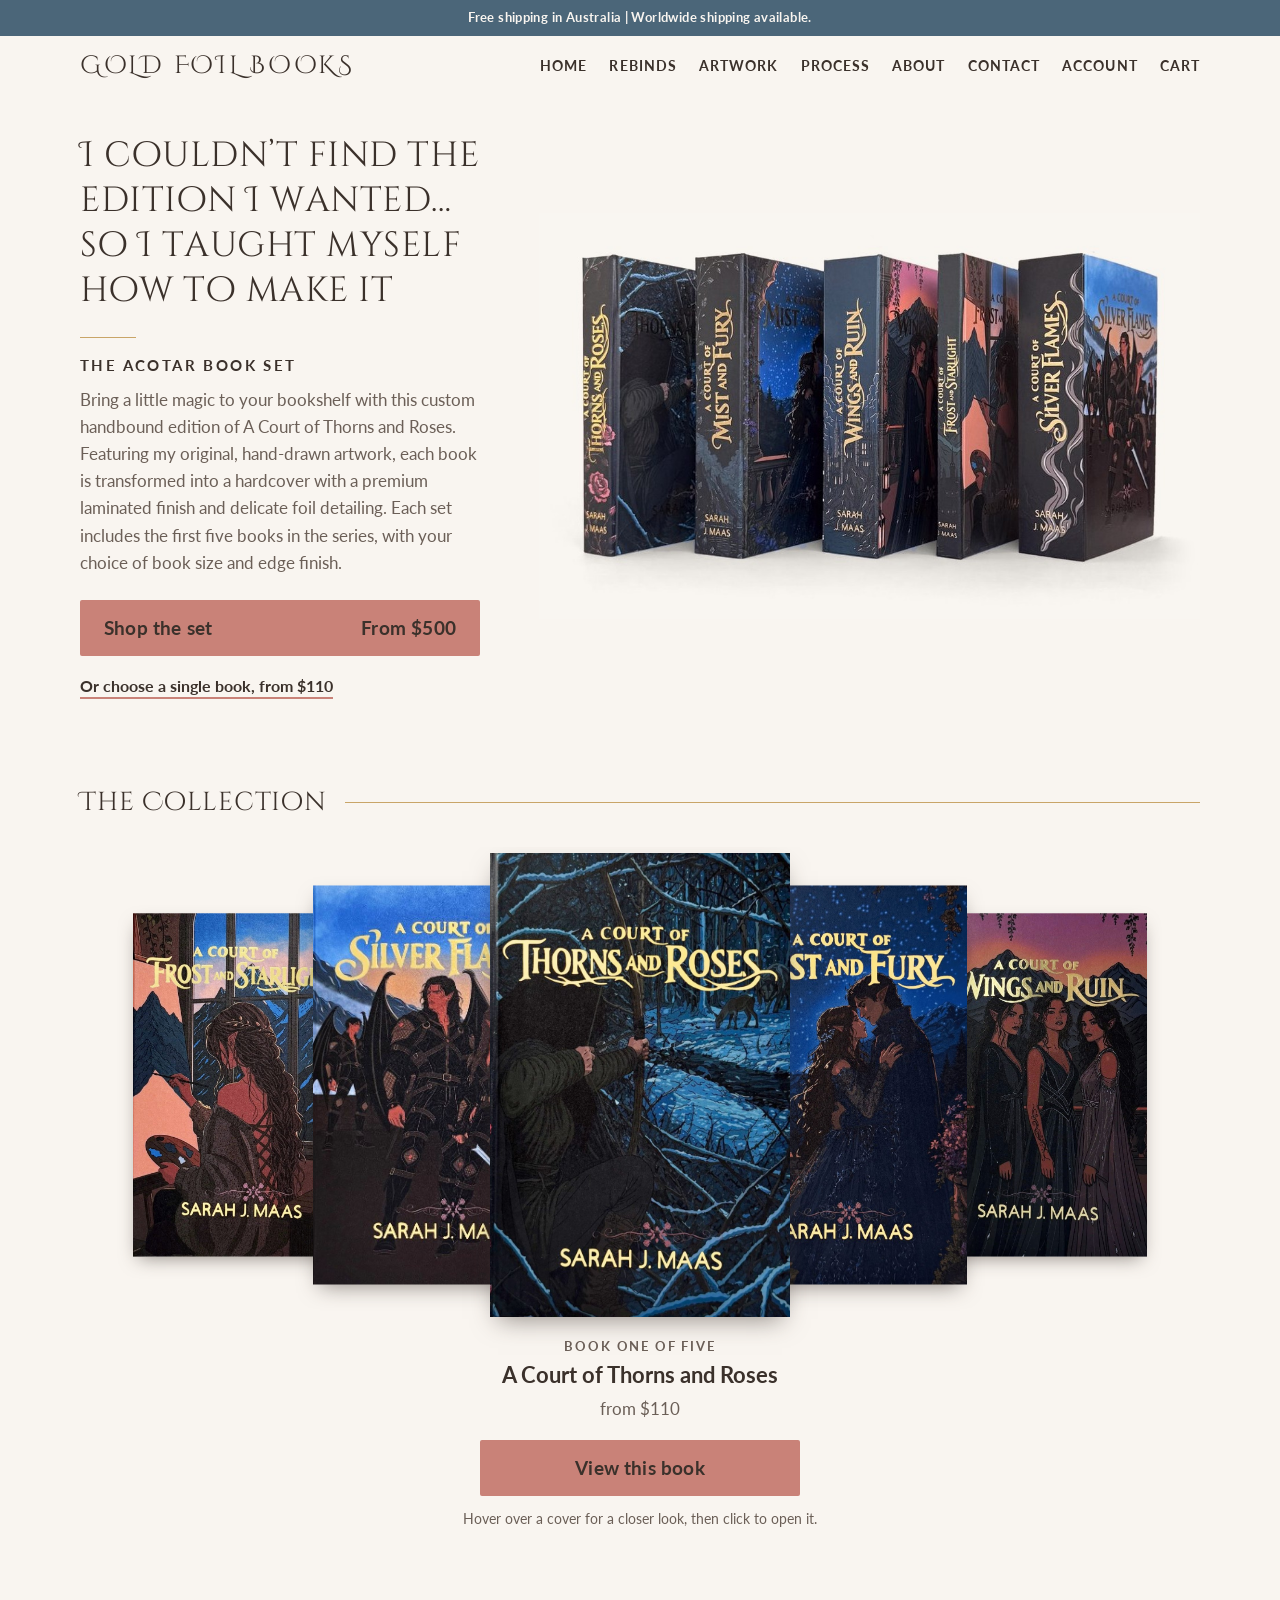
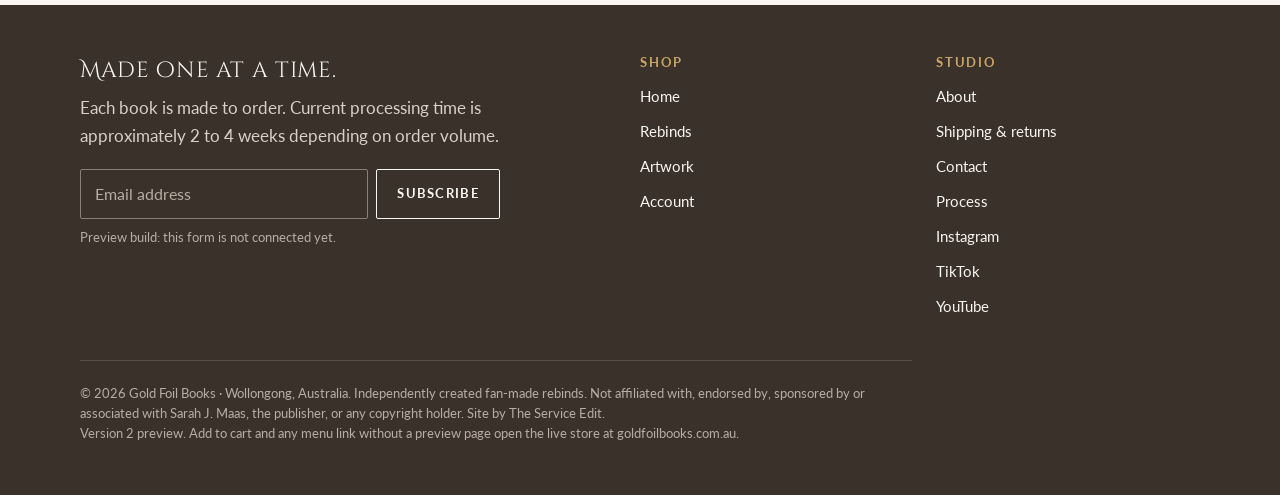
<file: index.html>
<!DOCTYPE html>
<html lang="en-AU">
<head>
<meta charset="utf-8">
<meta name="viewport" content="width=device-width, initial-scale=1">
<meta name="robots" content="noindex, nofollow">
<title>Gold Foil Books v2</title>
<meta name="description" content="Handbound editions of the A Court of Thorns and Roses series with original hand-drawn artwork. Version 2 preview.">
<link rel="preconnect" href="https://fonts.googleapis.com">
<link rel="preconnect" href="https://fonts.gstatic.com" crossorigin>
<link rel="stylesheet" href="https://fonts.googleapis.com/css2?family=Cinzel+Decorative:wght@400;700&family=Lato:wght@300;400;700;900&family=Gloock&display=swap">
<link rel="stylesheet" href="css/site.11.css">
</head>
<body>
<p class="bar-top">Free shipping in Australia | Worldwide shipping available.</p>
<header class="head">
  <a class="wordmark" href="index.html">Gold Foil Books</a>
  <nav class="nav" aria-label="Main"><a href="index.html">Home</a><a href="https://www.goldfoilbooks.com.au/rebinds">Rebinds</a><a href="https://www.goldfoilbooks.com.au/artwork">Artwork</a><a href="https://www.goldfoilbooks.com.au/process">Process</a><a href="https://www.goldfoilbooks.com.au/about">About</a><a href="https://www.goldfoilbooks.com.au/contact">Contact</a><a href="https://www.goldfoilbooks.com.au/account/login">Account</a><a href="https://www.goldfoilbooks.com.au/cart">Cart</a></nav>
  <div class="mob">
    <a href="https://www.goldfoilbooks.com.au/cart">Cart</a>
    <details class="menu"><summary>Menu</summary><nav aria-label="Main menu"><a href="index.html">Home</a><a href="https://www.goldfoilbooks.com.au/rebinds">Rebinds</a><a href="https://www.goldfoilbooks.com.au/artwork">Artwork</a><a href="https://www.goldfoilbooks.com.au/process">Process</a><a href="https://www.goldfoilbooks.com.au/about">About</a><a href="https://www.goldfoilbooks.com.au/contact">Contact</a><a href="https://www.goldfoilbooks.com.au/account/login">Account</a><a href="https://www.goldfoilbooks.com.au/cart">Cart</a></nav></details>
  </div>
</header>
<main>
<section class="hero">
  <figure><img src="assets/img/hero-set-cream.jpg" width="963" height="591" fetchpriority="high" alt="All five handbound books standing in a row, spines foiled in gold."></figure>
  <h1 class="h1">I couldn&rsquo;t find the edition I wanted&hellip; so I taught myself how to make it</h1>
  <div class="setblock">
    <div class="rule" aria-hidden="true"></div>
    <h2 class="settitle">The ACOTAR Book Set</h2>
    <p class="desc">Bring a little magic to your bookshelf with this custom handbound edition of A Court of Thorns and Roses. Featuring my original, hand-drawn artwork, each book is transformed into a hardcover with a premium laminated finish and delicate foil detailing. Each set includes the first five books in the series, with your choice of book size and edge finish.</p>
    <a class="btn btn--split" href="set.html"><span>Shop the set</span><span class="num">From $500</span></a>
    <p class="alt"><a class="link" href="#collection">Or choose a single book, from $110</a></p>
  </div>
</section>

<section id="collection">
  <div class="wrap"><div class="sec-head"><h2 class="h2">The Collection</h2></div></div>
  <div class="fan" data-fan>
    <ul class="fan-row">
      <li data-o="0"><a href="book-one.html" data-t="A Court of Thorns and Roses" data-n="Book one of five"><img src="assets/img/acotar-face.jpg" width="808" height="1248" loading="lazy" alt="A Court of Thorns and Roses: the finished handbound cover."></a></li>
      <li data-o="1"><a href="https://www.goldfoilbooks.com.au/rebinds/p/a-court-of-mist-and-fury-handbound" data-t="A Court of Mist and Fury" data-n="Book two of five"><img src="assets/img/acomaf-face.jpg" width="808" height="1248" loading="lazy" alt="A Court of Mist and Fury: the finished handbound cover."></a></li>
      <li data-o="2"><a href="https://www.goldfoilbooks.com.au/rebinds/p/a-court-of-wings-and-ruin-hand-bound" data-t="A Court of Wings and Ruin" data-n="Book three of five"><img src="assets/img/acowar-face-c.jpg" width="808" height="1248" loading="lazy" alt="A Court of Wings and Ruin: the finished handbound cover."></a></li>
      <li data-o="-2"><a href="https://www.goldfoilbooks.com.au/rebinds/p/a-court-of-frost-and-starlight-handbound" data-t="A Court of Frost and Starlight" data-n="Book four of five"><img src="assets/img/acofas-face-c.jpg" width="808" height="1248" loading="lazy" alt="A Court of Frost and Starlight: the finished handbound cover."></a></li>
      <li data-o="-1"><a href="https://www.goldfoilbooks.com.au/rebinds/p/a-court-of-silver-flames-handbound" data-t="A Court of Silver Flames" data-n="Book five of five"><img src="assets/img/acosf-face-b.jpg" width="808" height="1248" loading="lazy" alt="A Court of Silver Flames: the finished handbound cover."></a></li>
    </ul>
    <ol class="fan-dots" aria-hidden="true"><li class="on"></li><li></li><li></li><li></li><li></li></ol>
    <div class="fan-cap" aria-live="polite">
      <p class="kick" data-fan-n>Book one of five</p>
      <h3 data-fan-t>A Court of Thorns and Roses</h3>
      <p class="p num">from $110</p>
      <a class="btn" data-fan-link href="book-one.html">View this book</a>
      <p class="small fan-hint">Choose a cover to open that book.</p>
    </div>
  </div>
</section>
</main>

<div class="bar"><a class="btn btn--split" href="set.html"><span>Shop the set</span><span class="num">From $500</span></a></div>
<footer class="foot">
  <div class="in">
    <div>
      <h2>Made one at a time.</h2>
      <p>Each book is made to order. Current processing time is approximately 2 to 4 weeks depending on order volume.</p>
      <form data-signup>
        <label class="sr" for="email">Email address</label>
        <input id="email" type="email" name="email" placeholder="Email address" autocomplete="email" required>
        <button type="submit">Subscribe</button>
      </form>
      <p class="note" role="status">Preview build: this form is not connected yet.</p>
    </div>
    <div>
      <h3>Shop</h3>
      <ul>
        <li><a href="index.html">Home</a></li>
        <li><a href="https://www.goldfoilbooks.com.au/rebinds">Rebinds</a></li>
        <li><a href="https://www.goldfoilbooks.com.au/artwork">Artwork</a></li>
        <li><a href="https://www.goldfoilbooks.com.au/account/login">Account</a></li>
      </ul>
    </div>
    <div>
      <h3>Studio</h3>
      <ul>
        <li><a href="https://www.goldfoilbooks.com.au/about">About</a></li>
        <li><a href="https://www.goldfoilbooks.com.au/shipping">Shipping &amp; returns</a></li>
        <li><a href="https://www.goldfoilbooks.com.au/contact">Contact</a></li>
        <li><a href="https://www.goldfoilbooks.com.au/process">Process</a></li>
        <li><a href="https://instagram.com/goldfoilbooks">Instagram</a></li>
        <li><a href="https://www.tiktok.com/@goldfoilbooks">TikTok</a></li>
        <li><a href="https://www.youtube.com/@GoldFoilBooks">YouTube</a></li>
      </ul>
    </div>
    <p class="fine">&copy; 2026 Gold Foil Books &middot; Wollongong, Australia. Independently created fan-made rebinds. Not affiliated with, endorsed by, sponsored by or associated with Sarah J. Maas, the publisher, or any copyright holder. Site by <a href="https://theserviceedit.com">The Service Edit</a>.<br>Version 2 preview. Add to cart and any menu link without a preview page open the live store at goldfoilbooks.com.au.</p>
  </div>
</footer>
<script src="js/site.11.js"></script>
</body>
</html>
</file>
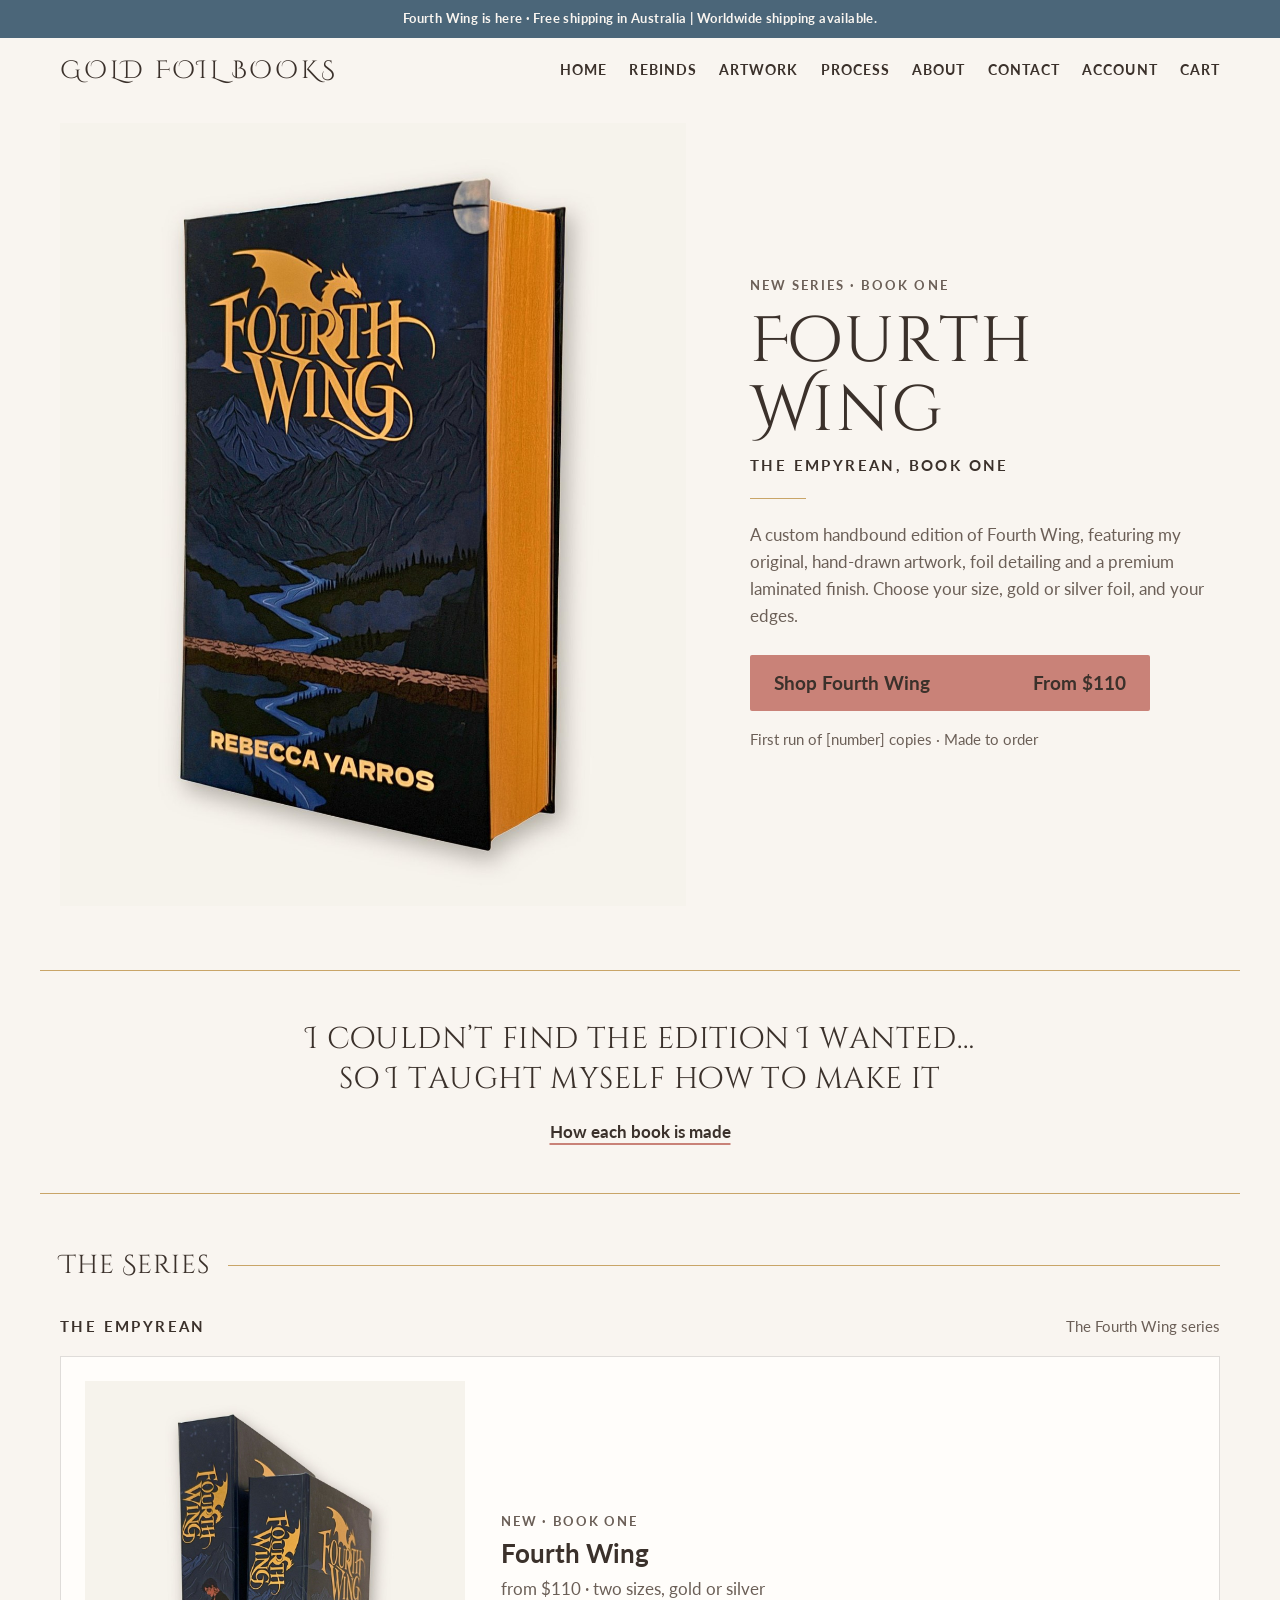
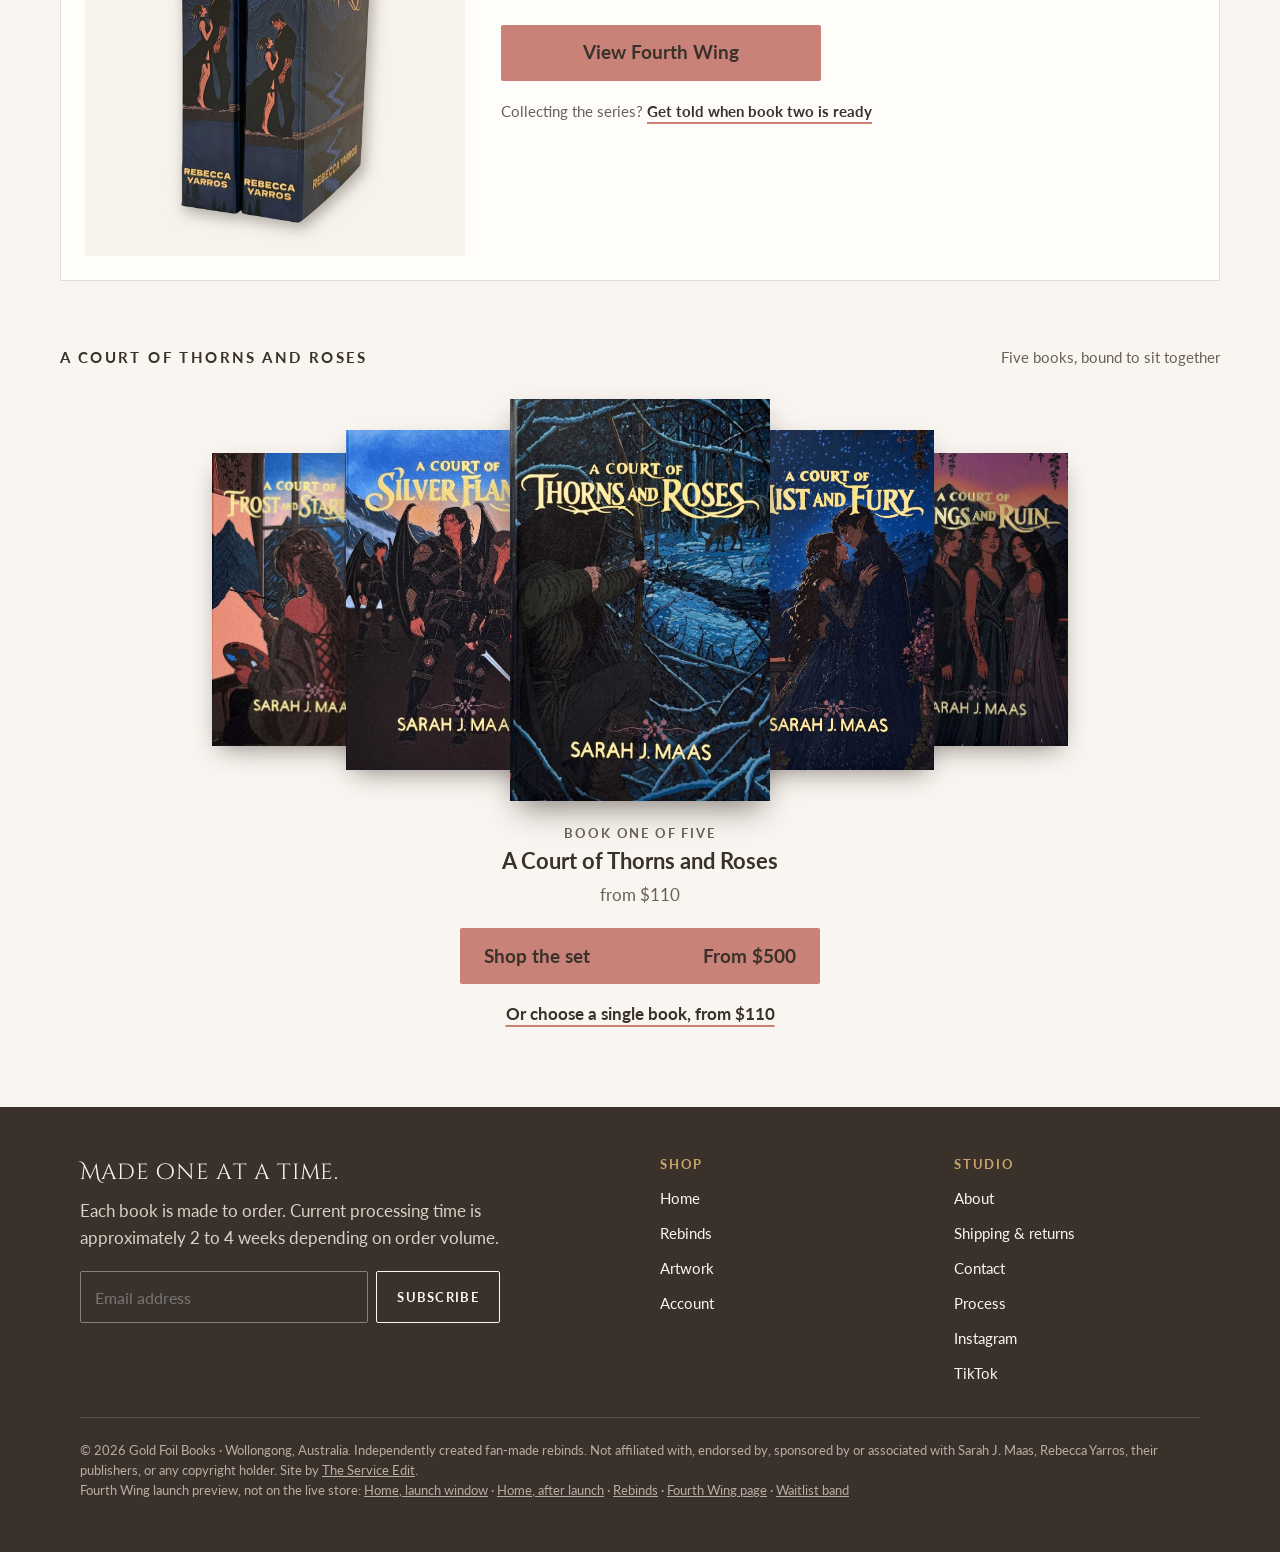
<file: fourth-wing/index.html>
<!DOCTYPE html>
<html lang="en-AU">
<head>
<meta charset="utf-8">
<meta name="viewport" content="width=device-width, initial-scale=1">
<meta name="robots" content="noindex, nofollow">
<title>Home, Fourth Wing launch window | Gold Foil Books v2 preview</title>
<link rel="preconnect" href="https://fonts.googleapis.com">
<link rel="preconnect" href="https://fonts.gstatic.com" crossorigin>
<link rel="stylesheet" href="https://fonts.googleapis.com/css2?family=Cinzel+Decorative:wght@400;700&amp;family=Lato:wght@300;400;700;900&amp;display=swap">
<style>
body{margin:0;background:#F9F5F0}
a:hover{color:#C98278}
:focus-visible{outline:3px solid #4B6679;outline-offset:3px}
details summary{list-style:none}
details summary::-webkit-details-marker{display:none}
details summary::after{content:"+";float:right;font-weight:400;font-size:20px;line-height:1}
details[open] summary::after{content:"\2212"}
</style>
</head>
<body>
<div style="container-type: inline-size; background: #F9F5F0; color: #3B312B; font: 400 17px/1.6 'Lato', Arial, sans-serif; min-height: 100%">

<p style="margin: 0; background: #4B6679; color: #F9F5F0; text-align: center; font: 700 13px/1.35 'Lato', Arial, sans-serif; letter-spacing: .03em; padding: 10px 12px">Fourth Wing is here &middot; Free shipping in Australia | Worldwide shipping available.</p>

<header style="max-width: 1200px; margin: 0 auto; padding: 16px 20px; display: flex; flex-wrap: wrap; align-items: center; justify-content: space-between; gap: 6px 24px; box-sizing: border-box">
<a href="index.html" style="font: 400 clamp(17px, 2.2cqi, 25px)/1 'Cinzel Decorative', Georgia, serif; letter-spacing: .11em; text-transform: uppercase; text-decoration: none; color: #3B312B; white-space: nowrap; font-kerning: none">Gold Foil Books</a>
<nav aria-label="Main" style="display: flex; gap: 22px; overflow-x: auto; white-space: nowrap; font: 700 13.5px/1 'Lato', Arial, sans-serif; letter-spacing: .08em; text-transform: uppercase; max-width: 100%">
<a href="index.html" style="color: #3B312B; text-decoration: none; padding: 10px 0">Home</a>
<a href="rebinds.html" style="color: #3B312B; text-decoration: none; padding: 10px 0">Rebinds</a>
<a href="https://www.goldfoilbooks.com.au/artwork" style="color: #3B312B; text-decoration: none; padding: 10px 0">Artwork</a>
<a href="https://www.goldfoilbooks.com.au/process" style="color: #3B312B; text-decoration: none; padding: 10px 0">Process</a>
<a href="https://www.goldfoilbooks.com.au/about" style="color: #3B312B; text-decoration: none; padding: 10px 0">About</a>
<a href="https://www.goldfoilbooks.com.au/contact" style="color: #3B312B; text-decoration: none; padding: 10px 0">Contact</a>
<a href="https://www.goldfoilbooks.com.au/account/login" style="color: #3B312B; text-decoration: none; padding: 10px 0">Account</a>
<a href="https://www.goldfoilbooks.com.au/cart" style="color: #3B312B; text-decoration: none; padding: 10px 0">Cart</a>
</nav>
</header>

<main>


<section aria-labelledby="fw-hero" style="max-width: 1200px; margin: 0 auto; padding: 20px 20px 64px; display: flex; flex-wrap: wrap; align-items: center; gap: 32px 64px; box-sizing: border-box">
<figure style="flex: 1 1 420px; margin: 0">
<img src="../assets/img/fw/fw-lead-edges.jpg" alt="Fourth Wing handbound edition standing upright: the illustrated night-mountain cover with gold foil title and sprayed gold page edges." style="display: block; width: 100%; aspect-ratio: 4 / 5; object-fit: cover">
</figure>
<div style="flex: 1 1 340px; max-width: 470px">
<p style="margin: 0; font: 700 13px/1.3 'Lato', Arial, sans-serif; letter-spacing: .16em; text-transform: uppercase; color: #6B5F57">New series &middot; Book one</p>
<h1 id="fw-hero" style="margin: 14px 0 0; font: 400 clamp(36px, 5.2cqi, 64px)/1.08 'Cinzel Decorative', Georgia, serif; letter-spacing: .02em; font-kerning: none">Fourth Wing</h1>
<p style="margin: 10px 0 0; font: 700 15px/1.3 'Lato', Arial, sans-serif; letter-spacing: .16em; text-transform: uppercase">The Empyrean, book one</p>
<div aria-hidden="true" style="width: 56px; height: 1px; background: #C9A568; margin: 22px 0"></div>
<p style="margin: 0; color: #6B5F57; max-width: 34em">A custom handbound edition of Fourth Wing, featuring my original, hand-drawn artwork, foil detailing and a premium laminated finish. Choose your size, gold or silver foil, and your edges.</p>
<a href="fourth-wing.html" style="margin-top: 26px; display: flex; align-items: center; justify-content: space-between; gap: 14px; min-height: 56px; padding: 0 24px; background: #C98278; color: #3B312B; border-radius: 2px; font: 700 19px/1.2 'Lato', Arial, sans-serif; text-decoration: none; max-width: 400px; box-sizing: border-box"><span>Shop Fourth Wing</span><span>From $110</span></a>
<p style="margin: 16px 0 0; font-size: 15px; color: #6B5F57">First run of [number] copies &middot; Made to order</p>
</div>
</section>

<section aria-label="Our story" style="border-block: 1px solid #C9A568; max-width: 1200px; margin: 0 auto; padding: 48px 20px; text-align: center; box-sizing: border-box">
<p style="margin: 0 auto; max-width: 30em; font: 400 clamp(21px, 2.4cqi, 30px)/1.35 'Cinzel Decorative', Georgia, serif; letter-spacing: .015em; font-kerning: none; text-wrap: balance">I couldn&rsquo;t find the edition I wanted&hellip; so I taught myself how to make it</p>
<p style="margin: 18px 0 0"><a href="https://www.goldfoilbooks.com.au/process" style="color: #3B312B; font-weight: 700; text-decoration: underline; text-decoration-color: #C98278; text-decoration-thickness: 2px; text-underline-offset: 5px">How each book is made</a></p>
</section>




<section aria-labelledby="series" style="max-width: 1200px; margin: 0 auto; padding: 56px 20px 24px; box-sizing: border-box">
<div style="display: flex; align-items: center; gap: 18px; margin-bottom: 32px">
<h2 id="series" style="margin: 0; font: 400 clamp(21px, 2cqi, 27px)/1.25 'Cinzel Decorative', Georgia, serif; letter-spacing: .03em; font-kerning: none">The Series</h2>
<div aria-hidden="true" style="flex: 1; height: 1px; background: #C9A568"></div>
</div>

<div style="display: flex; flex-wrap: wrap; align-items: baseline; justify-content: space-between; gap: 4px 20px; margin-bottom: 18px">
<h3 style="margin: 0; font: 700 15px/1.3 'Lato', Arial, sans-serif; letter-spacing: .16em; text-transform: uppercase">The Empyrean</h3>
<p style="margin: 0; font-size: 15px; color: #6B5F57">The Fourth Wing series</p>
</div>
<div style="display: flex; flex-wrap: wrap; gap: 20px">
<div style="flex: 2 1 520px; display: flex; flex-wrap: wrap; align-items: center; gap: 24px 36px; background: #FFFDFA; border: 1px solid rgba(59,49,43,.16); padding: 24px; box-sizing: border-box">
<img src="../assets/img/fw/fw-two-sizes.jpg" alt="Fourth Wing in both sizes, standing side by side, spines showing the illustrated couple and foiled title." style="flex: 1 1 220px; max-width: 380px; min-width: 0; display: block; aspect-ratio: 4 / 5; object-fit: cover">
<div style="flex: 1 1 240px">
<p style="margin: 0; font: 700 12.5px/1.3 'Lato', Arial, sans-serif; letter-spacing: .14em; text-transform: uppercase; color: #6B5F57">New &middot; Book one</p>
<h4 style="margin: 8px 0 0; font: 700 26px/1.2 'Lato', Arial, sans-serif">Fourth Wing</h4>
<p style="margin: 6px 0 0; color: #6B5F57">from $110 &middot; two sizes, gold or silver</p>
<a href="fourth-wing.html" style="margin-top: 22px; display: flex; align-items: center; justify-content: center; min-height: 56px; padding: 0 24px; background: #C98278; color: #3B312B; border-radius: 2px; font: 700 19px/1.2 'Lato', Arial, sans-serif; text-decoration: none; max-width: 320px; box-sizing: border-box">View Fourth Wing</a>
<p style="margin: 18px 0 0; font-size: 15px; color: #6B5F57">Collecting the series? <a href="fourth-wing.html#next" style="color: #3B312B; font-weight: 700; text-decoration: underline; text-decoration-color: #C98278; text-decoration-thickness: 2px; text-underline-offset: 5px">Get told when book two is ready</a></p>
</div>
</div>
</div>

<div style="display: flex; flex-wrap: wrap; align-items: baseline; justify-content: space-between; gap: 4px 20px; margin: 64px 0 22px">
<h3 style="margin: 0; font: 700 15px/1.3 'Lato', Arial, sans-serif; letter-spacing: .16em; text-transform: uppercase">A Court of Thorns and Roses</h3>
<p style="margin: 0; font-size: 15px; color: #6B5F57">Five books, bound to sit together</p>
</div>
<ul aria-label="The ACOTAR books" style="list-style: none; margin: 0; padding: 8px 0 0; display: flex; justify-content: center; align-items: center">
<li style="width: min(190px, 24cqi); margin-right: calc(min(56px, 7cqi) * -1); position: relative; z-index: 1"><a href="https://www.goldfoilbooks.com.au/rebinds/p/a-court-of-frost-and-starlight-handbound" style="display: block; box-shadow: 0 10px 24px -8px rgba(59,49,43,.55)"><img src="../assets/img/acofas-face-c.jpg" alt="A Court of Frost and Starlight: the finished handbound cover." style="display: block; width: 100%; aspect-ratio: .647; object-fit: cover"></a></li>
<li style="width: min(220px, 28cqi); margin-right: calc(min(56px, 7cqi) * -1); position: relative; z-index: 2"><a href="https://www.goldfoilbooks.com.au/rebinds/p/a-court-of-silver-flames-handbound" style="display: block; box-shadow: 0 10px 24px -8px rgba(59,49,43,.55)"><img src="../assets/img/acosf-face-b.jpg" alt="A Court of Silver Flames: the finished handbound cover." style="display: block; width: 100%; aspect-ratio: .647; object-fit: cover"></a></li>
<li style="width: min(260px, 33cqi); position: relative; z-index: 3"><a href="https://www.goldfoilbooks.com.au/rebinds/p/a-court-of-thorns-and-roses-handbound" style="display: block; box-shadow: 0 14px 30px -8px rgba(59,49,43,.6)"><img src="../assets/img/acotar-face.jpg" alt="A Court of Thorns and Roses: the finished handbound cover." style="display: block; width: 100%; aspect-ratio: .647; object-fit: cover"></a></li>
<li style="width: min(220px, 28cqi); margin-left: calc(min(56px, 7cqi) * -1); position: relative; z-index: 2"><a href="https://www.goldfoilbooks.com.au/rebinds/p/a-court-of-mist-and-fury-handbound" style="display: block; box-shadow: 0 10px 24px -8px rgba(59,49,43,.55)"><img src="../assets/img/acomaf-face.jpg" alt="A Court of Mist and Fury: the finished handbound cover." style="display: block; width: 100%; aspect-ratio: .647; object-fit: cover"></a></li>
<li style="width: min(190px, 24cqi); margin-left: calc(min(56px, 7cqi) * -1); position: relative; z-index: 1"><a href="https://www.goldfoilbooks.com.au/rebinds/p/a-court-of-wings-and-ruin-hand-bound" style="display: block; box-shadow: 0 10px 24px -8px rgba(59,49,43,.55)"><img src="../assets/img/acowar-face-c.jpg" alt="A Court of Wings and Ruin: the finished handbound cover." style="display: block; width: 100%; aspect-ratio: .647; object-fit: cover"></a></li>
</ul>
<div style="text-align: center; padding-top: 24px; display: grid; justify-items: center; gap: 6px">
<p style="margin: 0; font: 700 13px/1.3 'Lato', Arial, sans-serif; letter-spacing: .14em; text-transform: uppercase; color: #6B5F57">Book one of five</p>
<p style="margin: 0; font: 700 22px/1.25 'Lato', Arial, sans-serif">A Court of Thorns and Roses</p>
<p style="margin: 0; color: #6B5F57">from $110</p>
<a href="https://www.goldfoilbooks.com.au/rebinds" style="margin-top: 14px; width: 100%; max-width: 360px; display: flex; align-items: center; justify-content: space-between; gap: 14px; min-height: 56px; padding: 0 24px; background: #C98278; color: #3B312B; border-radius: 2px; font: 700 19px/1.2 'Lato', Arial, sans-serif; text-decoration: none; box-sizing: border-box"><span>Shop the set</span><span>From $500</span></a>
<a href="rebinds.html#acotar" style="margin-top: 10px; color: #3B312B; font-weight: 700; text-decoration: underline; text-decoration-color: #C98278; text-decoration-thickness: 2px; text-underline-offset: 5px">Or choose a single book, from $110</a>
</div>
</section>

</main>

<footer style="background: #3B312B; color: #F9F5F0; padding: 52px 20px; margin-top: 56px">
<div style="max-width: 1120px; margin: 0 auto; display: flex; flex-wrap: wrap; gap: 32px 48px">
<div style="flex: 2 1 320px">
<h2 style="margin: 0; font: 400 22px/1.25 'Cinzel Decorative', Georgia, serif; letter-spacing: .03em; font-kerning: none">Made one at a time.</h2>
<p style="margin: 10px 0 0; color: #D9D0C7; max-width: 27em">Each book is made to order. Current processing time is approximately 2 to 4 weeks depending on order volume.</p>
<form style="display: flex; gap: 8px; margin-top: 20px; max-width: 420px">
<label for="f-email" style="position: absolute; width: 1px; height: 1px; overflow: hidden; clip-path: inset(50%)">Email address</label>
<input id="f-email" type="email" placeholder="Email address" style="flex: 1; min-width: 0; min-height: 50px; padding: 0 14px; background: transparent; border: 1px solid #8A7F76; border-radius: 2px; color: #F9F5F0; font: 400 16px 'Lato', Arial, sans-serif">
<button type="button" style="min-height: 50px; padding: 0 20px; background: transparent; color: #F9F5F0; border: 1px solid #F9F5F0; border-radius: 2px; font: 700 13px/1 'Lato', Arial, sans-serif; letter-spacing: .1em; text-transform: uppercase">Subscribe</button>
</form>
</div>
<div style="flex: 1 1 140px">
<h3 style="margin: 0 0 14px; font: 700 12.5px/1 'Lato', Arial, sans-serif; letter-spacing: .14em; text-transform: uppercase; color: #C9A568">Shop</h3>
<ul style="list-style: none; margin: 0; padding: 0; display: grid; gap: 11px; font-size: 15px">
<li><a href="index.html" style="color: #F9F5F0; text-decoration: none">Home</a></li>
<li><a href="rebinds.html" style="color: #F9F5F0; text-decoration: none">Rebinds</a></li>
<li><a href="https://www.goldfoilbooks.com.au/artwork" style="color: #F9F5F0; text-decoration: none">Artwork</a></li>
<li><a href="https://www.goldfoilbooks.com.au/account/login" style="color: #F9F5F0; text-decoration: none">Account</a></li>
</ul>
</div>
<div style="flex: 1 1 140px">
<h3 style="margin: 0 0 14px; font: 700 12.5px/1 'Lato', Arial, sans-serif; letter-spacing: .14em; text-transform: uppercase; color: #C9A568">Studio</h3>
<ul style="list-style: none; margin: 0; padding: 0; display: grid; gap: 11px; font-size: 15px">
<li><a href="https://www.goldfoilbooks.com.au/about" style="color: #F9F5F0; text-decoration: none">About</a></li>
<li><a href="https://www.goldfoilbooks.com.au/shipping" style="color: #F9F5F0; text-decoration: none">Shipping &amp; returns</a></li>
<li><a href="https://www.goldfoilbooks.com.au/contact" style="color: #F9F5F0; text-decoration: none">Contact</a></li>
<li><a href="https://www.goldfoilbooks.com.au/process" style="color: #F9F5F0; text-decoration: none">Process</a></li>
<li><a href="https://instagram.com/goldfoilbooks" style="color: #F9F5F0; text-decoration: none">Instagram</a></li>
<li><a href="https://www.tiktok.com/@goldfoilbooks" style="color: #F9F5F0; text-decoration: none">TikTok</a></li>
</ul>
</div>
<p style="flex: 1 1 100%; margin: 0; font-size: 13px; line-height: 1.55; color: #B8ADA3; border-top: 1px solid #5A4E46; padding-top: 22px">&copy; 2026 Gold Foil Books &middot; Wollongong, Australia. Independently created fan-made rebinds. Not affiliated with, endorsed by, sponsored by or associated with Sarah J. Maas, Rebecca Yarros, their publishers, or any copyright holder. Site by <a href="https://theserviceedit.com" style="color:#B8ADA3">The Service Edit</a>.<br>Fourth Wing launch preview, not on the live store: <a href="index.html" style="color:#B8ADA3">Home, launch window</a> &middot; <a href="home-after-launch.html" style="color:#B8ADA3">Home, after launch</a> &middot; <a href="rebinds.html" style="color:#B8ADA3">Rebinds</a> &middot; <a href="fourth-wing.html" style="color:#B8ADA3">Fourth Wing page</a> &middot; <a href="waitlist.html" style="color:#B8ADA3">Waitlist band</a></p>
</div>
</footer>

</div>
</body>
</html>
</file>
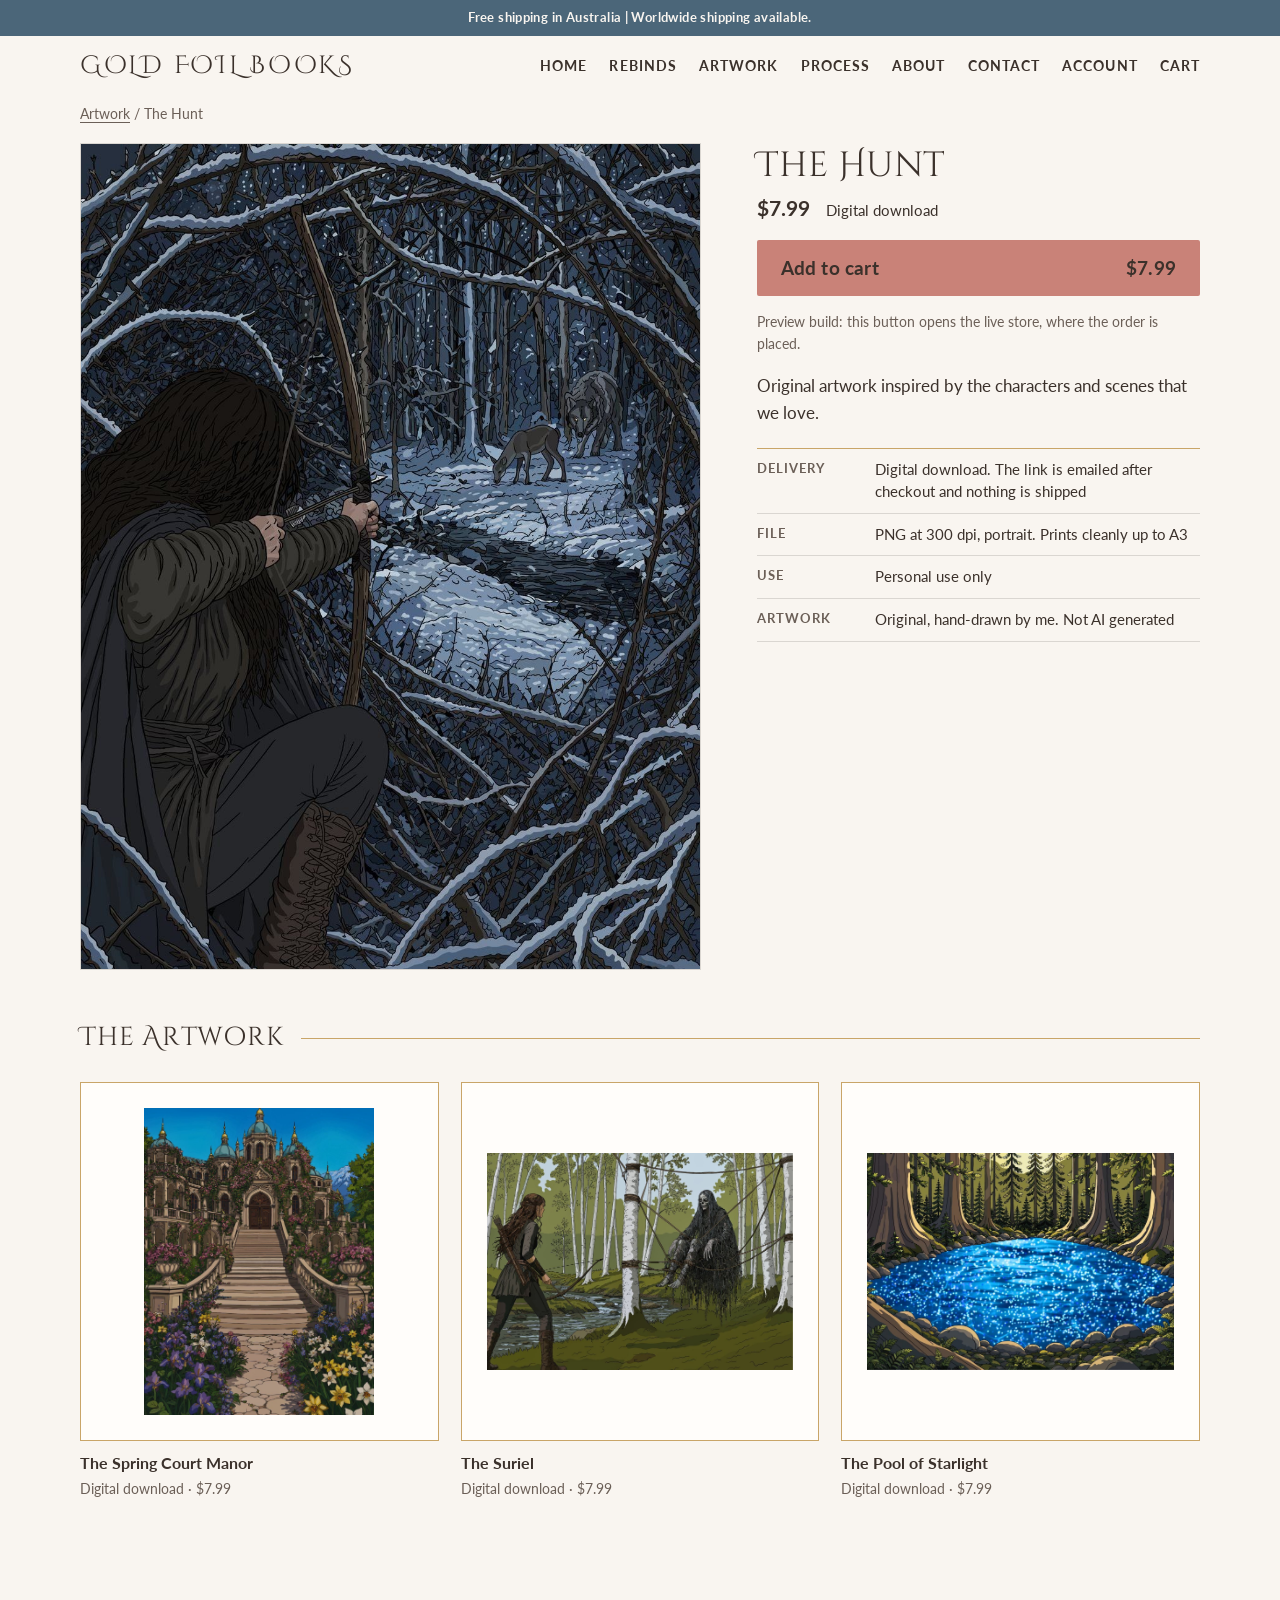
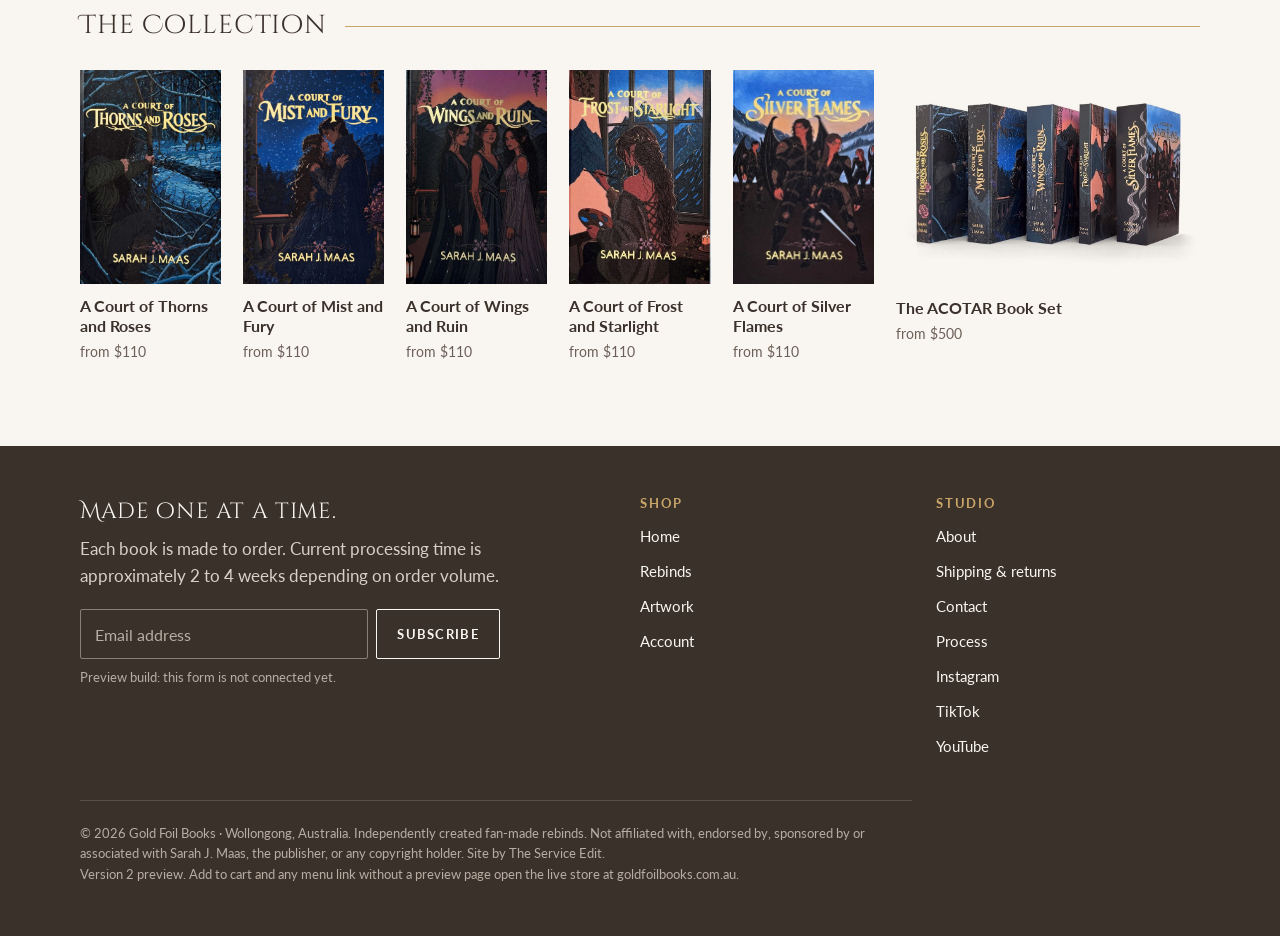
<file: art-the-hunt.html>
<!DOCTYPE html>
<html lang="en-AU">
<head>
<meta charset="utf-8">
<meta name="viewport" content="width=device-width, initial-scale=1">
<meta name="robots" content="noindex, nofollow">
<title>The Hunt | Gold Foil Books v2</title>
<meta name="description" content="The Hunt, original artwork as a digital download. Version 2 preview.">
<link rel="preconnect" href="https://fonts.googleapis.com">
<link rel="preconnect" href="https://fonts.gstatic.com" crossorigin>
<link rel="stylesheet" href="https://fonts.googleapis.com/css2?family=Cinzel+Decorative:wght@400;700&family=Lato:wght@300;400;700;900&family=Gloock&display=swap">
<link rel="stylesheet" href="css/site.11.css">
</head>
<body>
<p class="bar-top">Free shipping in Australia | Worldwide shipping available.</p>
<header class="head">
  <a class="wordmark" href="index.html">Gold Foil Books</a>
  <nav class="nav" aria-label="Main"><a href="index.html">Home</a><a href="https://www.goldfoilbooks.com.au/rebinds">Rebinds</a><a href="https://www.goldfoilbooks.com.au/artwork">Artwork</a><a href="https://www.goldfoilbooks.com.au/process">Process</a><a href="https://www.goldfoilbooks.com.au/about">About</a><a href="https://www.goldfoilbooks.com.au/contact">Contact</a><a href="https://www.goldfoilbooks.com.au/account/login">Account</a><a href="https://www.goldfoilbooks.com.au/cart">Cart</a></nav>
  <div class="mob">
    <a href="https://www.goldfoilbooks.com.au/cart">Cart</a>
    <details class="menu"><summary>Menu</summary><nav aria-label="Main menu"><a href="index.html">Home</a><a href="https://www.goldfoilbooks.com.au/rebinds">Rebinds</a><a href="https://www.goldfoilbooks.com.au/artwork">Artwork</a><a href="https://www.goldfoilbooks.com.au/process">Process</a><a href="https://www.goldfoilbooks.com.au/about">About</a><a href="https://www.goldfoilbooks.com.au/contact">Contact</a><a href="https://www.goldfoilbooks.com.au/account/login">Account</a><a href="https://www.goldfoilbooks.com.au/cart">Cart</a></nav></details>
  </div>
</header>
<main>
<p class="crumb"><a href="https://www.goldfoilbooks.com.au/artwork">Artwork</a> / The Hunt</p>
<div class="pdp">
  <div class="phead">
    <h1 class="h1">The Hunt</h1>
    <p class="meta"><span class="price num">$7.99</span><span>Digital download</span></p>
  </div>

  <div class="galwrap">
    <div class="gal gal--one">
      <figure><img src="assets/img/art-the-hunt.jpg" width="1000" height="1333" fetchpriority="high" alt="The Hunt: a cloaked archer kneels among snow-laden branches, bow drawn on a deer and a grey wolf across a frozen stream."></figure>
    </div>
  </div>

  <div class="buy">
    <a class="btn btn--split" href="https://www.goldfoilbooks.com.au/artwork/p/the-hunt-fantasy-digital-art"><span>Add to cart</span><span class="num">$7.99</span></a>
    <p class="prev">Preview build: this button opens the live store, where the order is placed.</p>
    <p class="desc-p">Original artwork inspired by the characters and scenes that we love.</p>
    <dl class="spec">
      <div><dt>Delivery</dt><dd>Digital download. The link is emailed after checkout and nothing is shipped</dd></div>
      <div><dt>File</dt><dd>PNG at 300 dpi, portrait. Prints cleanly up to A3</dd></div>
      <div><dt>Use</dt><dd>Personal use only</dd></div>
      <div><dt>Artwork</dt><dd>Original, hand-drawn by me. Not AI generated</dd></div>
    </dl>
  </div>
</div>

<section>
  <div class="wrap"><div class="sec-head"><h2 class="h2">The Artwork</h2></div></div>
  <ul class="cards" style="--n:3">
    <li class="card card--art"><a href="https://www.goldfoilbooks.com.au/artwork/p/spring-court-manor-fantasy-digital-art"><img src="assets/img/art-spring-court-manor.jpg" loading="lazy" alt="The Spring Court Manor: a domed manor above a flower-lined stone path."><span class="t">The Spring Court Manor</span><span class="p num">Digital download &middot; $7.99</span></a></li>
    <li class="card card--art"><a href="https://www.goldfoilbooks.com.au/artwork/p/the-suriel-fantasy-digital-art"><img src="assets/img/art-the-suriel.jpg" loading="lazy" alt="The Suriel: an archer at a stream in a birch wood, facing a hooded figure bound between the trees."><span class="t">The Suriel</span><span class="p num">Digital download &middot; $7.99</span></a></li>
    <li class="card card--art"><a href="https://www.goldfoilbooks.com.au/artwork/p/pool-of-starlight-fantasy-digital-art"><img src="assets/img/art-pool-of-starlight.jpg" loading="lazy" alt="The Pool of Starlight: a forest pool glowing with points of starlight between ancient trunks."><span class="t">The Pool of Starlight</span><span class="p num">Digital download &middot; $7.99</span></a></li>
  </ul>
</section>

<section>
  <div class="wrap"><div class="sec-head"><h2 class="h2">The Collection</h2></div></div>
  <ul class="cards" style="--n:7">
    <li class="card"><a href="book-one.html"><img src="assets/img/acotar-face.jpg" loading="lazy" alt="A Court of Thorns and Roses: the finished handbound cover."><span class="t">A Court of Thorns and Roses</span><span class="p num">from $110</span></a></li>
    <li class="card"><a href="https://www.goldfoilbooks.com.au/rebinds/p/a-court-of-mist-and-fury-handbound"><img src="assets/img/acomaf-face.jpg" loading="lazy" alt="A Court of Mist and Fury: the finished handbound cover."><span class="t">A Court of Mist and Fury</span><span class="p num">from $110</span></a></li>
    <li class="card"><a href="https://www.goldfoilbooks.com.au/rebinds/p/a-court-of-wings-and-ruin-hand-bound"><img src="assets/img/acowar-face-c.jpg" loading="lazy" alt="A Court of Wings and Ruin: the finished handbound cover."><span class="t">A Court of Wings and Ruin</span><span class="p num">from $110</span></a></li>
    <li class="card"><a href="https://www.goldfoilbooks.com.au/rebinds/p/a-court-of-frost-and-starlight-handbound"><img src="assets/img/acofas-face-c.jpg" loading="lazy" alt="A Court of Frost and Starlight: the finished handbound cover."><span class="t">A Court of Frost and Starlight</span><span class="p num">from $110</span></a></li>
    <li class="card"><a href="https://www.goldfoilbooks.com.au/rebinds/p/a-court-of-silver-flames-handbound"><img src="assets/img/acosf-face-b.jpg" loading="lazy" alt="A Court of Silver Flames: the finished handbound cover."><span class="t">A Court of Silver Flames</span><span class="p num">from $110</span></a></li>
    <li class="card card--set"><a href="set.html"><img src="assets/img/hero-set-cream.jpg" loading="lazy" alt="All five handbound books standing in a row."><span class="t">The ACOTAR Book Set</span><span class="p num">from $500</span></a></li>
  </ul>
</section>
</main>

<div class="bar"><a class="btn btn--split" href="https://www.goldfoilbooks.com.au/artwork/p/the-hunt-fantasy-digital-art"><span>Add to cart</span><span class="num">$7.99</span></a></div>
<footer class="foot">
  <div class="in">
    <div>
      <h2>Made one at a time.</h2>
      <p>Each book is made to order. Current processing time is approximately 2 to 4 weeks depending on order volume.</p>
      <form data-signup>
        <label class="sr" for="email">Email address</label>
        <input id="email" type="email" name="email" placeholder="Email address" autocomplete="email" required>
        <button type="submit">Subscribe</button>
      </form>
      <p class="note" role="status">Preview build: this form is not connected yet.</p>
    </div>
    <div>
      <h3>Shop</h3>
      <ul>
        <li><a href="index.html">Home</a></li>
        <li><a href="https://www.goldfoilbooks.com.au/rebinds">Rebinds</a></li>
        <li><a href="https://www.goldfoilbooks.com.au/artwork">Artwork</a></li>
        <li><a href="https://www.goldfoilbooks.com.au/account/login">Account</a></li>
      </ul>
    </div>
    <div>
      <h3>Studio</h3>
      <ul>
        <li><a href="https://www.goldfoilbooks.com.au/about">About</a></li>
        <li><a href="https://www.goldfoilbooks.com.au/shipping">Shipping &amp; returns</a></li>
        <li><a href="https://www.goldfoilbooks.com.au/contact">Contact</a></li>
        <li><a href="https://www.goldfoilbooks.com.au/process">Process</a></li>
        <li><a href="https://instagram.com/goldfoilbooks">Instagram</a></li>
        <li><a href="https://www.tiktok.com/@goldfoilbooks">TikTok</a></li>
        <li><a href="https://www.youtube.com/@GoldFoilBooks">YouTube</a></li>
      </ul>
    </div>
    <p class="fine">&copy; 2026 Gold Foil Books &middot; Wollongong, Australia. Independently created fan-made rebinds. Not affiliated with, endorsed by, sponsored by or associated with Sarah J. Maas, the publisher, or any copyright holder. Site by <a href="https://theserviceedit.com">The Service Edit</a>.<br>Version 2 preview. Add to cart and any menu link without a preview page open the live store at goldfoilbooks.com.au.</p>
  </div>
</footer>
<script src="js/site.11.js"></script>
</body>
</html>
</file>
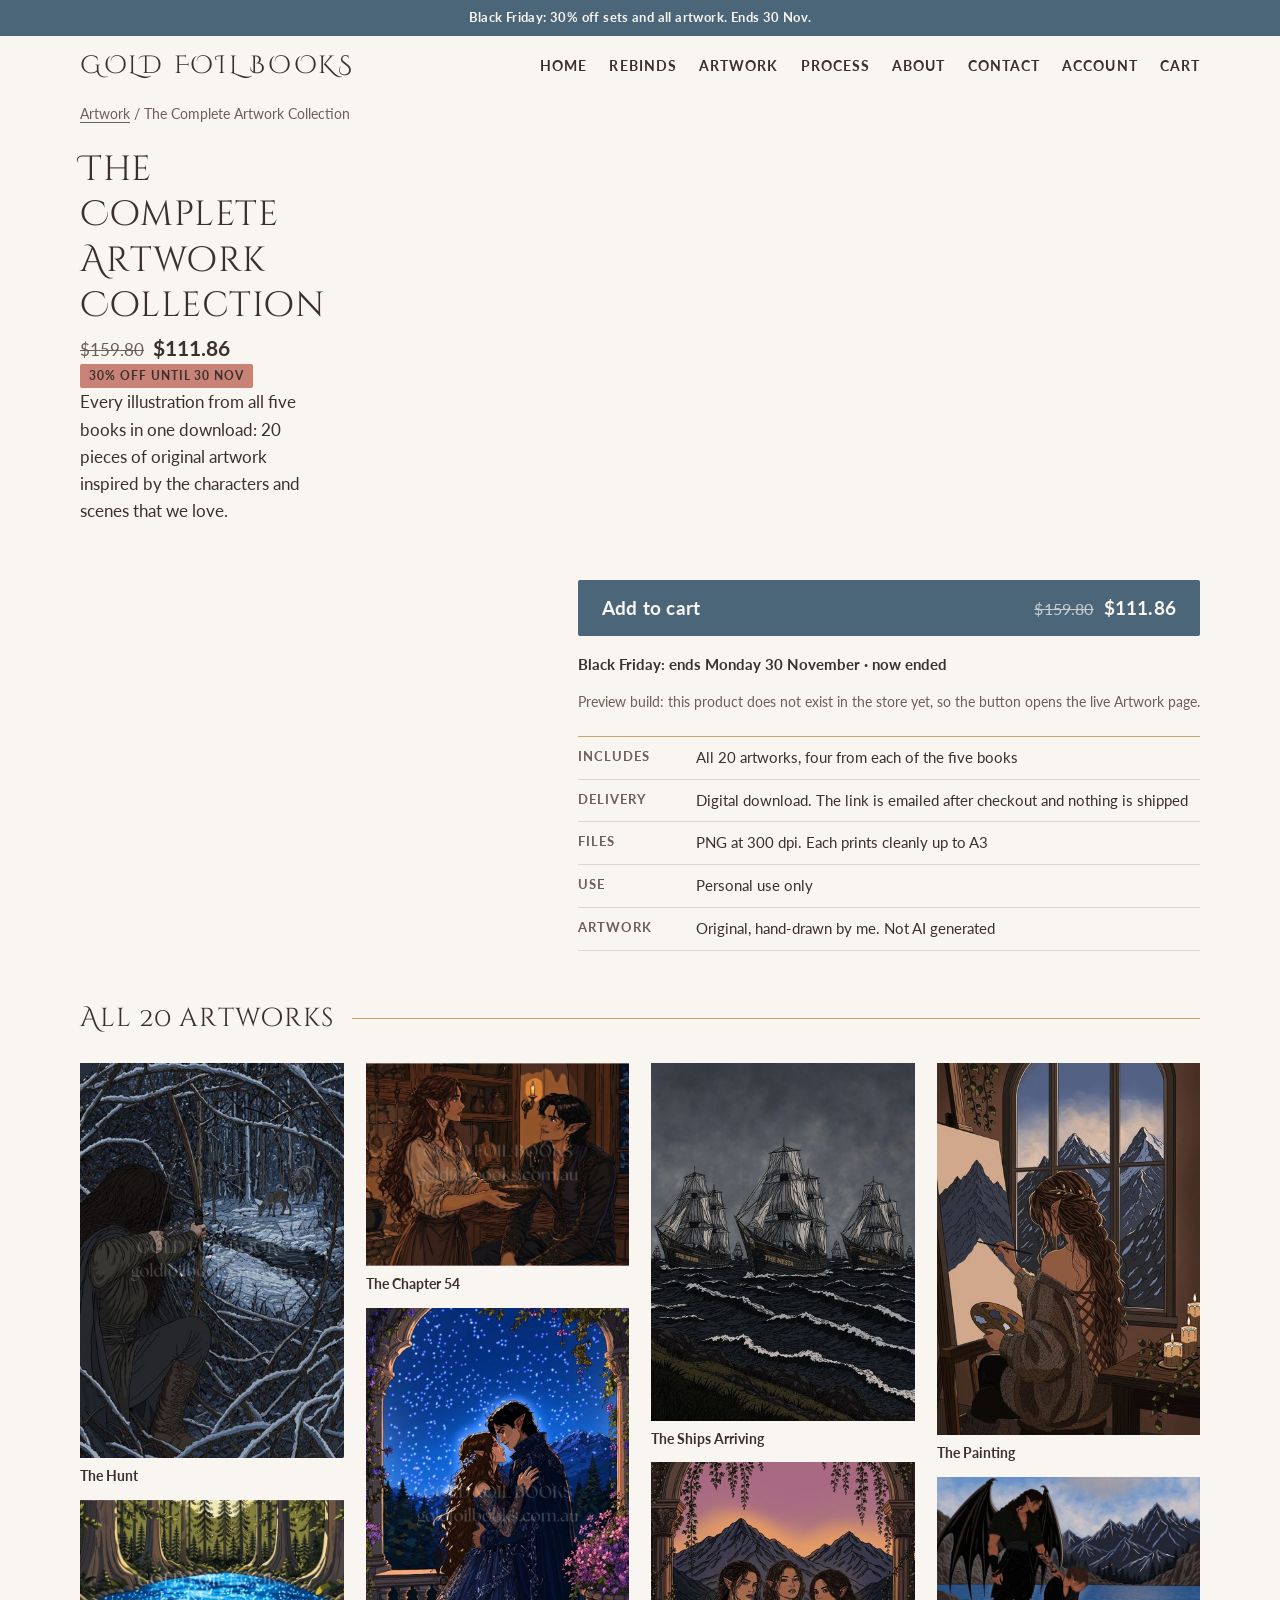
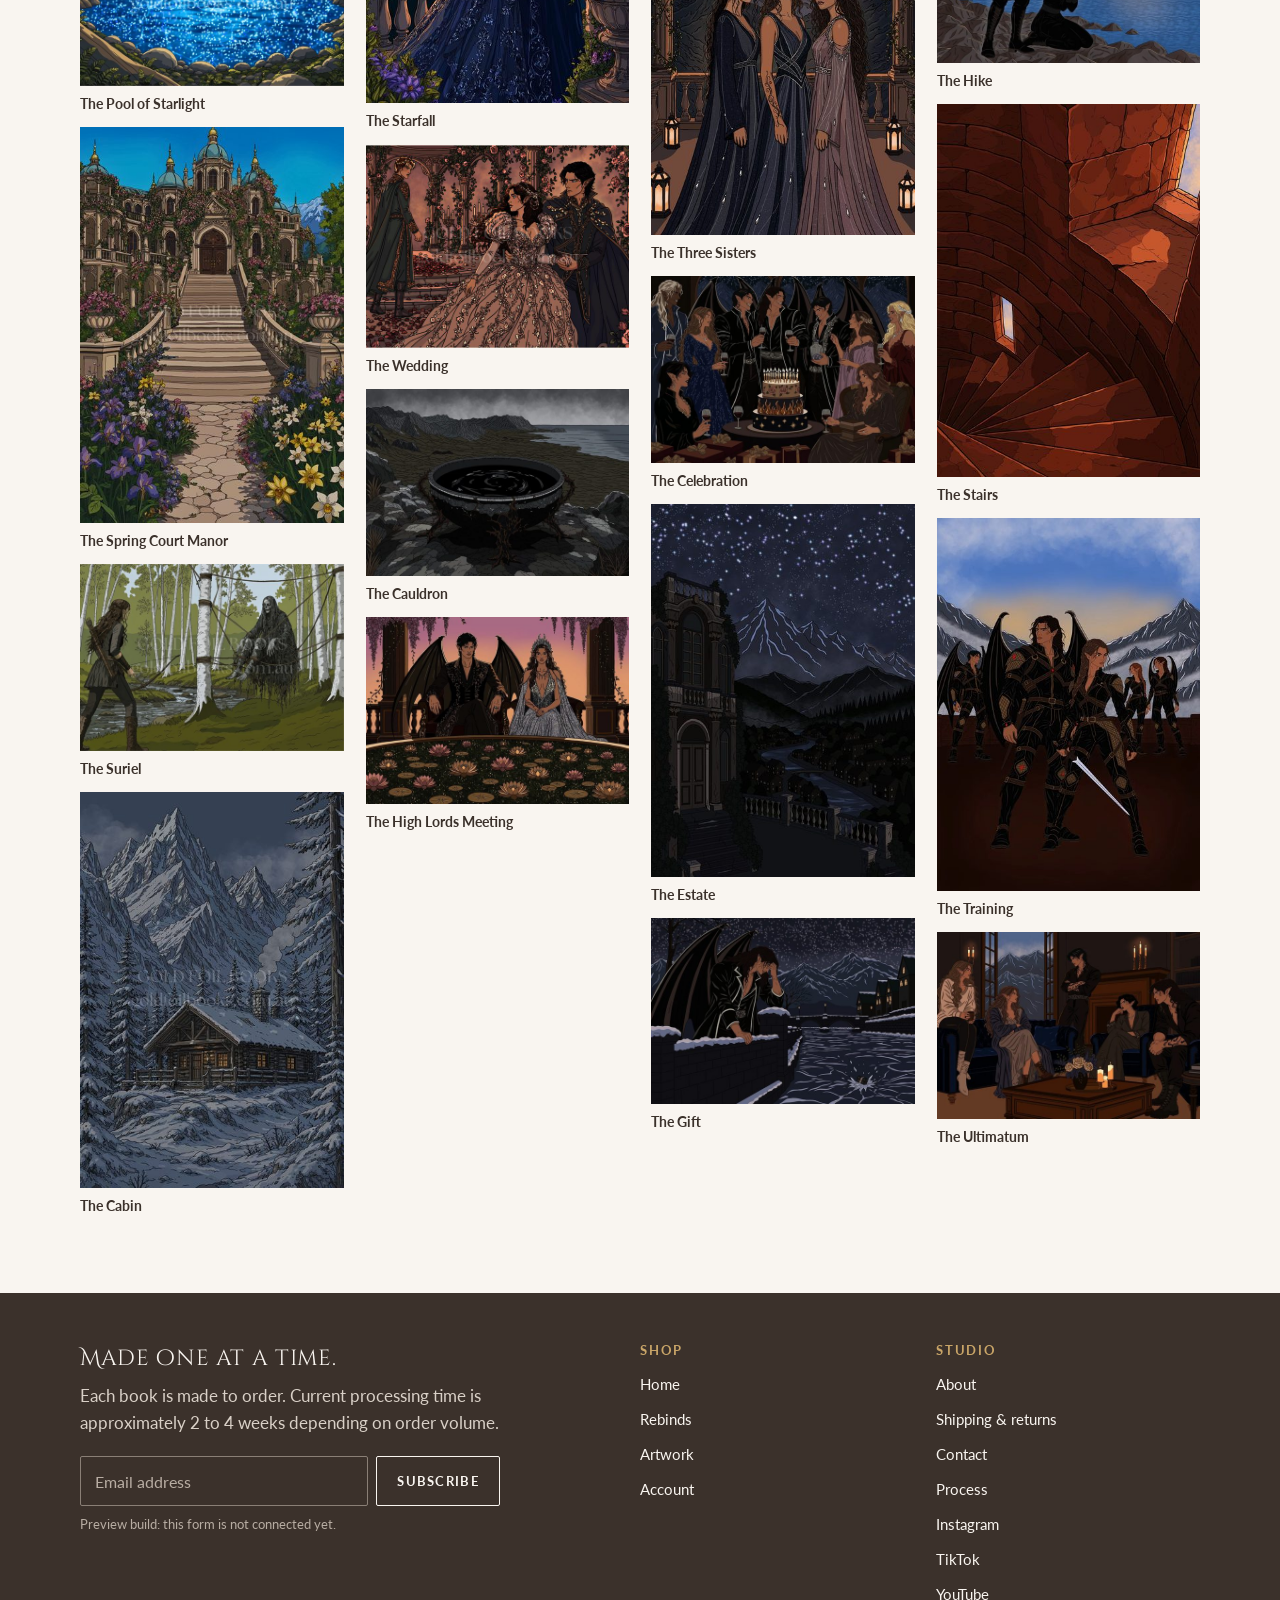
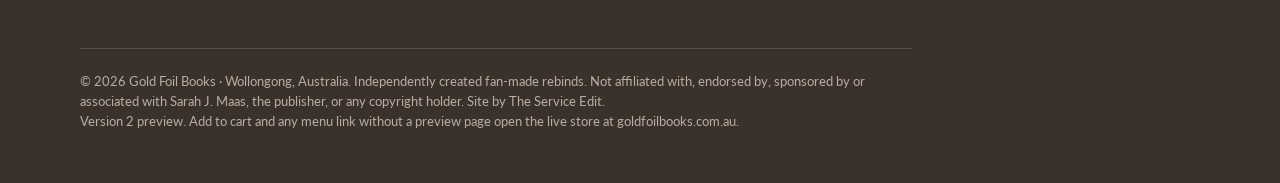
<file: artwork-collection.html>
<!DOCTYPE html>
<html lang="en-AU">
<head>
<meta charset="utf-8">
<meta name="viewport" content="width=device-width, initial-scale=1">
<meta name="robots" content="noindex, nofollow">
<title>The Complete Artwork Collection | Gold Foil Books v2</title>
<meta name="description" content="All 20 pieces of original artwork as digital downloads, 30% off for Black Friday. Preview.">
<link rel="preconnect" href="https://fonts.googleapis.com">
<link rel="preconnect" href="https://fonts.gstatic.com" crossorigin>
<link rel="stylesheet" href="https://fonts.googleapis.com/css2?family=Cinzel+Decorative:wght@400;700&family=Lato:wght@300;400;700;900&family=Gloock&display=swap">
<link rel="stylesheet" href="css/site.11.css">
</head>
<body>
<p class="bar-top bar-top--bf">Black Friday: 30% off sets and all artwork. Ends 30 Nov.</p>
<header class="head">
  <a class="wordmark" href="index.html">Gold Foil Books</a>
  <nav class="nav" aria-label="Main"><a href="index.html">Home</a><a href="https://www.goldfoilbooks.com.au/rebinds">Rebinds</a><a href="https://www.goldfoilbooks.com.au/artwork">Artwork</a><a href="https://www.goldfoilbooks.com.au/process">Process</a><a href="https://www.goldfoilbooks.com.au/about">About</a><a href="https://www.goldfoilbooks.com.au/contact">Contact</a><a href="https://www.goldfoilbooks.com.au/account/login">Account</a><a href="https://www.goldfoilbooks.com.au/cart">Cart</a></nav>
  <div class="mob">
    <a href="https://www.goldfoilbooks.com.au/cart">Cart</a>
    <details class="menu"><summary>Menu</summary><nav aria-label="Main menu"><a href="index.html">Home</a><a href="https://www.goldfoilbooks.com.au/rebinds">Rebinds</a><a href="https://www.goldfoilbooks.com.au/artwork">Artwork</a><a href="https://www.goldfoilbooks.com.au/process">Process</a><a href="https://www.goldfoilbooks.com.au/about">About</a><a href="https://www.goldfoilbooks.com.au/contact">Contact</a><a href="https://www.goldfoilbooks.com.au/account/login">Account</a><a href="https://www.goldfoilbooks.com.au/cart">Cart</a></nav></details>
  </div>
</header>
<main>
<p class="crumb"><a href="https://www.goldfoilbooks.com.au/artwork">Artwork</a> / The Complete Artwork Collection</p>
<div class="packhead wrap">
  <div>
    <h1 class="h1">The Complete Artwork Collection</h1>
    <p class="meta"><span class="price num"><s>$159.80</s> $111.86</span><span class="tag-sale">30% off until 30 Nov</span></p>
    <p class="desc-p">Every illustration from all five books in one download: 20 pieces of original artwork inspired by the characters and scenes that we love.</p>
  </div>
  <div class="buy">
    <a class="btn btn--split btn--slate" href="https://www.goldfoilbooks.com.au/artwork"><span>Add to cart</span><span class="num"><s>$159.80</s> $111.86</span></a>
    <p class="saving">Black Friday: ends Monday 30 November<span data-countdown="2026-11-30T12:59:00Z"></span></p>
    <p class="prev">Preview build: this product does not exist in the store yet, so the button opens the live Artwork page.</p>
    <dl class="spec">
      <div><dt>Includes</dt><dd>All 20 artworks, four from each of the five books</dd></div>
      <div><dt>Delivery</dt><dd>Digital download. The link is emailed after checkout and nothing is shipped</dd></div>
      <div><dt>Files</dt><dd>PNG at 300 dpi. Each prints cleanly up to A3</dd></div>
      <div><dt>Use</dt><dd>Personal use only</dd></div>
      <div><dt>Artwork</dt><dd>Original, hand-drawn by me. Not AI generated</dd></div>
    </dl>
  </div>
</div>
<section>
  <div class="wrap">
    <div class="sec-head"><h2 class="h2">All 20 artworks</h2></div>
    <ul class="mosaic mosaic--named">
      <li class="p"><img src="assets/art/the-hunt.jpg" width="373" height="560" loading="lazy" alt="The Hunt"><span>The Hunt</span></li>
      <li class="l"><img src="assets/art/pool-of-starlight.jpg" width="560" height="396" loading="lazy" alt="The Pool of Starlight"><span>The Pool of Starlight</span></li>
      <li class="p"><img src="assets/art/spring-court-manor.jpg" width="373" height="560" loading="lazy" alt="The Spring Court Manor"><span>The Spring Court Manor</span></li>
      <li class="l"><img src="assets/art/the-suriel.jpg" width="560" height="396" loading="lazy" alt="The Suriel"><span>The Suriel</span></li>
      <li class="p"><img src="assets/art/the-cabin.jpg" width="373" height="560" loading="lazy" alt="The Cabin"><span>The Cabin</span></li>
      <li class="l"><img src="assets/art/chapter-54.jpg" width="560" height="433" loading="lazy" alt="The Chapter 54"><span>The Chapter 54</span></li>
      <li class="p"><img src="assets/art/starfall-in-velaris.jpg" width="373" height="560" loading="lazy" alt="The Starfall"><span>The Starfall</span></li>
      <li class="l"><img src="assets/art/the-wedding.jpg" width="560" height="432" loading="lazy" alt="The Wedding"><span>The Wedding</span></li>
      <li class="l"><img src="assets/art/the-cauldron.jpg" width="560" height="396" loading="lazy" alt="The Cauldron"><span>The Cauldron</span></li>
      <li class="l"><img src="assets/art/the-high-lords-meeting.jpg" width="560" height="396" loading="lazy" alt="The High Lords Meeting"><span>The High Lords Meeting</span></li>
      <li class="p"><img src="assets/art/the-ships-arriving.jpg" width="412" height="560" loading="lazy" alt="The Ships Arriving"><span>The Ships Arriving</span></li>
      <li class="p"><img src="assets/art/the-three-sisters.jpg" width="396" height="560" loading="lazy" alt="The Three Sisters"><span>The Three Sisters</span></li>
      <li class="l"><img src="assets/art/the-celebration.jpg" width="560" height="396" loading="lazy" alt="The Celebration"><span>The Celebration</span></li>
      <li class="p"><img src="assets/art/the-estate.jpg" width="396" height="560" loading="lazy" alt="The Estate"><span>The Estate</span></li>
      <li class="l"><img src="assets/art/the-gift.jpg" width="560" height="396" loading="lazy" alt="The Gift"><span>The Gift</span></li>
      <li class="p"><img src="assets/art/the-painting.jpg" width="396" height="560" loading="lazy" alt="The Painting"><span>The Painting</span></li>
      <li class="l"><img src="assets/art/the-hike.jpg" width="560" height="396" loading="lazy" alt="The Hike"><span>The Hike</span></li>
      <li class="p"><img src="assets/art/the-stairs.jpg" width="396" height="560" loading="lazy" alt="The Stairs"><span>The Stairs</span></li>
      <li class="p"><img src="assets/art/the-training.jpg" width="396" height="560" loading="lazy" alt="The Training"><span>The Training</span></li>
      <li class="l"><img src="assets/art/the-ultimatum.jpg" width="560" height="396" loading="lazy" alt="The Ultimatum"><span>The Ultimatum</span></li>
    </ul>
  </div>
</section>
</main>

<div class="bar"><a class="btn btn--split btn--slate" href="https://www.goldfoilbooks.com.au/artwork"><span>Add to cart</span><span class="num"><s>$159.80</s> $111.86</span></a></div>
<footer class="foot">
  <div class="in">
    <div>
      <h2>Made one at a time.</h2>
      <p>Each book is made to order. Current processing time is approximately 2 to 4 weeks depending on order volume.</p>
      <form data-signup>
        <label class="sr" for="email">Email address</label>
        <input id="email" type="email" name="email" placeholder="Email address" autocomplete="email" required>
        <button type="submit">Subscribe</button>
      </form>
      <p class="note" role="status">Preview build: this form is not connected yet.</p>
    </div>
    <div>
      <h3>Shop</h3>
      <ul>
        <li><a href="index.html">Home</a></li>
        <li><a href="https://www.goldfoilbooks.com.au/rebinds">Rebinds</a></li>
        <li><a href="https://www.goldfoilbooks.com.au/artwork">Artwork</a></li>
        <li><a href="https://www.goldfoilbooks.com.au/account/login">Account</a></li>
      </ul>
    </div>
    <div>
      <h3>Studio</h3>
      <ul>
        <li><a href="https://www.goldfoilbooks.com.au/about">About</a></li>
        <li><a href="https://www.goldfoilbooks.com.au/shipping">Shipping &amp; returns</a></li>
        <li><a href="https://www.goldfoilbooks.com.au/contact">Contact</a></li>
        <li><a href="https://www.goldfoilbooks.com.au/process">Process</a></li>
        <li><a href="https://instagram.com/goldfoilbooks">Instagram</a></li>
        <li><a href="https://www.tiktok.com/@goldfoilbooks">TikTok</a></li>
        <li><a href="https://www.youtube.com/@GoldFoilBooks">YouTube</a></li>
      </ul>
    </div>
    <p class="fine">&copy; 2026 Gold Foil Books &middot; Wollongong, Australia. Independently created fan-made rebinds. Not affiliated with, endorsed by, sponsored by or associated with Sarah J. Maas, the publisher, or any copyright holder. Site by <a href="https://theserviceedit.com">The Service Edit</a>.<br>Version 2 preview. Add to cart and any menu link without a preview page open the live store at goldfoilbooks.com.au.</p>
  </div>
</footer>
<script src="js/site.11.js"></script>
</body>
</html>
</file>
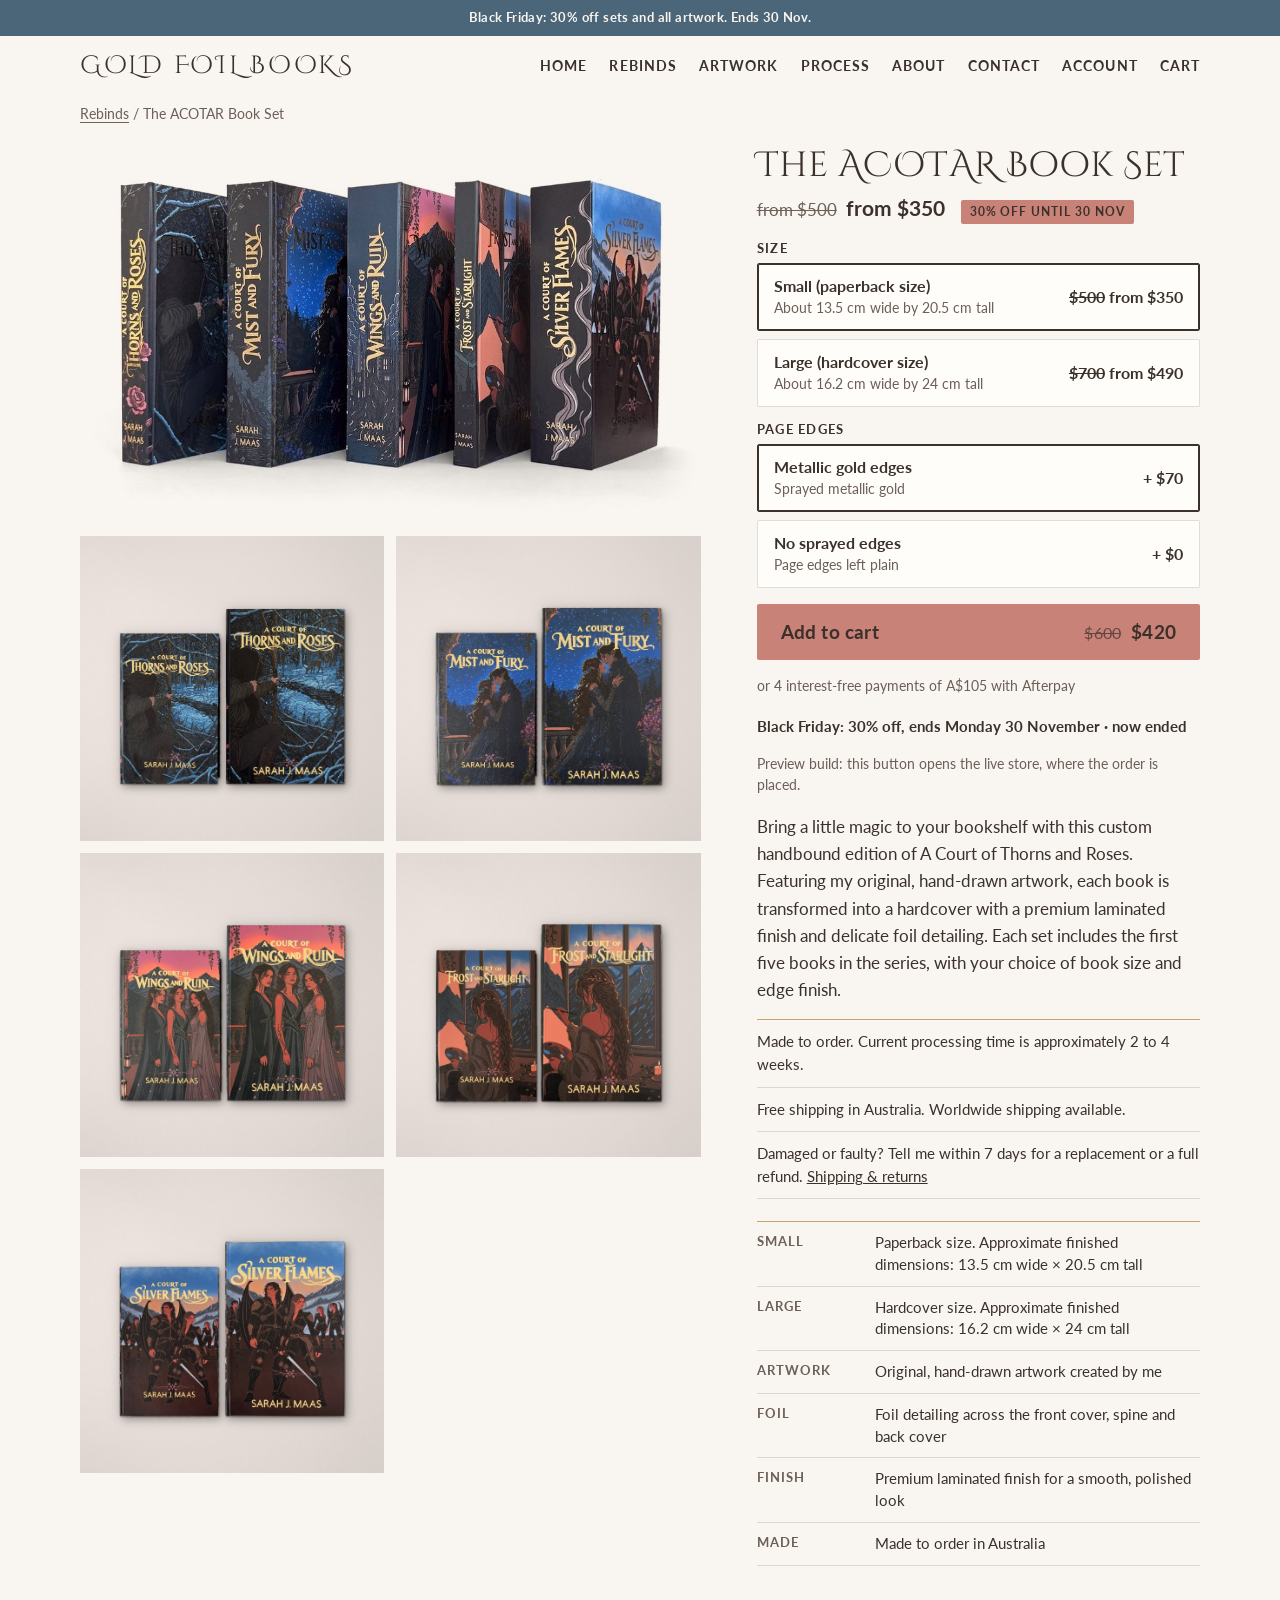
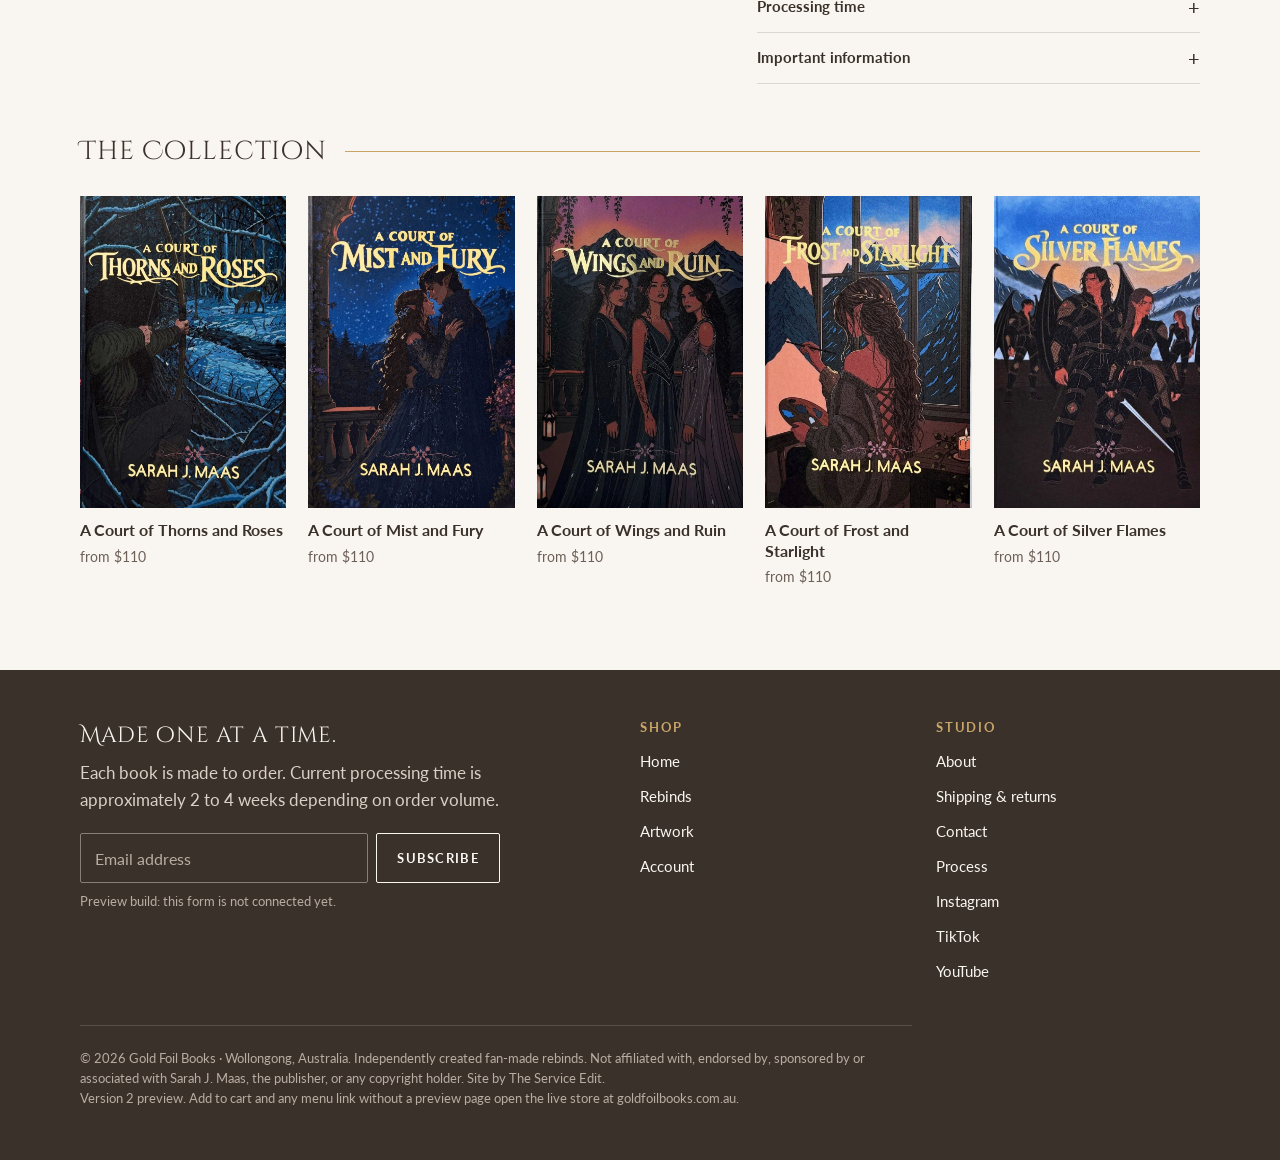
<file: black-friday-set.html>
<!DOCTYPE html>
<html lang="en-AU">
<head>
<meta charset="utf-8">
<meta name="viewport" content="width=device-width, initial-scale=1">
<meta name="robots" content="noindex, nofollow">
<title>The ACOTAR Book Set, Black Friday | Gold Foil Books v2</title>
<meta name="description" content="All five handbound editions as one set, in two sizes. Version 2 preview.">
<link rel="preconnect" href="https://fonts.googleapis.com">
<link rel="preconnect" href="https://fonts.gstatic.com" crossorigin>
<link rel="stylesheet" href="https://fonts.googleapis.com/css2?family=Cinzel+Decorative:wght@400;700&family=Lato:wght@300;400;700;900&family=Gloock&display=swap">
<link rel="stylesheet" href="css/site.11.css">
</head>
<body>
<p class="bar-top bar-top--bf">Black Friday: 30% off sets and all artwork. Ends 30 Nov.</p>
<header class="head">
  <a class="wordmark" href="index.html">Gold Foil Books</a>
  <nav class="nav" aria-label="Main"><a href="index.html">Home</a><a href="https://www.goldfoilbooks.com.au/rebinds">Rebinds</a><a href="https://www.goldfoilbooks.com.au/artwork">Artwork</a><a href="https://www.goldfoilbooks.com.au/process">Process</a><a href="https://www.goldfoilbooks.com.au/about">About</a><a href="https://www.goldfoilbooks.com.au/contact">Contact</a><a href="https://www.goldfoilbooks.com.au/account/login">Account</a><a href="https://www.goldfoilbooks.com.au/cart">Cart</a></nav>
  <div class="mob">
    <a href="https://www.goldfoilbooks.com.au/cart">Cart</a>
    <details class="menu"><summary>Menu</summary><nav aria-label="Main menu"><a href="index.html">Home</a><a href="https://www.goldfoilbooks.com.au/rebinds">Rebinds</a><a href="https://www.goldfoilbooks.com.au/artwork">Artwork</a><a href="https://www.goldfoilbooks.com.au/process">Process</a><a href="https://www.goldfoilbooks.com.au/about">About</a><a href="https://www.goldfoilbooks.com.au/contact">Contact</a><a href="https://www.goldfoilbooks.com.au/account/login">Account</a><a href="https://www.goldfoilbooks.com.au/cart">Cart</a></nav></details>
  </div>
</header>
<main>
<p class="crumb"><a href="https://www.goldfoilbooks.com.au/rebinds">Rebinds</a> / The ACOTAR Book Set</p>
<div class="pdp">
  <div class="phead">
    <h1 class="h1">The ACOTAR Book Set</h1>
    <p class="meta"><span class="price num"><s>from $500</s> from $350</span><span class="tag-sale">30% off until 30 Nov</span></p>
  </div>

  <div class="galwrap">
    <div class="gal gal--sq" data-gal>
    <figure><img src="assets/img/hero-set-cream.jpg" width="963" height="591" fetchpriority="high" alt="All five handbound books standing in a row, spines foiled in gold."></figure>
    <figure><img src="assets/img/set-two-sizes-acotar.jpg" width="1400" height="1750" loading="lazy" alt="A Court of Thorns and Roses in both sizes: the small edition beside the large edition."></figure>
    <figure><img src="assets/img/set-two-sizes-acomaf.jpg" width="1400" height="1750" loading="lazy" alt="A Court of Mist and Fury in both sizes: the small edition beside the large edition."></figure>
    <figure><img src="assets/img/set-two-sizes-acowar.jpg" width="1400" height="1750" loading="lazy" alt="A Court of Wings and Ruin in both sizes: the small edition beside the large edition."></figure>
    <figure><img src="assets/img/set-two-sizes-acofas.jpg" width="1400" height="1750" loading="lazy" alt="A Court of Frost and Starlight in both sizes: the small edition beside the large edition."></figure>
    <figure><img src="assets/img/set-two-sizes-acosf.jpg" width="1400" height="1750" loading="lazy" alt="A Court of Silver Flames in both sizes: the small edition beside the large edition."></figure>
    </div>
    <p class="galnote"><span>Swipe for both sizes of each book</span><span data-gal-count>1 of 6</span></p>
  </div>

  <div class="buy" data-buy data-prices='{"small|gold":420,"small|none":350,"large|gold":560,"large|none":490}' data-was='{"small|gold":600,"small|none":500,"large|gold":800,"large|none":700}'>
    <fieldset>
      <legend>Size</legend>
      <label class="opt"><input type="radio" name="size" value="small" checked>
        <span class="body"><span>Small (paperback size)<small>About 13.5 cm wide by 20.5 cm tall</small></span><span class="num"><s>$500</s> from $350</span></span></label>
      <label class="opt"><input type="radio" name="size" value="large">
        <span class="body"><span>Large (hardcover size)<small>About 16.2 cm wide by 24 cm tall</small></span><span class="num"><s>$700</s> from $490</span></span></label>
    </fieldset>
    <fieldset>
      <legend>Page edges</legend>
      <label class="opt"><input type="radio" name="edges" value="gold" checked>
        <span class="body"><span>Metallic gold edges<small>Sprayed metallic gold</small></span><span class="num">+ $70</span></span></label>
      <label class="opt"><input type="radio" name="edges" value="none">
        <span class="body"><span>No sprayed edges<small>Page edges left plain</small></span><span class="num">+ $0</span></span></label>
    </fieldset>
    <a class="btn btn--split" href="https://www.goldfoilbooks.com.au/rebinds/p/acotar-book-set"><span>Add to cart</span><span class="num"><s data-was>$600</s> <span data-price>$420</span></span></a>
    <p class="after">or 4 interest-free payments of <span data-afterpay>A$105</span> with Afterpay</p>
    <p class="saving">Black Friday: 30% off, ends Monday 30 November<span data-countdown="2026-11-30T12:59:00Z"></span></p>
    <p class="saving" data-when="large" hidden>Large is made only as a set.</p>
    <p class="prev">Preview build: this button opens the live store, where the order is placed.</p>
    <p class="desc-p">Bring a little magic to your bookshelf with this custom handbound edition of A Court of Thorns and Roses. Featuring my original, hand-drawn artwork, each book is transformed into a hardcover with a premium laminated finish and delicate foil detailing. Each set includes the first five books in the series, with your choice of book size and edge finish.</p>
    <ul class="assure">
      <li>Made to order. Current processing time is approximately 2 to 4 weeks.</li>
      <li>Free shipping in Australia. Worldwide shipping available.</li>
      <li>Damaged or faulty? Tell me within 7 days for a replacement or a full refund. <a href="https://www.goldfoilbooks.com.au/shipping">Shipping &amp; returns</a></li>
    </ul>
    <dl class="spec">
      <div><dt>Small</dt><dd>Paperback size. Approximate finished dimensions: 13.5 cm wide &times; 20.5 cm tall</dd></div>
      <div><dt>Large</dt><dd>Hardcover size. Approximate finished dimensions: 16.2 cm wide &times; 24 cm tall</dd></div>
      <div><dt>Artwork</dt><dd>Original, hand-drawn artwork created by me</dd></div>
      <div><dt>Foil</dt><dd>Foil detailing across the front cover, spine and back cover</dd></div>
      <div><dt>Finish</dt><dd>Premium laminated finish for a smooth, polished look</dd></div>
      <div><dt>Made</dt><dd>Made to order in Australia</dd></div>
    </dl>
    <div>
      <details class="acc"><summary>Processing time</summary><p>Each book is made to order. Current processing time is approximately 2 to 4 weeks depending on current order volume. If your order is required by a specific date, please contact me before purchasing.</p></details>
      <details class="acc"><summary>Important information</summary><p>Every illustration is drawn by hand by me, not AI-generated. Each design is created with care, making these editions a special addition to any ACOTAR collection. Please note that these are custom rebinds of existing books, not publisher-issued editions. Finished dimensions are approximate and may vary slightly.</p></details>
    </div>
  </div>
</div>

<section>
  <div class="wrap"><div class="sec-head"><h2 class="h2">The Collection</h2></div></div>
  <ul class="cards" style="--n:5">
    <li class="card"><a href="book-one.html"><img src="assets/img/acotar-face.jpg" loading="lazy" alt="A Court of Thorns and Roses: the finished handbound cover."><span class="t">A Court of Thorns and Roses</span><span class="p num">from $110</span></a></li>
    <li class="card"><a href="https://www.goldfoilbooks.com.au/rebinds/p/a-court-of-mist-and-fury-handbound"><img src="assets/img/acomaf-face.jpg" loading="lazy" alt="A Court of Mist and Fury: the finished handbound cover."><span class="t">A Court of Mist and Fury</span><span class="p num">from $110</span></a></li>
    <li class="card"><a href="https://www.goldfoilbooks.com.au/rebinds/p/a-court-of-wings-and-ruin-hand-bound"><img src="assets/img/acowar-face-c.jpg" loading="lazy" alt="A Court of Wings and Ruin: the finished handbound cover."><span class="t">A Court of Wings and Ruin</span><span class="p num">from $110</span></a></li>
    <li class="card"><a href="https://www.goldfoilbooks.com.au/rebinds/p/a-court-of-frost-and-starlight-handbound"><img src="assets/img/acofas-face-c.jpg" loading="lazy" alt="A Court of Frost and Starlight: the finished handbound cover."><span class="t">A Court of Frost and Starlight</span><span class="p num">from $110</span></a></li>
    <li class="card"><a href="https://www.goldfoilbooks.com.au/rebinds/p/a-court-of-silver-flames-handbound"><img src="assets/img/acosf-face-b.jpg" loading="lazy" alt="A Court of Silver Flames: the finished handbound cover."><span class="t">A Court of Silver Flames</span><span class="p num">from $110</span></a></li>
  </ul>
</section>
</main>

<div class="bar"><a class="btn btn--split" href="https://www.goldfoilbooks.com.au/rebinds/p/acotar-book-set"><span>Add to cart</span><span class="num"><s data-was>$600</s> <span data-price>$420</span></span></a></div>
<footer class="foot">
  <div class="in">
    <div>
      <h2>Made one at a time.</h2>
      <p>Each book is made to order. Current processing time is approximately 2 to 4 weeks depending on order volume.</p>
      <form data-signup>
        <label class="sr" for="email">Email address</label>
        <input id="email" type="email" name="email" placeholder="Email address" autocomplete="email" required>
        <button type="submit">Subscribe</button>
      </form>
      <p class="note" role="status">Preview build: this form is not connected yet.</p>
    </div>
    <div>
      <h3>Shop</h3>
      <ul>
        <li><a href="index.html">Home</a></li>
        <li><a href="https://www.goldfoilbooks.com.au/rebinds">Rebinds</a></li>
        <li><a href="https://www.goldfoilbooks.com.au/artwork">Artwork</a></li>
        <li><a href="https://www.goldfoilbooks.com.au/account/login">Account</a></li>
      </ul>
    </div>
    <div>
      <h3>Studio</h3>
      <ul>
        <li><a href="https://www.goldfoilbooks.com.au/about">About</a></li>
        <li><a href="https://www.goldfoilbooks.com.au/shipping">Shipping &amp; returns</a></li>
        <li><a href="https://www.goldfoilbooks.com.au/contact">Contact</a></li>
        <li><a href="https://www.goldfoilbooks.com.au/process">Process</a></li>
        <li><a href="https://instagram.com/goldfoilbooks">Instagram</a></li>
        <li><a href="https://www.tiktok.com/@goldfoilbooks">TikTok</a></li>
        <li><a href="https://www.youtube.com/@GoldFoilBooks">YouTube</a></li>
      </ul>
    </div>
    <p class="fine">&copy; 2026 Gold Foil Books &middot; Wollongong, Australia. Independently created fan-made rebinds. Not affiliated with, endorsed by, sponsored by or associated with Sarah J. Maas, the publisher, or any copyright holder. Site by <a href="https://theserviceedit.com">The Service Edit</a>.<br>Version 2 preview. Add to cart and any menu link without a preview page open the live store at goldfoilbooks.com.au.</p>
  </div>
</footer>
<script src="js/site.11.js"></script>
</body>
</html>
</file>
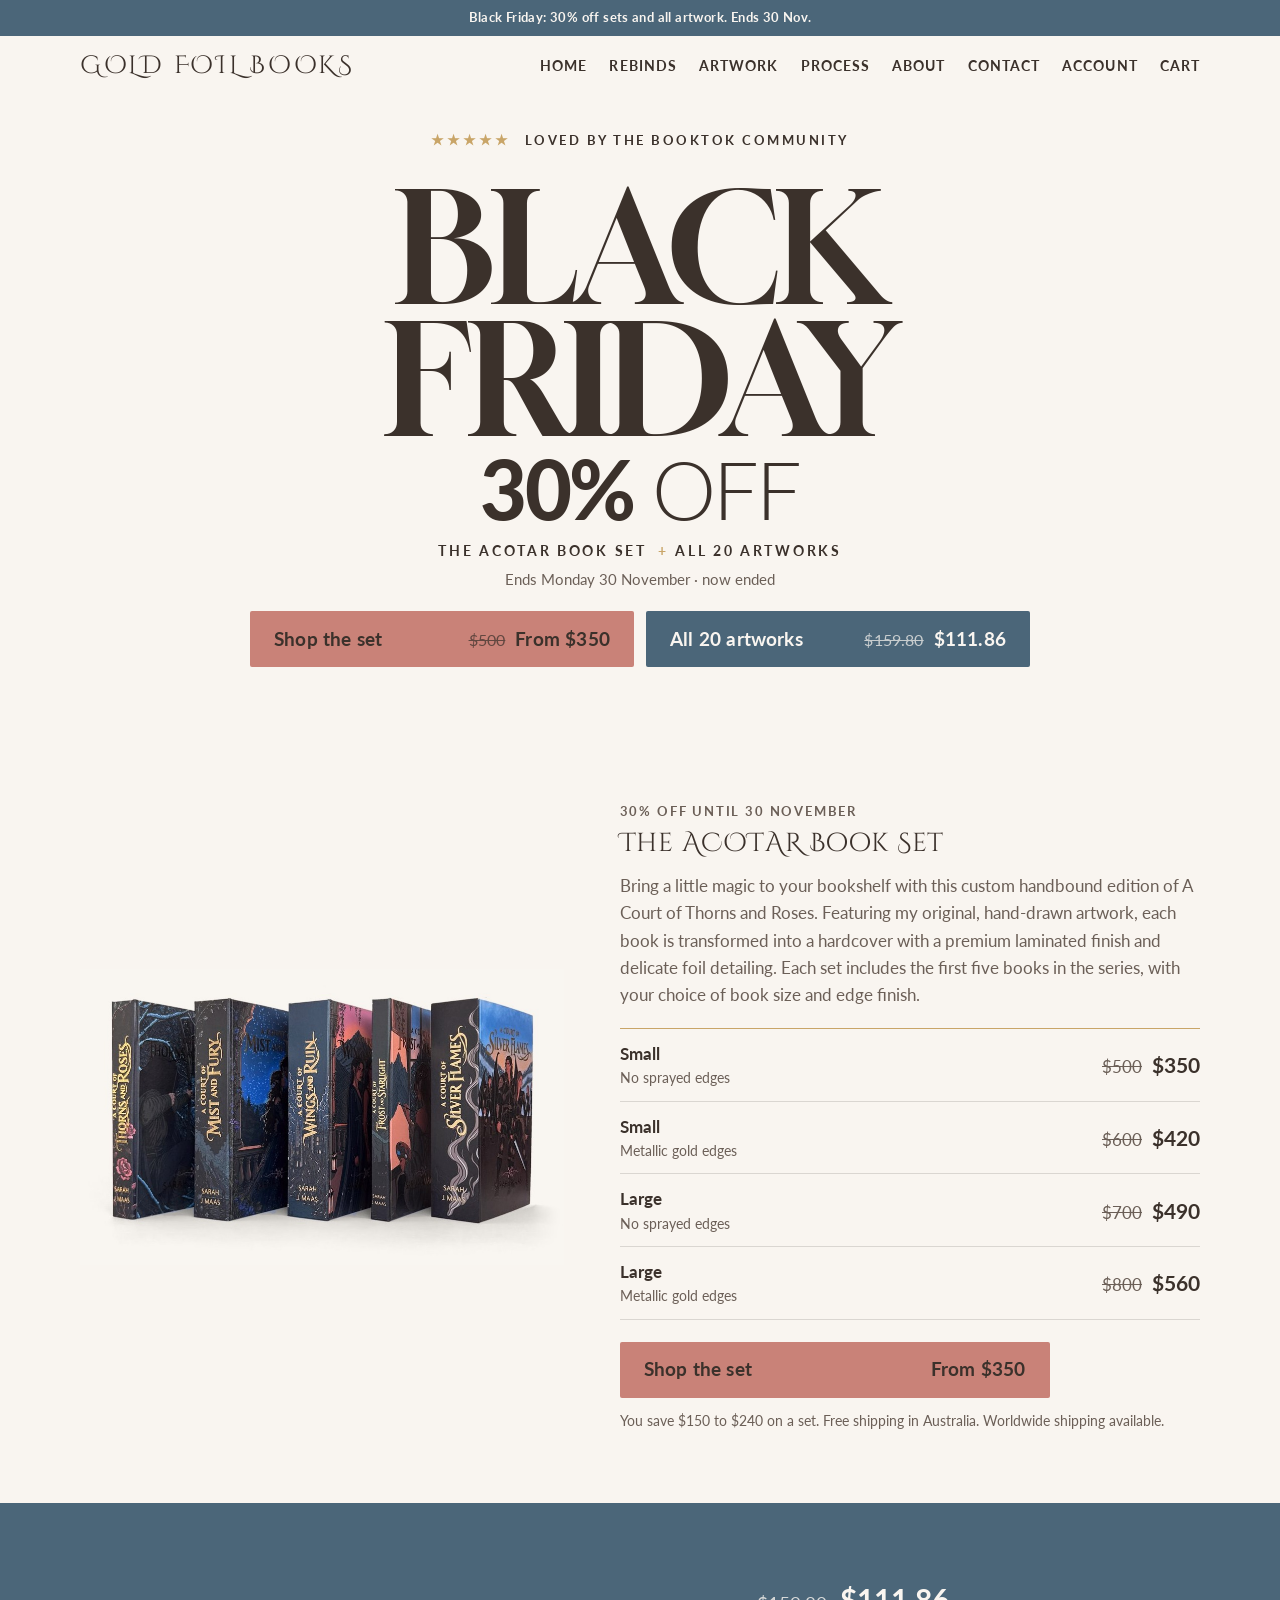
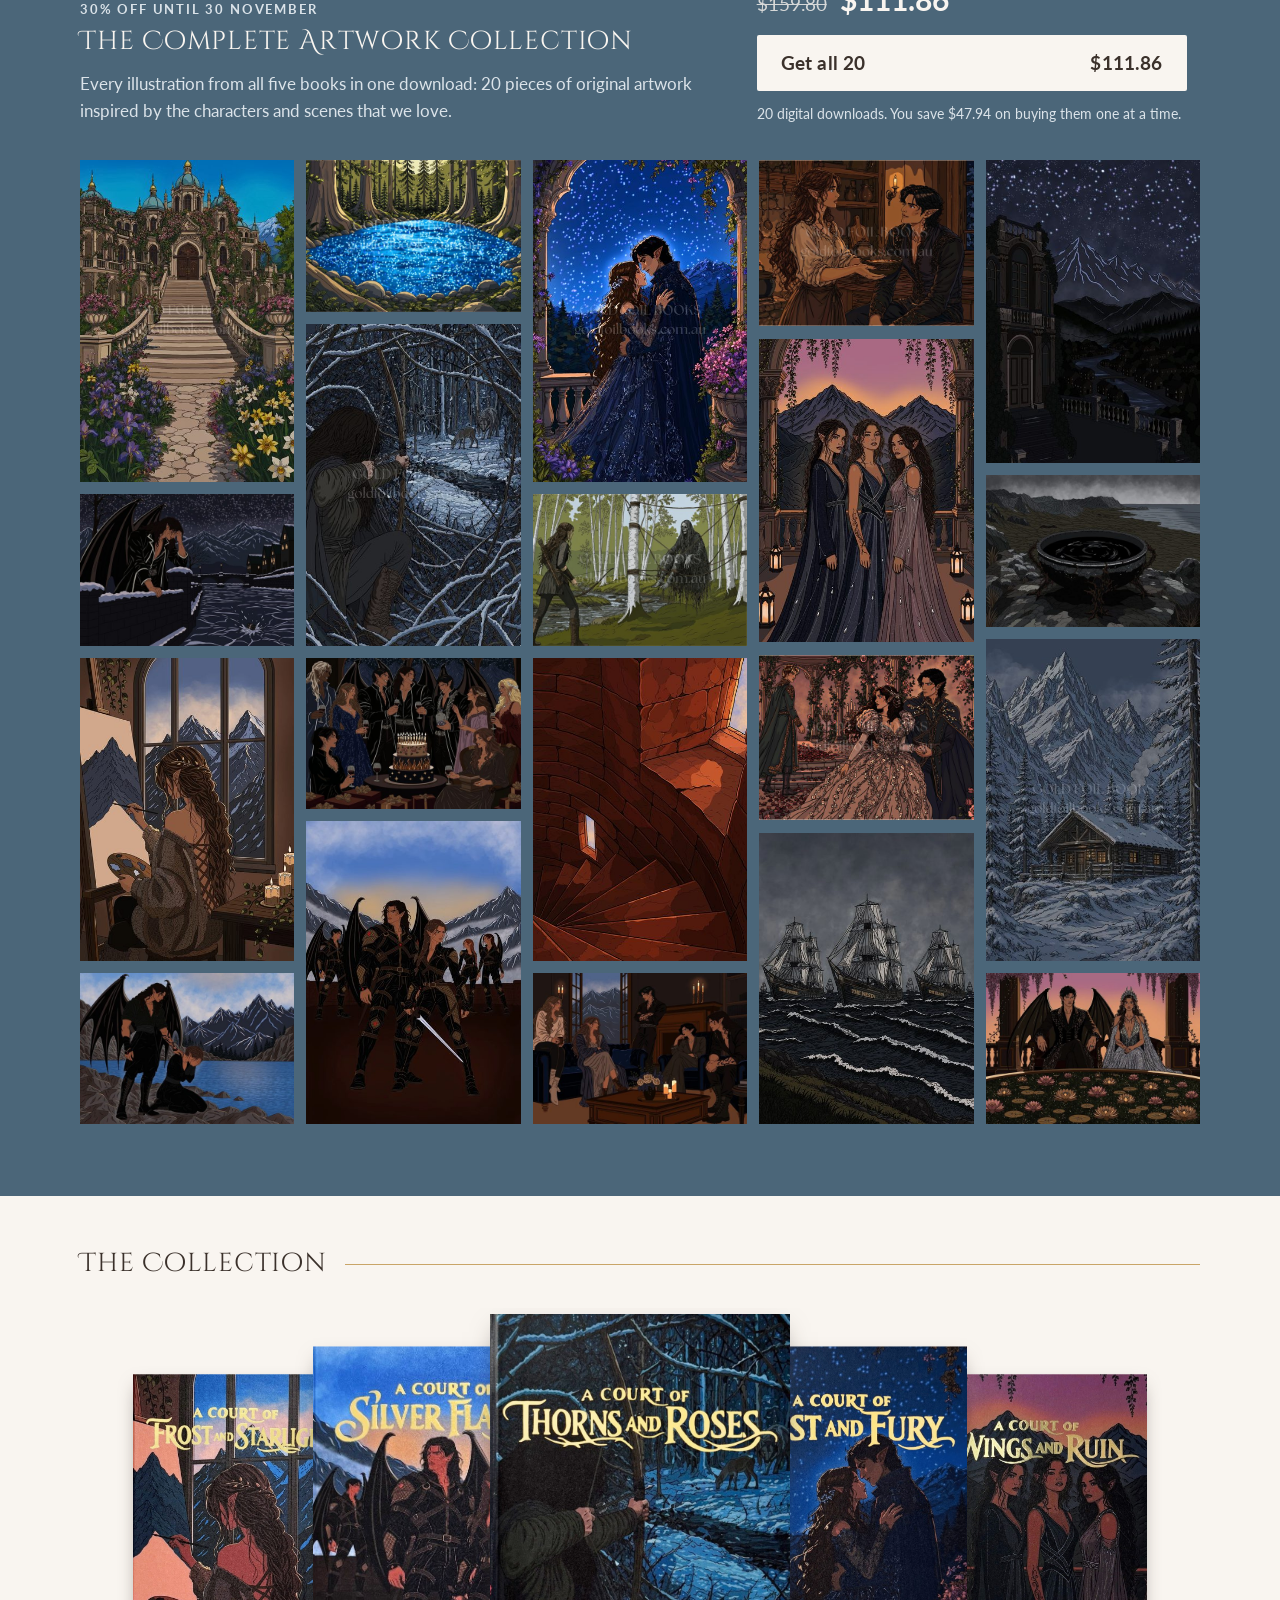
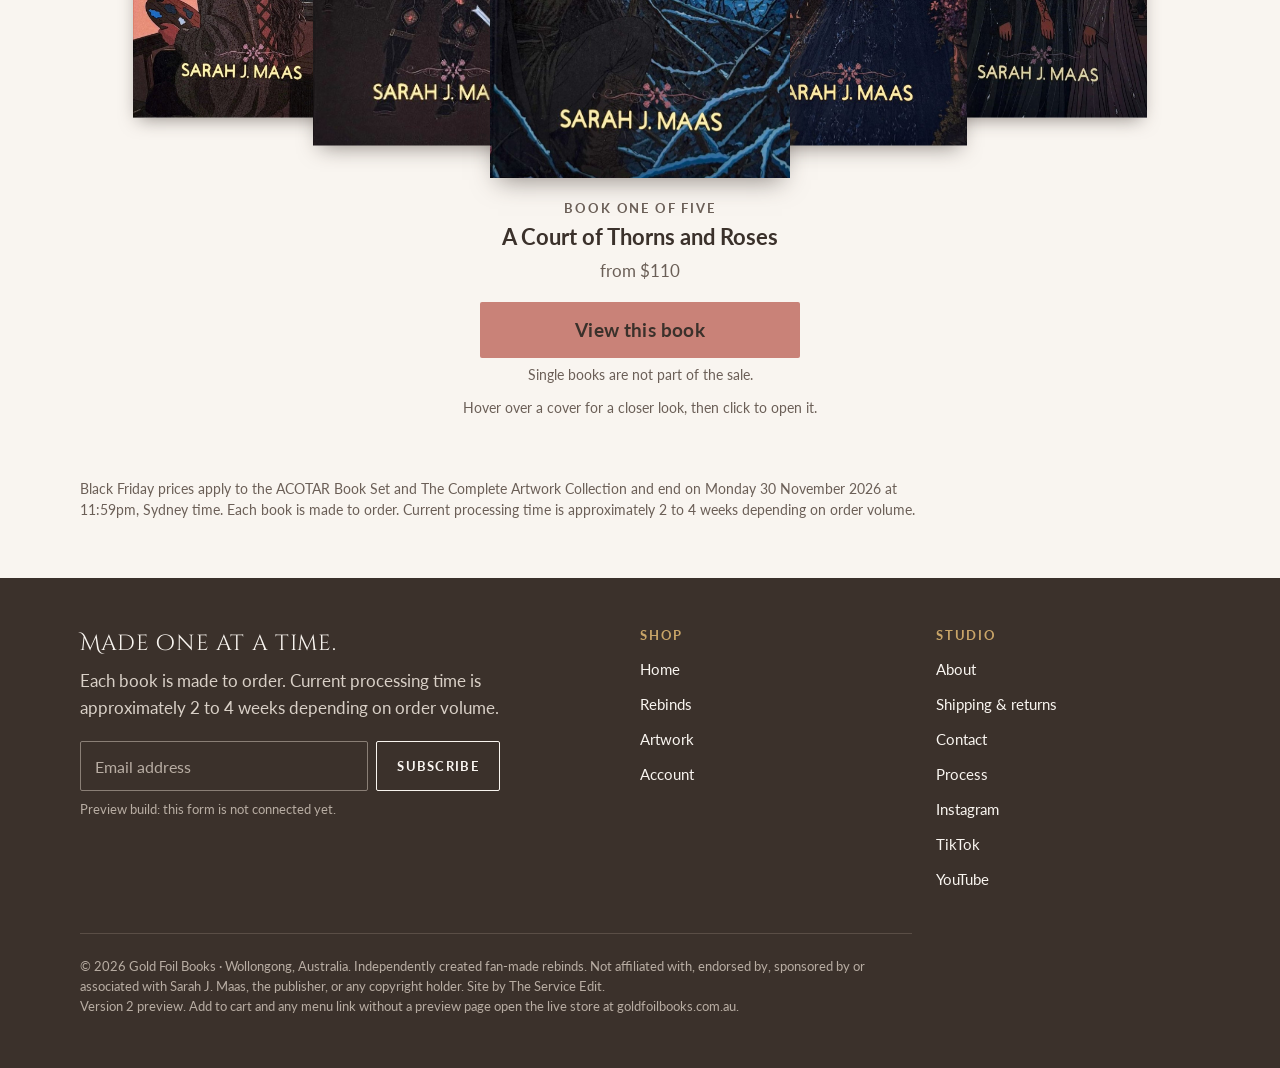
<file: black-friday.html>
<!DOCTYPE html>
<html lang="en-AU">
<head>
<meta charset="utf-8">
<meta name="viewport" content="width=device-width, initial-scale=1">
<meta name="robots" content="noindex, nofollow">
<title>Black Friday | Gold Foil Books v2</title>
<meta name="description" content="Black Friday at Gold Foil Books: 30% off the ACOTAR Book Set and the full artwork collection until Monday 30 November. Preview.">
<link rel="preconnect" href="https://fonts.googleapis.com">
<link rel="preconnect" href="https://fonts.gstatic.com" crossorigin>
<link rel="stylesheet" href="https://fonts.googleapis.com/css2?family=Cinzel+Decorative:wght@400;700&family=Lato:wght@300;400;700;900&family=Gloock&display=swap">
<link rel="stylesheet" href="css/site.11.css">
</head>
<body>
<p class="bar-top bar-top--bf">Black Friday: 30% off sets and all artwork. Ends 30 Nov.</p>
<header class="head">
  <a class="wordmark" href="index.html">Gold Foil Books</a>
  <nav class="nav" aria-label="Main"><a href="index.html">Home</a><a href="https://www.goldfoilbooks.com.au/rebinds">Rebinds</a><a href="https://www.goldfoilbooks.com.au/artwork">Artwork</a><a href="https://www.goldfoilbooks.com.au/process">Process</a><a href="https://www.goldfoilbooks.com.au/about">About</a><a href="https://www.goldfoilbooks.com.au/contact">Contact</a><a href="https://www.goldfoilbooks.com.au/account/login">Account</a><a href="https://www.goldfoilbooks.com.au/cart">Cart</a></nav>
  <div class="mob">
    <a href="https://www.goldfoilbooks.com.au/cart">Cart</a>
    <details class="menu"><summary>Menu</summary><nav aria-label="Main menu"><a href="index.html">Home</a><a href="https://www.goldfoilbooks.com.au/rebinds">Rebinds</a><a href="https://www.goldfoilbooks.com.au/artwork">Artwork</a><a href="https://www.goldfoilbooks.com.au/process">Process</a><a href="https://www.goldfoilbooks.com.au/about">About</a><a href="https://www.goldfoilbooks.com.au/contact">Contact</a><a href="https://www.goldfoilbooks.com.au/account/login">Account</a><a href="https://www.goldfoilbooks.com.au/cart">Cart</a></nav></details>
  </div>
</header>
<main>
<section class="bf" data-trail='["assets/flip/cover-acotar.jpg", "assets/flip/cover-acomaf.jpg", "assets/flip/cover-acowar.jpg", "assets/flip/cover-acofas.jpg", "assets/flip/cover-acosf.jpg"]'>
  <p class="bf-love"><span class="stars" aria-hidden="true">&#9733;&#9733;&#9733;&#9733;&#9733;</span> Loved by the BookTok community</p>
  <div class="bf-stage">
    <h1 class="bf-word" aria-label="Black Friday"><span>Black</span><span>Friday</span></h1>
    <ul class="bf-still" aria-label="The five handbound covers">
      <li><img src="assets/flip/cover-acotar.jpg" width="500" height="773" alt=""></li><li><img src="assets/flip/cover-acomaf.jpg" width="500" height="773" alt=""></li><li><img src="assets/flip/cover-acowar.jpg" width="500" height="773" alt=""></li><li><img src="assets/flip/cover-acofas.jpg" width="500" height="773" alt=""></li><li><img src="assets/flip/cover-acosf.jpg" width="500" height="773" alt=""></li>
    </ul>
  </div>
  <p class="bf-off"><b>30%</b> off</p>
  <p class="bf-what"><span>The ACOTAR Book Set</span> <span><i aria-hidden="true">+</i>all 20 artworks</span></p>
  <p class="bf-ends">Ends Monday 30 November<span data-countdown="2026-11-30T12:59:00Z"></span></p>
  <div class="bf-cta">
    <a class="btn btn--split" href="black-friday-set.html"><span>Shop the set</span><span class="num"><s>$500</s> From $350</span></a>
    <a class="btn btn--split btn--slate" href="artwork-collection.html"><span>All 20 artworks</span><span class="num"><s>$159.80</s> $111.86</span></a>
  </div>
</section>

<section class="offer" id="set">
  <div class="wrap offer-in">
    <figure class="setfig"><img src="assets/img/hero-set-cream.jpg" width="963" height="591" loading="lazy" alt="All five handbound books standing in a row, spines foiled in gold."></figure>
    <div>
      <p class="kick">30% off until 30 November</p>
      <h2 class="h2">The ACOTAR Book Set</h2>
      <p class="desc">Bring a little magic to your bookshelf with this custom handbound edition of A Court of Thorns and Roses. Featuring my original, hand-drawn artwork, each book is transformed into a hardcover with a premium laminated finish and delicate foil detailing. Each set includes the first five books in the series, with your choice of book size and edge finish.</p>
      <dl class="prices">
        <div><dt>Small<small>No sprayed edges</small></dt><dd><s>$500</s><b>$350</b></dd></div>
        <div><dt>Small<small>Metallic gold edges</small></dt><dd><s>$600</s><b>$420</b></dd></div>
        <div><dt>Large<small>No sprayed edges</small></dt><dd><s>$700</s><b>$490</b></dd></div>
        <div><dt>Large<small>Metallic gold edges</small></dt><dd><s>$800</s><b>$560</b></dd></div>
      </dl>
      <a class="btn btn--split" href="black-friday-set.html"><span>Shop the set</span><span class="num">From $350</span></a>
      <p class="small">You save $150 to $240 on a set. Free shipping in Australia. Worldwide shipping available.</p>
    </div>
  </div>
</section>

<section class="offer offer--art" id="artwork">
  <div class="wrap">
    <div class="offer-top">
      <div>
        <p class="kick">30% off until 30 November</p>
        <h2 class="h2">The Complete Artwork Collection</h2>
        <p class="desc">Every illustration from all five books in one download: 20 pieces of original artwork inspired by the characters and scenes that we love.</p>
      </div>
      <div class="offer-buy">
        <p class="bigprice num"><s>$159.80</s> <b>$111.86</b></p>
        <a class="btn btn--split btn--slate" href="artwork-collection.html"><span>Get all 20</span><span class="num">$111.86</span></a>
        <p class="small">20 digital downloads. You save $47.94 on buying them one at a time.</p>
      </div>
    </div>
    <div class="mos mos--5">
      <ul>
        <li><img src="assets/art/spring-court-manor.jpg" width="373" height="560" loading="lazy" alt="The Spring Court Manor"></li>
        <li><img src="assets/art/the-gift.jpg" width="560" height="396" loading="lazy" alt="The Gift"></li>
        <li><img src="assets/art/the-painting.jpg" width="396" height="560" loading="lazy" alt="The Painting"></li>
        <li><img src="assets/art/the-hike.jpg" width="560" height="396" loading="lazy" alt="The Hike"></li>
      </ul>
      <ul>
        <li><img src="assets/art/pool-of-starlight.jpg" width="560" height="396" loading="lazy" alt="The Pool of Starlight"></li>
        <li><img src="assets/art/the-hunt.jpg" width="373" height="560" loading="lazy" alt="The Hunt"></li>
        <li><img src="assets/art/the-celebration.jpg" width="560" height="396" loading="lazy" alt="The Celebration"></li>
        <li><img src="assets/art/the-training.jpg" width="396" height="560" loading="lazy" alt="The Training"></li>
      </ul>
      <ul>
        <li><img src="assets/art/starfall-in-velaris.jpg" width="373" height="560" loading="lazy" alt="The Starfall"></li>
        <li><img src="assets/art/the-suriel.jpg" width="560" height="396" loading="lazy" alt="The Suriel"></li>
        <li><img src="assets/art/the-stairs.jpg" width="396" height="560" loading="lazy" alt="The Stairs"></li>
        <li><img src="assets/art/the-ultimatum.jpg" width="560" height="396" loading="lazy" alt="The Ultimatum"></li>
      </ul>
      <ul>
        <li><img src="assets/art/chapter-54.jpg" width="560" height="433" loading="lazy" alt="The Chapter 54"></li>
        <li><img src="assets/art/the-three-sisters.jpg" width="396" height="560" loading="lazy" alt="The Three Sisters"></li>
        <li><img src="assets/art/the-wedding.jpg" width="560" height="432" loading="lazy" alt="The Wedding"></li>
        <li><img src="assets/art/the-ships-arriving.jpg" width="412" height="560" loading="lazy" alt="The Ships Arriving"></li>
      </ul>
      <ul>
        <li><img src="assets/art/the-estate.jpg" width="396" height="560" loading="lazy" alt="The Estate"></li>
        <li><img src="assets/art/the-cauldron.jpg" width="560" height="396" loading="lazy" alt="The Cauldron"></li>
        <li><img src="assets/art/the-cabin.jpg" width="373" height="560" loading="lazy" alt="The Cabin"></li>
        <li><img src="assets/art/the-high-lords-meeting.jpg" width="560" height="396" loading="lazy" alt="The High Lords Meeting"></li>
      </ul>
    </div>
    <div class="mos mos--3">
      <ul>
        <li><img src="assets/art/the-cabin.jpg" width="373" height="560" loading="lazy" alt="The Cabin"></li>
        <li><img src="assets/art/the-ultimatum.jpg" width="560" height="396" loading="lazy" alt="The Ultimatum"></li>
        <li><img src="assets/art/the-painting.jpg" width="396" height="560" loading="lazy" alt="The Painting"></li>
        <li><img src="assets/art/starfall-in-velaris.jpg" width="373" height="560" loading="lazy" alt="The Starfall"></li>
        <li><img src="assets/art/the-high-lords-meeting.jpg" width="560" height="396" loading="lazy" alt="The High Lords Meeting"></li>
        <li><img src="assets/art/the-estate.jpg" width="396" height="560" loading="lazy" alt="The Estate"></li>
      </ul>
      <ul>
        <li><img src="assets/art/the-cauldron.jpg" width="560" height="396" loading="lazy" alt="The Cauldron"></li>
        <li><img src="assets/art/the-hunt.jpg" width="373" height="560" loading="lazy" alt="The Hunt"></li>
        <li><img src="assets/art/the-celebration.jpg" width="560" height="396" loading="lazy" alt="The Celebration"></li>
        <li><img src="assets/art/spring-court-manor.jpg" width="373" height="560" loading="lazy" alt="The Spring Court Manor"></li>
        <li><img src="assets/art/pool-of-starlight.jpg" width="560" height="396" loading="lazy" alt="The Pool of Starlight"></li>
        <li><img src="assets/art/the-ships-arriving.jpg" width="412" height="560" loading="lazy" alt="The Ships Arriving"></li>
        <li><img src="assets/art/the-hike.jpg" width="560" height="396" loading="lazy" alt="The Hike"></li>
      </ul>
      <ul>
        <li><img src="assets/art/the-stairs.jpg" width="396" height="560" loading="lazy" alt="The Stairs"></li>
        <li><img src="assets/art/chapter-54.jpg" width="560" height="433" loading="lazy" alt="The Chapter 54"></li>
        <li><img src="assets/art/the-three-sisters.jpg" width="396" height="560" loading="lazy" alt="The Three Sisters"></li>
        <li><img src="assets/art/the-gift.jpg" width="560" height="396" loading="lazy" alt="The Gift"></li>
        <li><img src="assets/art/the-wedding.jpg" width="560" height="432" loading="lazy" alt="The Wedding"></li>
        <li><img src="assets/art/the-training.jpg" width="396" height="560" loading="lazy" alt="The Training"></li>
        <li><img src="assets/art/the-suriel.jpg" width="560" height="396" loading="lazy" alt="The Suriel"></li>
      </ul>
    </div>
  </div>
</section>

<section id="collection">
  <div class="wrap"><div class="sec-head"><h2 class="h2">The Collection</h2></div></div>
  <div class="fan" data-fan>
    <ul class="fan-row">
      <li data-o="0"><a href="book-one.html" data-t="A Court of Thorns and Roses" data-n="Book one of five"><img src="assets/img/acotar-face.jpg" width="808" height="1248" loading="lazy" alt="A Court of Thorns and Roses: the finished handbound cover."></a></li>
      <li data-o="1"><a href="https://www.goldfoilbooks.com.au/rebinds/p/a-court-of-mist-and-fury-handbound" data-t="A Court of Mist and Fury" data-n="Book two of five"><img src="assets/img/acomaf-face.jpg" width="808" height="1248" loading="lazy" alt="A Court of Mist and Fury: the finished handbound cover."></a></li>
      <li data-o="2"><a href="https://www.goldfoilbooks.com.au/rebinds/p/a-court-of-wings-and-ruin-hand-bound" data-t="A Court of Wings and Ruin" data-n="Book three of five"><img src="assets/img/acowar-face-c.jpg" width="808" height="1248" loading="lazy" alt="A Court of Wings and Ruin: the finished handbound cover."></a></li>
      <li data-o="-2"><a href="https://www.goldfoilbooks.com.au/rebinds/p/a-court-of-frost-and-starlight-handbound" data-t="A Court of Frost and Starlight" data-n="Book four of five"><img src="assets/img/acofas-face-c.jpg" width="808" height="1248" loading="lazy" alt="A Court of Frost and Starlight: the finished handbound cover."></a></li>
      <li data-o="-1"><a href="https://www.goldfoilbooks.com.au/rebinds/p/a-court-of-silver-flames-handbound" data-t="A Court of Silver Flames" data-n="Book five of five"><img src="assets/img/acosf-face-b.jpg" width="808" height="1248" loading="lazy" alt="A Court of Silver Flames: the finished handbound cover."></a></li>
    </ul>
    <ol class="fan-dots" aria-hidden="true"><li class="on"></li><li></li><li></li><li></li><li></li></ol>
    <div class="fan-cap" aria-live="polite">
      <p class="kick" data-fan-n>Book one of five</p>
      <h3 data-fan-t>A Court of Thorns and Roses</h3>
      <p class="p num">from $110</p>
      <a class="btn" data-fan-link href="book-one.html">View this book</a>
      <p class="small">Single books are not part of the sale.</p>
      <p class="small fan-hint">Choose a cover to open that book.</p>
    </div>
  </div>
</section>

<section class="terms">
  <div class="wrap">
    <p class="small">Black Friday prices apply to the ACOTAR Book Set and The Complete Artwork Collection and end on Monday 30 November 2026 at 11:59pm, Sydney time. Each book is made to order. Current processing time is approximately 2 to 4 weeks depending on order volume.</p>
  </div>
</section>
</main>

<div class="bar"><a class="btn btn--split" href="black-friday-set.html"><span>Shop the set</span><span class="num">From $350</span></a></div>
<footer class="foot">
  <div class="in">
    <div>
      <h2>Made one at a time.</h2>
      <p>Each book is made to order. Current processing time is approximately 2 to 4 weeks depending on order volume.</p>
      <form data-signup>
        <label class="sr" for="email">Email address</label>
        <input id="email" type="email" name="email" placeholder="Email address" autocomplete="email" required>
        <button type="submit">Subscribe</button>
      </form>
      <p class="note" role="status">Preview build: this form is not connected yet.</p>
    </div>
    <div>
      <h3>Shop</h3>
      <ul>
        <li><a href="index.html">Home</a></li>
        <li><a href="https://www.goldfoilbooks.com.au/rebinds">Rebinds</a></li>
        <li><a href="https://www.goldfoilbooks.com.au/artwork">Artwork</a></li>
        <li><a href="https://www.goldfoilbooks.com.au/account/login">Account</a></li>
      </ul>
    </div>
    <div>
      <h3>Studio</h3>
      <ul>
        <li><a href="https://www.goldfoilbooks.com.au/about">About</a></li>
        <li><a href="https://www.goldfoilbooks.com.au/shipping">Shipping &amp; returns</a></li>
        <li><a href="https://www.goldfoilbooks.com.au/contact">Contact</a></li>
        <li><a href="https://www.goldfoilbooks.com.au/process">Process</a></li>
        <li><a href="https://instagram.com/goldfoilbooks">Instagram</a></li>
        <li><a href="https://www.tiktok.com/@goldfoilbooks">TikTok</a></li>
        <li><a href="https://www.youtube.com/@GoldFoilBooks">YouTube</a></li>
      </ul>
    </div>
    <p class="fine">&copy; 2026 Gold Foil Books &middot; Wollongong, Australia. Independently created fan-made rebinds. Not affiliated with, endorsed by, sponsored by or associated with Sarah J. Maas, the publisher, or any copyright holder. Site by <a href="https://theserviceedit.com">The Service Edit</a>.<br>Version 2 preview. Add to cart and any menu link without a preview page open the live store at goldfoilbooks.com.au.</p>
  </div>
</footer>
<script src="js/site.11.js"></script>
</body>
</html>
</file>
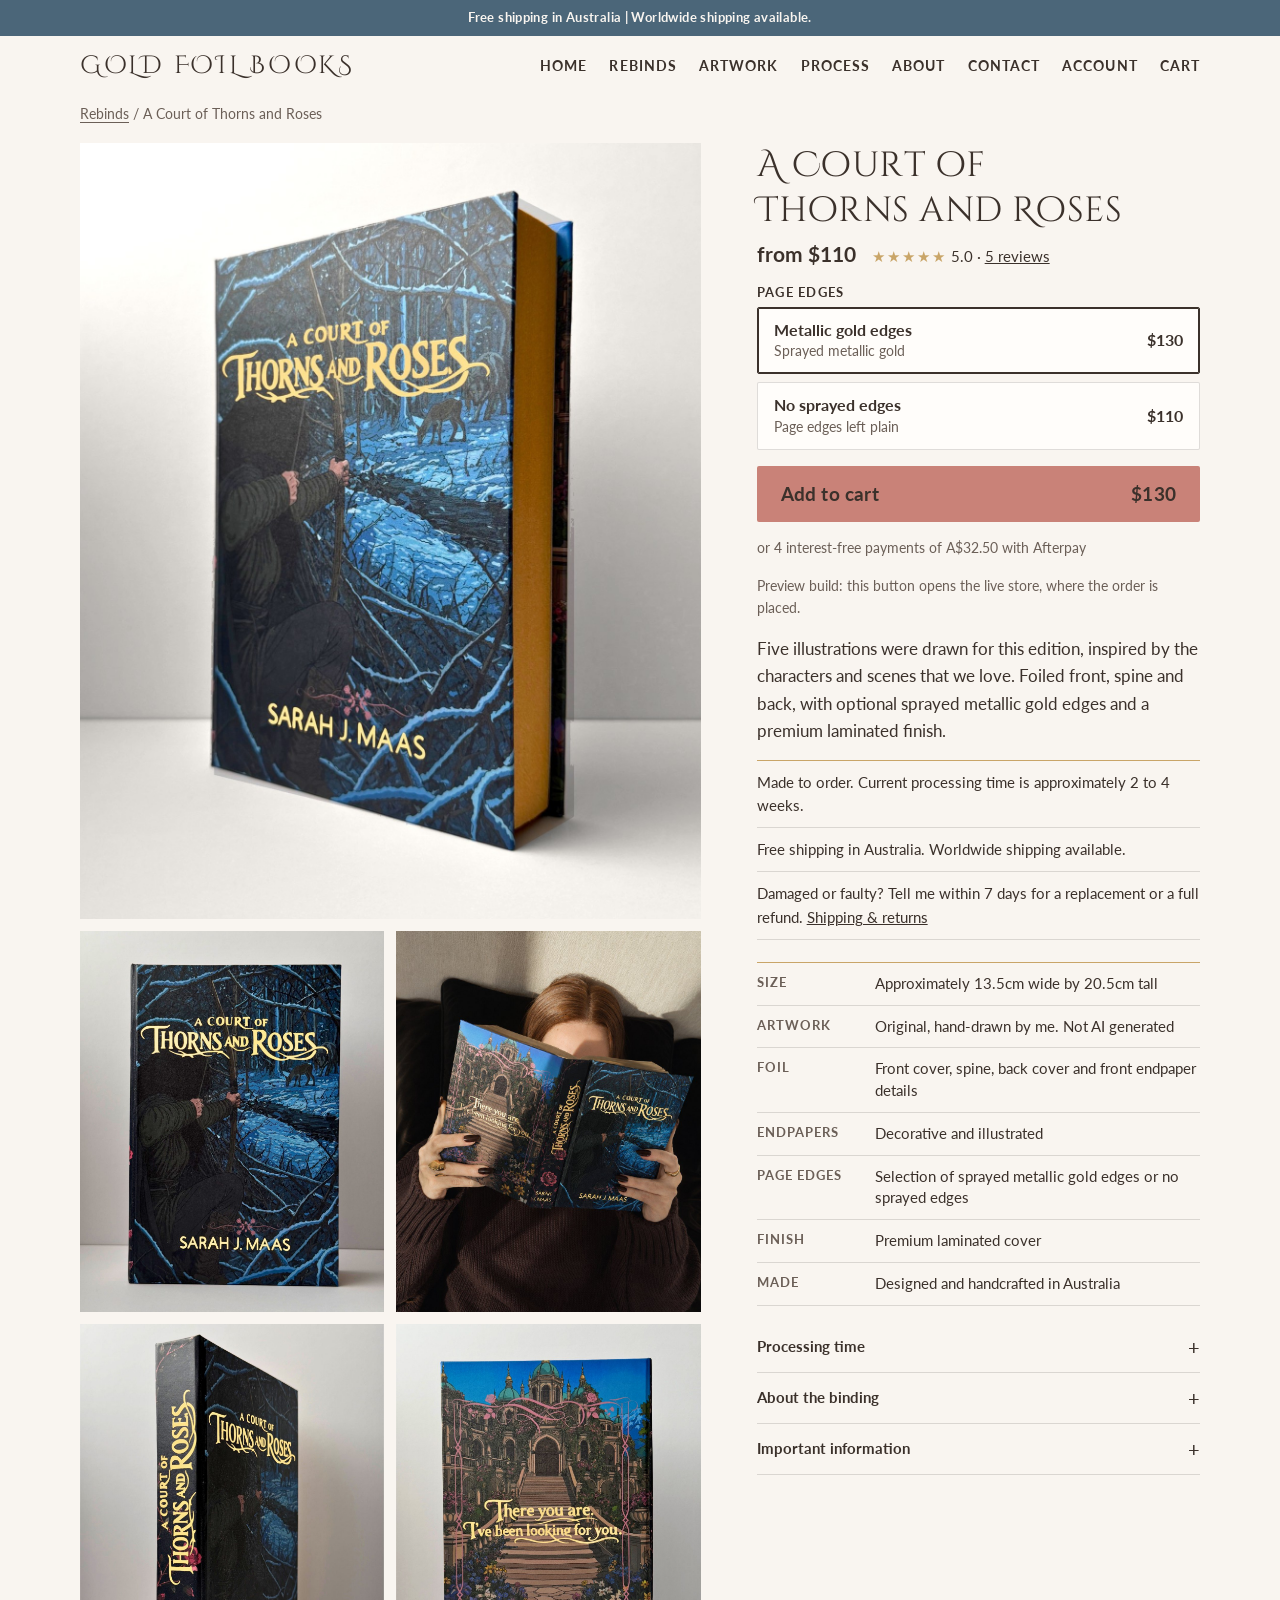
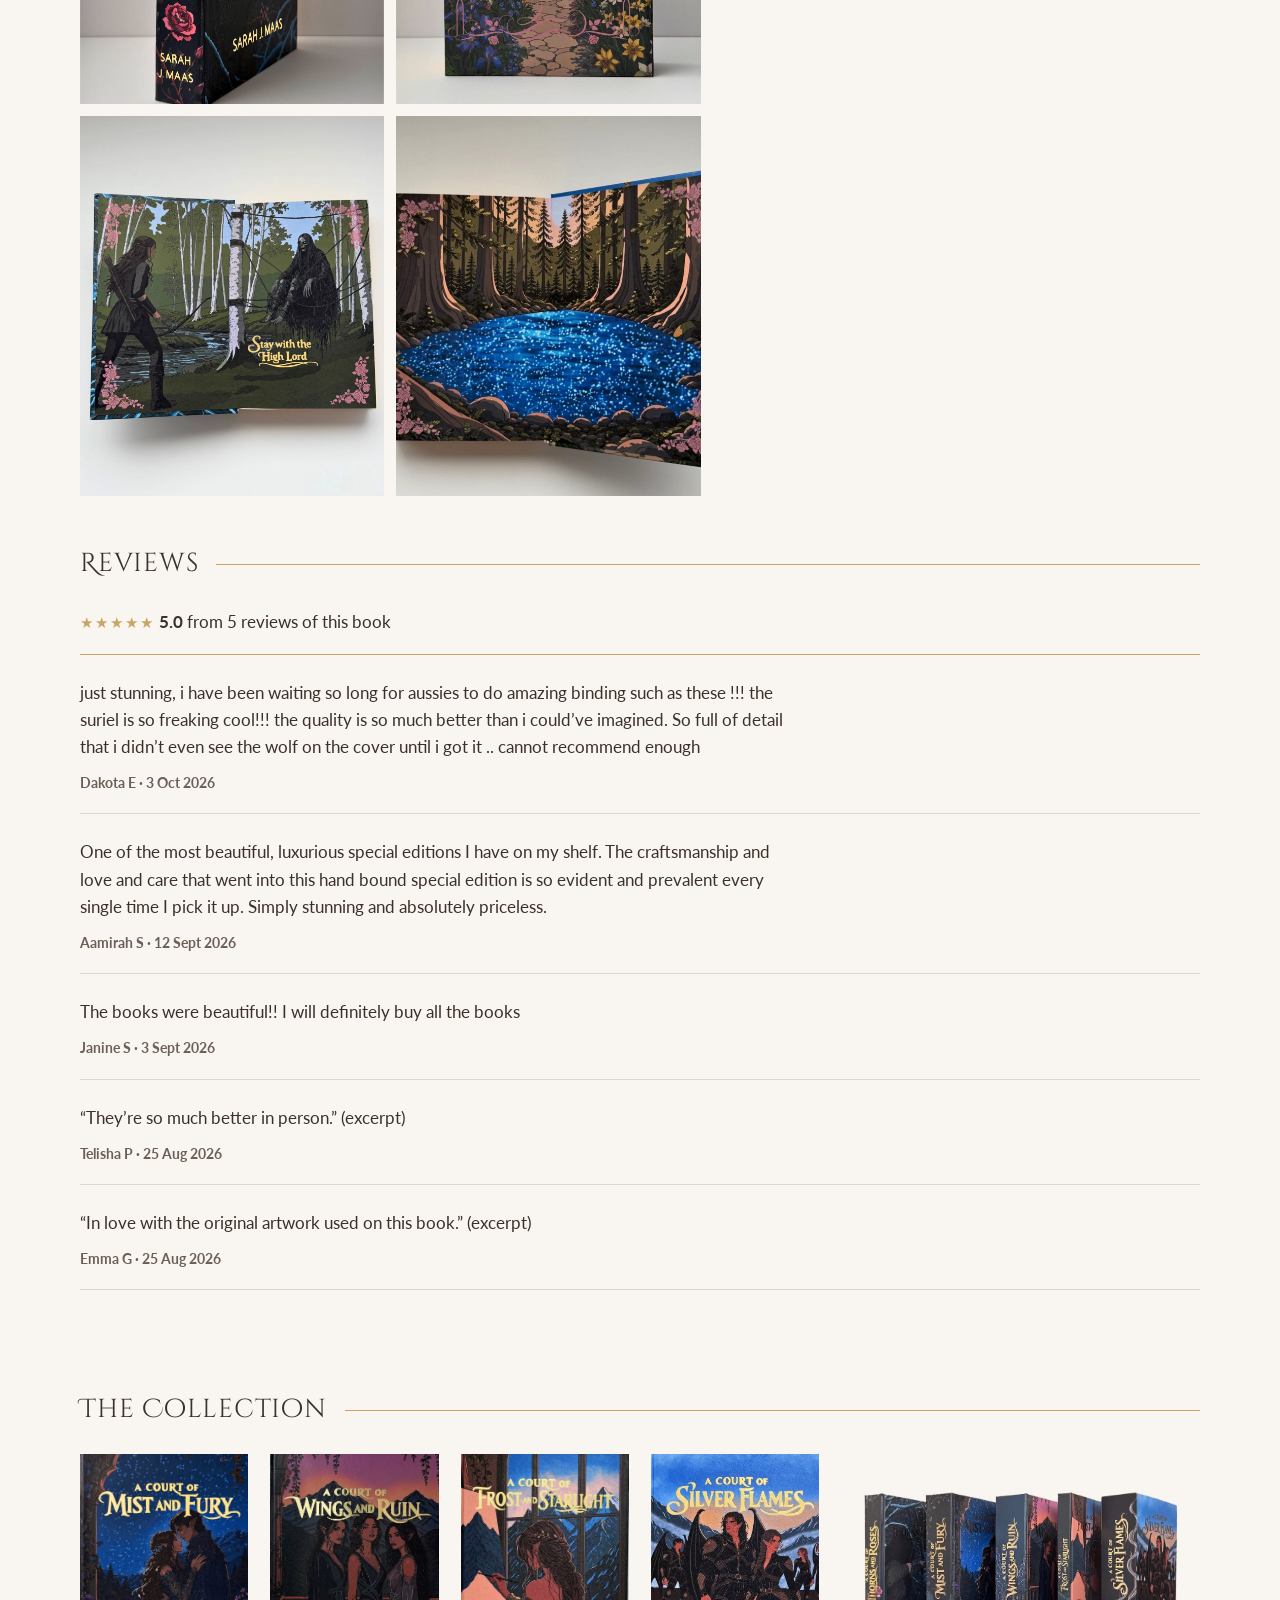
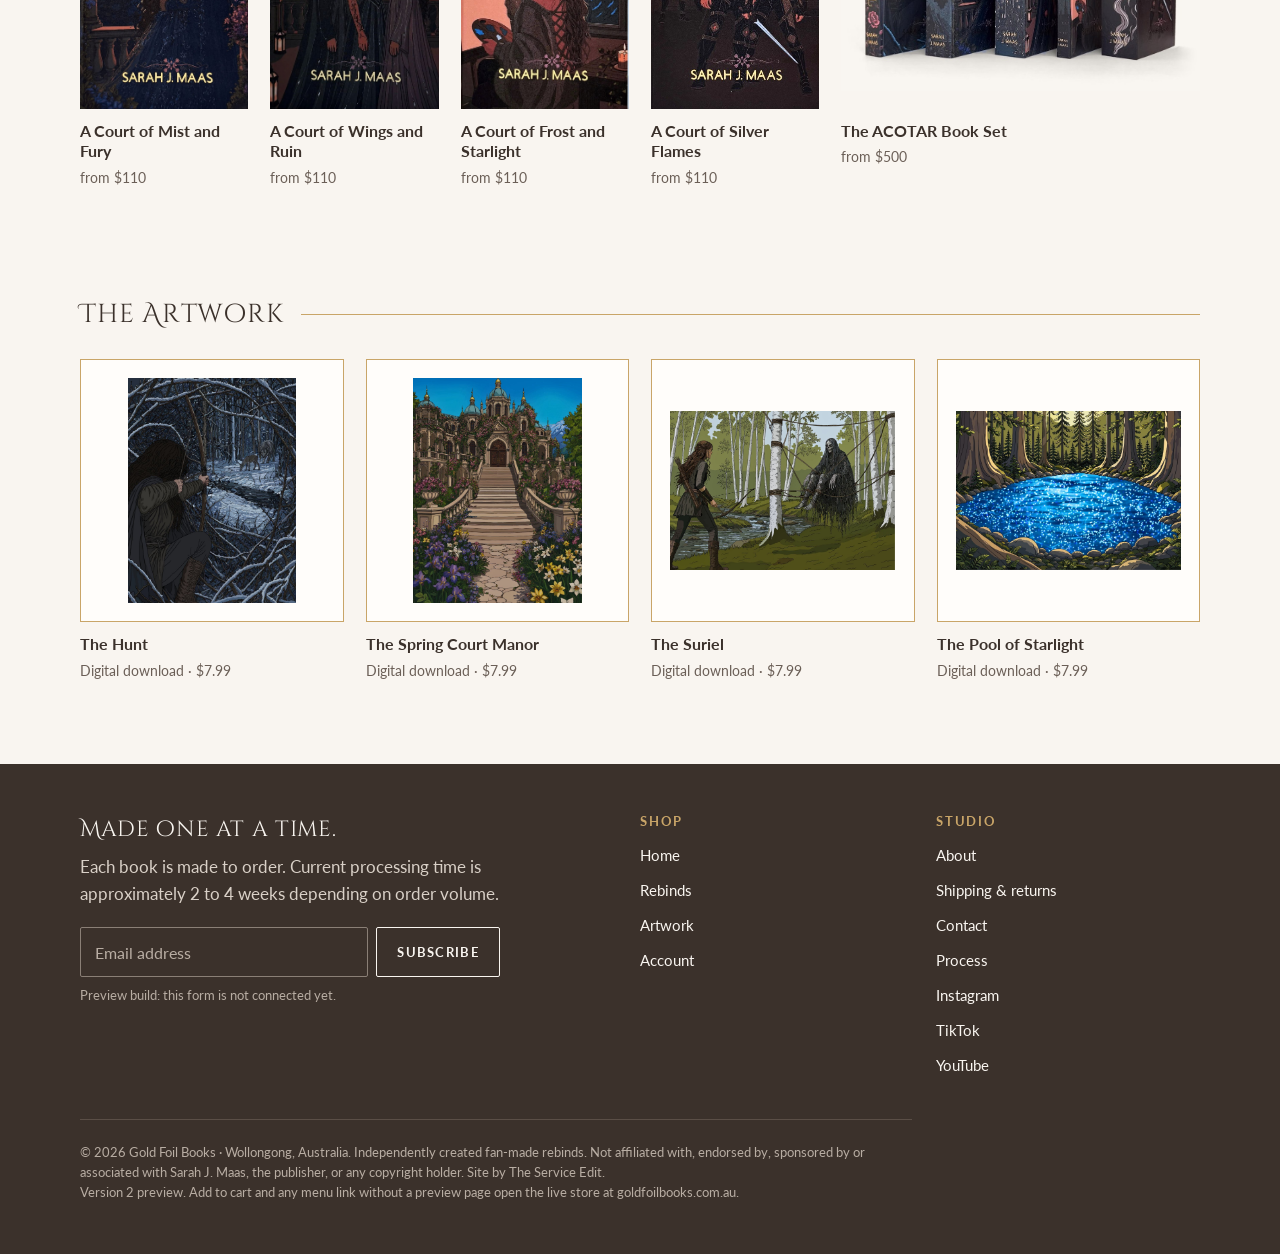
<file: book-one.html>
<!DOCTYPE html>
<html lang="en-AU">
<head>
<meta charset="utf-8">
<meta name="viewport" content="width=device-width, initial-scale=1">
<meta name="robots" content="noindex, nofollow">
<title>A Court of Thorns and Roses | Gold Foil Books v2</title>
<meta name="description" content="Book one, handbound with five original illustrations. Version 2 preview.">
<link rel="preconnect" href="https://fonts.googleapis.com">
<link rel="preconnect" href="https://fonts.gstatic.com" crossorigin>
<link rel="stylesheet" href="https://fonts.googleapis.com/css2?family=Cinzel+Decorative:wght@400;700&family=Lato:wght@300;400;700;900&family=Gloock&display=swap">
<link rel="stylesheet" href="css/site.11.css">
</head>
<body>
<p class="bar-top">Free shipping in Australia | Worldwide shipping available.</p>
<header class="head">
  <a class="wordmark" href="index.html">Gold Foil Books</a>
  <nav class="nav" aria-label="Main"><a href="index.html">Home</a><a href="https://www.goldfoilbooks.com.au/rebinds">Rebinds</a><a href="https://www.goldfoilbooks.com.au/artwork">Artwork</a><a href="https://www.goldfoilbooks.com.au/process">Process</a><a href="https://www.goldfoilbooks.com.au/about">About</a><a href="https://www.goldfoilbooks.com.au/contact">Contact</a><a href="https://www.goldfoilbooks.com.au/account/login">Account</a><a href="https://www.goldfoilbooks.com.au/cart">Cart</a></nav>
  <div class="mob">
    <a href="https://www.goldfoilbooks.com.au/cart">Cart</a>
    <details class="menu"><summary>Menu</summary><nav aria-label="Main menu"><a href="index.html">Home</a><a href="https://www.goldfoilbooks.com.au/rebinds">Rebinds</a><a href="https://www.goldfoilbooks.com.au/artwork">Artwork</a><a href="https://www.goldfoilbooks.com.au/process">Process</a><a href="https://www.goldfoilbooks.com.au/about">About</a><a href="https://www.goldfoilbooks.com.au/contact">Contact</a><a href="https://www.goldfoilbooks.com.au/account/login">Account</a><a href="https://www.goldfoilbooks.com.au/cart">Cart</a></nav></details>
  </div>
</header>
<main>
<p class="crumb"><a href="https://www.goldfoilbooks.com.au/rebinds">Rebinds</a> / A Court of Thorns and Roses</p>
<div class="pdp">
  <div class="phead">
    <h1 class="h1">A Court of Thorns and Roses</h1>
    <p class="meta"><span class="price num">from $110</span><span><span class="stars" aria-hidden="true">&#9733;&#9733;&#9733;&#9733;&#9733;</span> 5.0 &middot; <a href="#reviews">5 reviews</a></span></p>
  </div>

  <div class="galwrap">
    <div class="gal" data-gal>
    <figure><img src="assets/img/acotar-lead-cream.jpg" width="1300" height="1625" fetchpriority="high" alt="A Court of Thorns and Roses handbound edition standing upright, showing the illustrated cover and metallic gold page edges."></figure>
    <figure><img src="assets/img/acotar-cover.jpg" width="1200" height="2134" loading="lazy" alt="The front cover: the archer illustration with foiled title lettering."></figure>
    <figure><img src="assets/img/in-hand.jpg" width="1021" height="1540" loading="lazy" alt="The edition held open in both hands, showing the back cover, spine and front cover together."></figure>
    <figure><img src="assets/img/acotar-spine-cover.jpg" width="1200" height="2134" loading="lazy" alt="Spine and cover together, showing the foiled title running down the spine."></figure>
    <figure><img src="assets/img/acotar-back.jpg" width="1200" height="2134" loading="lazy" alt="The back cover, carrying its own illustrated panel."></figure>
    <figure><img src="assets/img/acotar-front-endpaper.jpg" width="1200" height="2134" loading="lazy" alt="The book open at the illustrated front endpaper."></figure>
    <figure><img src="assets/img/acotar-back-endpaper.jpg" width="1200" height="2134" loading="lazy" alt="The book open at the illustrated back endpaper."></figure>
    </div>
    <p class="galnote"><span>Swipe for more photographs</span><span data-gal-count>1 of 7</span></p>
  </div>

  <div class="buy" data-buy data-prices='{"gold":130,"none":110}'>
    <fieldset>
      <legend>Page edges</legend>
      <label class="opt"><input type="radio" name="edges" value="gold" checked>
        <span class="body"><span>Metallic gold edges<small>Sprayed metallic gold</small></span><span class="num">$130</span></span></label>
      <label class="opt"><input type="radio" name="edges" value="none">
        <span class="body"><span>No sprayed edges<small>Page edges left plain</small></span><span class="num">$110</span></span></label>
    </fieldset>
    <a class="btn btn--split" href="https://www.goldfoilbooks.com.au/rebinds/p/a-court-of-thorns-and-roses-handbound"><span>Add to cart</span><span class="num" data-price>$130</span></a>
    <p class="after">or 4 interest-free payments of <span data-afterpay>A$32.50</span> with Afterpay</p>
    <p class="prev">Preview build: this button opens the live store, where the order is placed.</p>
    <p class="desc-p">Five illustrations were drawn for this edition, inspired by the characters and scenes that we love. Foiled front, spine and back, with optional sprayed metallic gold edges and a premium laminated finish.</p>
    <ul class="assure">
      <li>Made to order. Current processing time is approximately 2 to 4 weeks.</li>
      <li>Free shipping in Australia. Worldwide shipping available.</li>
      <li>Damaged or faulty? Tell me within 7 days for a replacement or a full refund. <a href="https://www.goldfoilbooks.com.au/shipping">Shipping &amp; returns</a></li>
    </ul>
    <dl class="spec">
      <div><dt>Size</dt><dd>Approximately 13.5cm wide by 20.5cm tall</dd></div>
      <div><dt>Artwork</dt><dd>Original, hand-drawn by me. Not AI generated</dd></div>
      <div><dt>Foil</dt><dd>Front cover, spine, back cover and front endpaper details</dd></div>
      <div><dt>Endpapers</dt><dd>Decorative and illustrated</dd></div>
      <div><dt>Page edges</dt><dd>Selection of sprayed metallic gold edges or no sprayed edges</dd></div>
      <div><dt>Finish</dt><dd>Premium laminated cover</dd></div>
      <div><dt>Made</dt><dd>Designed and handcrafted in Australia</dd></div>
    </dl>
    <div>
      <details class="acc"><summary>Processing time</summary><p>Each book is made to order. Current processing time is approximately 2 to 4 weeks depending on current order volume. If your order is required by a specific date, please contact me before purchasing.</p></details>
      <details class="acc"><summary>About the binding</summary><p>These editions begin as standard paperbacks and are slightly enlarged during the rebinding process. The original text block and pages remain unaltered, resulting in a finished book that is smaller than a standard hardcover. This is a handmade item. Minor variations may occur between copies, making each book unique.</p></details>
      <details class="acc"><summary>Important information</summary><p>This is an independently created fan-made rebind. The physical book included is a legally purchased copy of the original novel. The artwork, cover design and rebinding work are original creations by me and are not AI generated. This item is not affiliated with, endorsed by, sponsored by or associated with Sarah J. Maas, the publisher, or any copyright holder. No rights to the original story, characters or text are claimed.</p></details>
    </div>
  </div>
</div>

<section id="reviews">
  <div class="wrap">
    <div class="sec-head"><h2 class="h2">Reviews</h2></div>
    <p><span class="stars" aria-hidden="true">&#9733;&#9733;&#9733;&#9733;&#9733;</span> <strong>5.0</strong> from 5 reviews of this book</p>
    <ul class="revs" style="margin-top:18px">
      <li><p>just stunning, i have been waiting so long for aussies to do amazing binding such as these !!! the suriel is so freaking cool!!! the quality is so much better than i could&rsquo;ve imagined. So full of detail that i didn&rsquo;t even see the wolf on the cover until i got it .. cannot recommend enough</p><span class="who">Dakota E &middot; 3 Oct 2026</span></li>
      <li><p>One of the most beautiful, luxurious special editions I have on my shelf. The craftsmanship and love and care that went into this hand bound special edition is so evident and prevalent every single time I pick it up. Simply stunning and absolutely priceless.</p><span class="who">Aamirah S &middot; 12 Sept 2026</span></li>
      <li><p>The books were beautiful!! I will definitely buy all the books</p><span class="who">Janine S &middot; 3 Sept 2026</span></li>
      <li><p>&ldquo;They&rsquo;re so much better in person.&rdquo; (excerpt)</p><span class="who">Telisha P &middot; 25 Aug 2026</span></li>
      <li><p>&ldquo;In love with the original artwork used on this book.&rdquo; (excerpt)</p><span class="who">Emma G &middot; 25 Aug 2026</span></li>
    </ul>
  </div>
</section>

<section>
  <div class="wrap"><div class="sec-head"><h2 class="h2">The Collection</h2></div></div>
  <ul class="cards" style="--n:6">
    <li class="card"><a href="https://www.goldfoilbooks.com.au/rebinds/p/a-court-of-mist-and-fury-handbound"><img src="assets/img/acomaf-face.jpg" loading="lazy" alt="A Court of Mist and Fury: the finished handbound cover."><span class="t">A Court of Mist and Fury</span><span class="p num">from $110</span></a></li>
    <li class="card"><a href="https://www.goldfoilbooks.com.au/rebinds/p/a-court-of-wings-and-ruin-hand-bound"><img src="assets/img/acowar-face-c.jpg" loading="lazy" alt="A Court of Wings and Ruin: the finished handbound cover."><span class="t">A Court of Wings and Ruin</span><span class="p num">from $110</span></a></li>
    <li class="card"><a href="https://www.goldfoilbooks.com.au/rebinds/p/a-court-of-frost-and-starlight-handbound"><img src="assets/img/acofas-face-c.jpg" loading="lazy" alt="A Court of Frost and Starlight: the finished handbound cover."><span class="t">A Court of Frost and Starlight</span><span class="p num">from $110</span></a></li>
    <li class="card"><a href="https://www.goldfoilbooks.com.au/rebinds/p/a-court-of-silver-flames-handbound"><img src="assets/img/acosf-face-b.jpg" loading="lazy" alt="A Court of Silver Flames: the finished handbound cover."><span class="t">A Court of Silver Flames</span><span class="p num">from $110</span></a></li>
    <li class="card card--set"><a href="set.html"><img src="assets/img/hero-set-cream.jpg" loading="lazy" alt="All five handbound books standing in a row."><span class="t">The ACOTAR Book Set</span><span class="p num">from $500</span></a></li>
  </ul>
</section>

<section>
  <div class="wrap"><div class="sec-head"><h2 class="h2">The Artwork</h2></div></div>
  <ul class="cards" style="--n:4">
    <li class="card card--art"><a href="art-the-hunt.html"><img src="assets/img/art-the-hunt.jpg" loading="lazy" alt="The Hunt: a cloaked archer among snow-laden branches, bow drawn on a deer and a grey wolf."><span class="t">The Hunt</span><span class="p num">Digital download &middot; $7.99</span></a></li>
    <li class="card card--art"><a href="https://www.goldfoilbooks.com.au/artwork/p/spring-court-manor-fantasy-digital-art"><img src="assets/img/art-spring-court-manor.jpg" loading="lazy" alt="The Spring Court Manor: a domed manor above a flower-lined stone path."><span class="t">The Spring Court Manor</span><span class="p num">Digital download &middot; $7.99</span></a></li>
    <li class="card card--art"><a href="https://www.goldfoilbooks.com.au/artwork/p/the-suriel-fantasy-digital-art"><img src="assets/img/art-the-suriel.jpg" loading="lazy" alt="The Suriel: an archer at a stream in a birch wood, facing a hooded figure bound between the trees."><span class="t">The Suriel</span><span class="p num">Digital download &middot; $7.99</span></a></li>
    <li class="card card--art"><a href="https://www.goldfoilbooks.com.au/artwork/p/pool-of-starlight-fantasy-digital-art"><img src="assets/img/art-pool-of-starlight.jpg" loading="lazy" alt="The Pool of Starlight: a forest pool glowing with points of starlight between ancient trunks."><span class="t">The Pool of Starlight</span><span class="p num">Digital download &middot; $7.99</span></a></li>
  </ul>
</section>
</main>

<div class="bar"><a class="btn btn--split" href="https://www.goldfoilbooks.com.au/rebinds/p/a-court-of-thorns-and-roses-handbound"><span>Add to cart</span><span class="num" data-price>$130</span></a></div>
<footer class="foot">
  <div class="in">
    <div>
      <h2>Made one at a time.</h2>
      <p>Each book is made to order. Current processing time is approximately 2 to 4 weeks depending on order volume.</p>
      <form data-signup>
        <label class="sr" for="email">Email address</label>
        <input id="email" type="email" name="email" placeholder="Email address" autocomplete="email" required>
        <button type="submit">Subscribe</button>
      </form>
      <p class="note" role="status">Preview build: this form is not connected yet.</p>
    </div>
    <div>
      <h3>Shop</h3>
      <ul>
        <li><a href="index.html">Home</a></li>
        <li><a href="https://www.goldfoilbooks.com.au/rebinds">Rebinds</a></li>
        <li><a href="https://www.goldfoilbooks.com.au/artwork">Artwork</a></li>
        <li><a href="https://www.goldfoilbooks.com.au/account/login">Account</a></li>
      </ul>
    </div>
    <div>
      <h3>Studio</h3>
      <ul>
        <li><a href="https://www.goldfoilbooks.com.au/about">About</a></li>
        <li><a href="https://www.goldfoilbooks.com.au/shipping">Shipping &amp; returns</a></li>
        <li><a href="https://www.goldfoilbooks.com.au/contact">Contact</a></li>
        <li><a href="https://www.goldfoilbooks.com.au/process">Process</a></li>
        <li><a href="https://instagram.com/goldfoilbooks">Instagram</a></li>
        <li><a href="https://www.tiktok.com/@goldfoilbooks">TikTok</a></li>
        <li><a href="https://www.youtube.com/@GoldFoilBooks">YouTube</a></li>
      </ul>
    </div>
    <p class="fine">&copy; 2026 Gold Foil Books &middot; Wollongong, Australia. Independently created fan-made rebinds. Not affiliated with, endorsed by, sponsored by or associated with Sarah J. Maas, the publisher, or any copyright holder. Site by <a href="https://theserviceedit.com">The Service Edit</a>.<br>Version 2 preview. Add to cart and any menu link without a preview page open the live store at goldfoilbooks.com.au.</p>
  </div>
</footer>
<script src="js/site.11.js"></script>
</body>
</html>
</file>
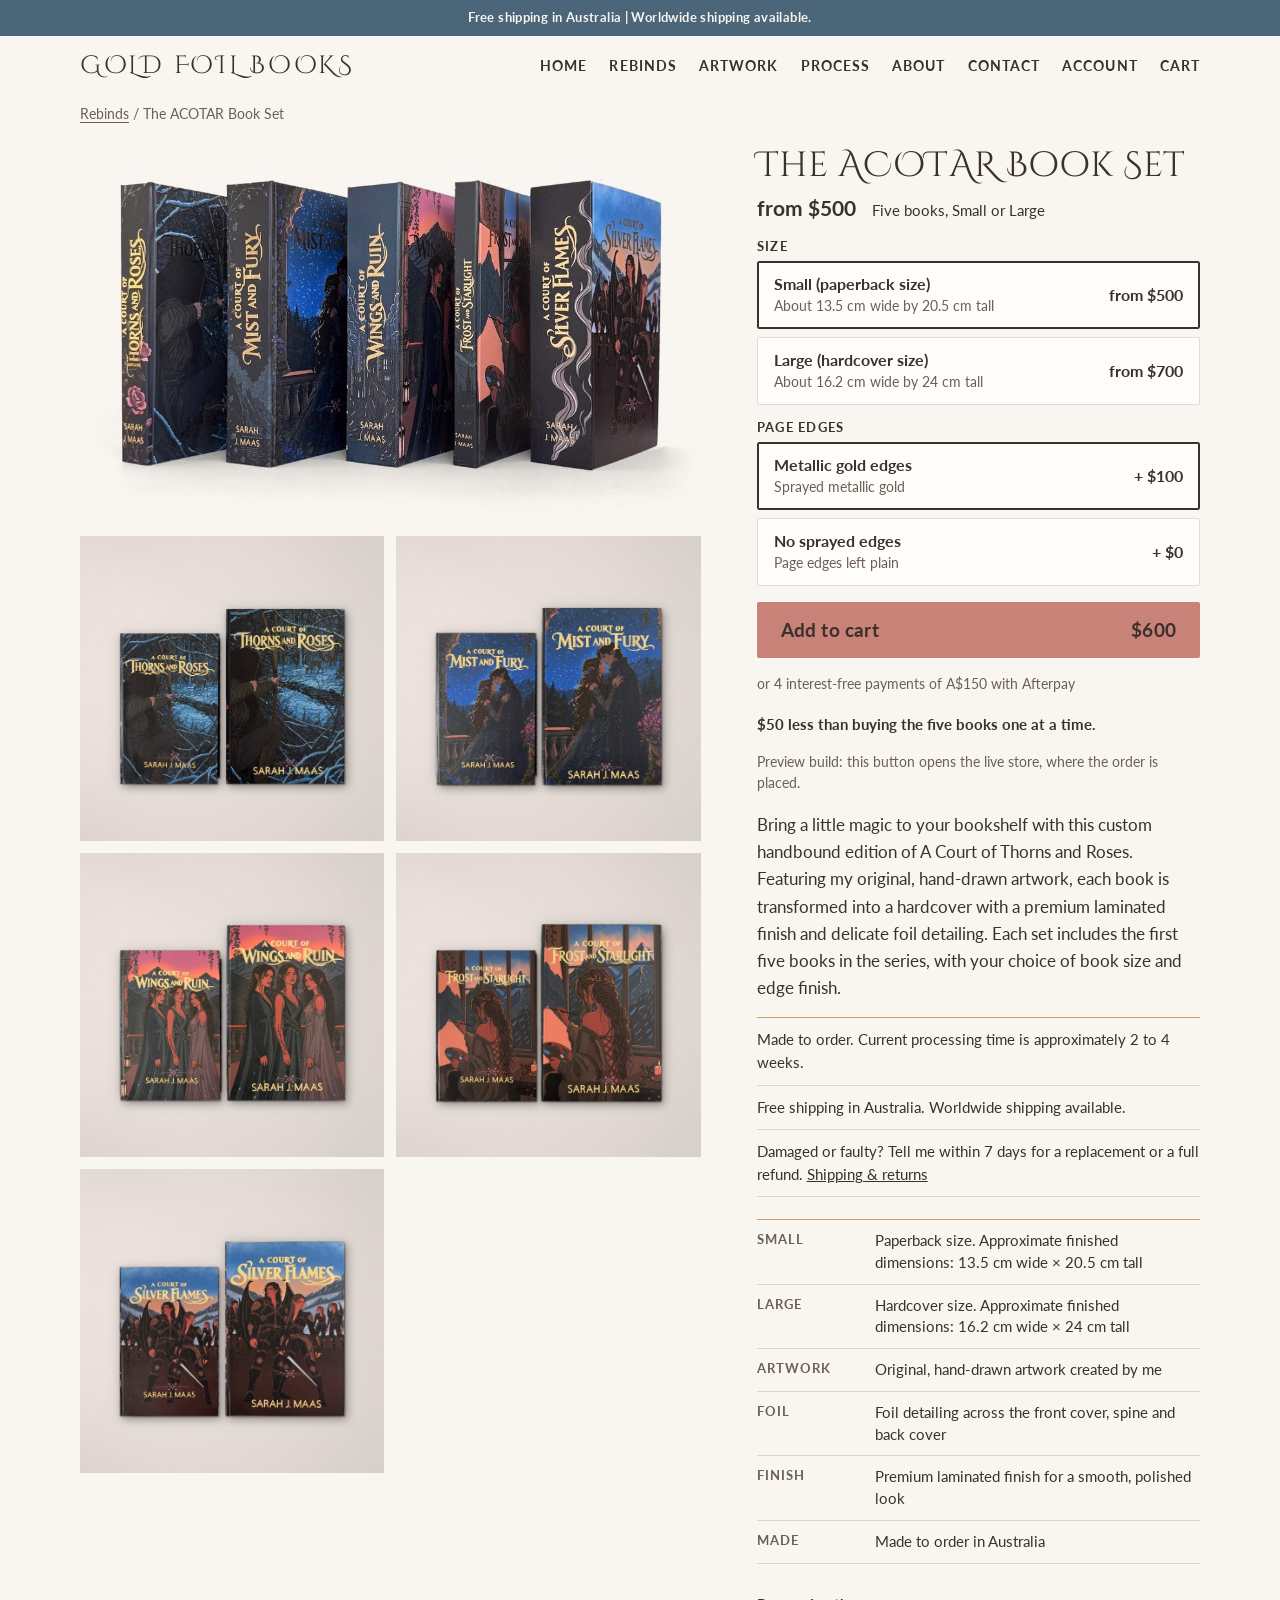
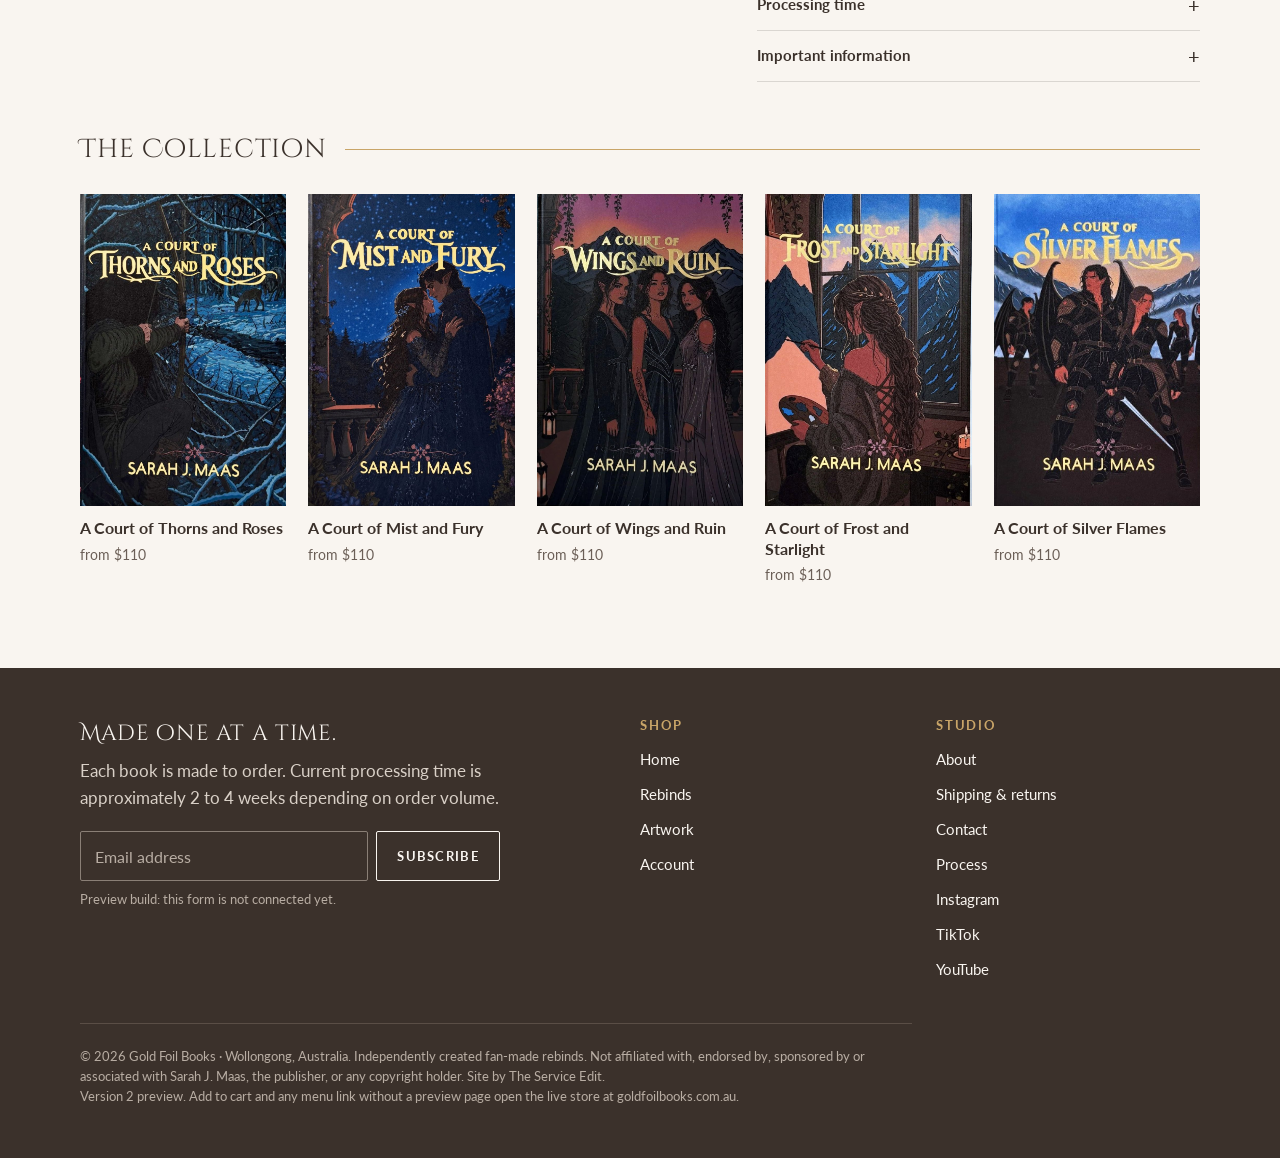
<file: set.html>
<!DOCTYPE html>
<html lang="en-AU">
<head>
<meta charset="utf-8">
<meta name="viewport" content="width=device-width, initial-scale=1">
<meta name="robots" content="noindex, nofollow">
<title>The ACOTAR Book Set | Gold Foil Books v2</title>
<meta name="description" content="All five handbound editions as one set, in two sizes. Version 2 preview.">
<link rel="preconnect" href="https://fonts.googleapis.com">
<link rel="preconnect" href="https://fonts.gstatic.com" crossorigin>
<link rel="stylesheet" href="https://fonts.googleapis.com/css2?family=Cinzel+Decorative:wght@400;700&family=Lato:wght@300;400;700;900&family=Gloock&display=swap">
<link rel="stylesheet" href="css/site.11.css">
</head>
<body>
<p class="bar-top">Free shipping in Australia | Worldwide shipping available.</p>
<header class="head">
  <a class="wordmark" href="index.html">Gold Foil Books</a>
  <nav class="nav" aria-label="Main"><a href="index.html">Home</a><a href="https://www.goldfoilbooks.com.au/rebinds">Rebinds</a><a href="https://www.goldfoilbooks.com.au/artwork">Artwork</a><a href="https://www.goldfoilbooks.com.au/process">Process</a><a href="https://www.goldfoilbooks.com.au/about">About</a><a href="https://www.goldfoilbooks.com.au/contact">Contact</a><a href="https://www.goldfoilbooks.com.au/account/login">Account</a><a href="https://www.goldfoilbooks.com.au/cart">Cart</a></nav>
  <div class="mob">
    <a href="https://www.goldfoilbooks.com.au/cart">Cart</a>
    <details class="menu"><summary>Menu</summary><nav aria-label="Main menu"><a href="index.html">Home</a><a href="https://www.goldfoilbooks.com.au/rebinds">Rebinds</a><a href="https://www.goldfoilbooks.com.au/artwork">Artwork</a><a href="https://www.goldfoilbooks.com.au/process">Process</a><a href="https://www.goldfoilbooks.com.au/about">About</a><a href="https://www.goldfoilbooks.com.au/contact">Contact</a><a href="https://www.goldfoilbooks.com.au/account/login">Account</a><a href="https://www.goldfoilbooks.com.au/cart">Cart</a></nav></details>
  </div>
</header>
<main>
<p class="crumb"><a href="https://www.goldfoilbooks.com.au/rebinds">Rebinds</a> / The ACOTAR Book Set</p>
<div class="pdp">
  <div class="phead">
    <h1 class="h1">The ACOTAR Book Set</h1>
    <p class="meta"><span class="price num">from $500</span><span>Five books, Small or Large</span></p>
  </div>

  <div class="galwrap">
    <div class="gal gal--sq" data-gal>
    <figure><img src="assets/img/hero-set-cream.jpg" width="963" height="591" fetchpriority="high" alt="All five handbound books standing in a row, spines foiled in gold."></figure>
    <figure><img src="assets/img/set-two-sizes-acotar.jpg" width="1400" height="1750" loading="lazy" alt="A Court of Thorns and Roses in both sizes: the small edition beside the large edition."></figure>
    <figure><img src="assets/img/set-two-sizes-acomaf.jpg" width="1400" height="1750" loading="lazy" alt="A Court of Mist and Fury in both sizes: the small edition beside the large edition."></figure>
    <figure><img src="assets/img/set-two-sizes-acowar.jpg" width="1400" height="1750" loading="lazy" alt="A Court of Wings and Ruin in both sizes: the small edition beside the large edition."></figure>
    <figure><img src="assets/img/set-two-sizes-acofas.jpg" width="1400" height="1750" loading="lazy" alt="A Court of Frost and Starlight in both sizes: the small edition beside the large edition."></figure>
    <figure><img src="assets/img/set-two-sizes-acosf.jpg" width="1400" height="1750" loading="lazy" alt="A Court of Silver Flames in both sizes: the small edition beside the large edition."></figure>
    </div>
    <p class="galnote"><span>Swipe for both sizes of each book</span><span data-gal-count>1 of 6</span></p>
  </div>

  <div class="buy" data-buy data-prices='{"small|gold":600,"small|none":500,"large|gold":800,"large|none":700}'>
    <fieldset>
      <legend>Size</legend>
      <label class="opt"><input type="radio" name="size" value="small" checked>
        <span class="body"><span>Small (paperback size)<small>About 13.5 cm wide by 20.5 cm tall</small></span><span class="num">from $500</span></span></label>
      <label class="opt"><input type="radio" name="size" value="large">
        <span class="body"><span>Large (hardcover size)<small>About 16.2 cm wide by 24 cm tall</small></span><span class="num">from $700</span></span></label>
    </fieldset>
    <fieldset>
      <legend>Page edges</legend>
      <label class="opt"><input type="radio" name="edges" value="gold" checked>
        <span class="body"><span>Metallic gold edges<small>Sprayed metallic gold</small></span><span class="num">+ $100</span></span></label>
      <label class="opt"><input type="radio" name="edges" value="none">
        <span class="body"><span>No sprayed edges<small>Page edges left plain</small></span><span class="num">+ $0</span></span></label>
    </fieldset>
    <a class="btn btn--split" href="https://www.goldfoilbooks.com.au/rebinds/p/acotar-book-set"><span>Add to cart</span><span class="num" data-price>$600</span></a>
    <p class="after">or 4 interest-free payments of <span data-afterpay>A$150</span> with Afterpay</p>
    <p class="saving" data-when="small">$50 less than buying the five books one at a time.</p>
    <p class="saving" data-when="large" hidden>Large is made only as a set.</p>
    <p class="prev">Preview build: this button opens the live store, where the order is placed.</p>
    <p class="desc-p">Bring a little magic to your bookshelf with this custom handbound edition of A Court of Thorns and Roses. Featuring my original, hand-drawn artwork, each book is transformed into a hardcover with a premium laminated finish and delicate foil detailing. Each set includes the first five books in the series, with your choice of book size and edge finish.</p>
    <ul class="assure">
      <li>Made to order. Current processing time is approximately 2 to 4 weeks.</li>
      <li>Free shipping in Australia. Worldwide shipping available.</li>
      <li>Damaged or faulty? Tell me within 7 days for a replacement or a full refund. <a href="https://www.goldfoilbooks.com.au/shipping">Shipping &amp; returns</a></li>
    </ul>
    <dl class="spec">
      <div><dt>Small</dt><dd>Paperback size. Approximate finished dimensions: 13.5 cm wide &times; 20.5 cm tall</dd></div>
      <div><dt>Large</dt><dd>Hardcover size. Approximate finished dimensions: 16.2 cm wide &times; 24 cm tall</dd></div>
      <div><dt>Artwork</dt><dd>Original, hand-drawn artwork created by me</dd></div>
      <div><dt>Foil</dt><dd>Foil detailing across the front cover, spine and back cover</dd></div>
      <div><dt>Finish</dt><dd>Premium laminated finish for a smooth, polished look</dd></div>
      <div><dt>Made</dt><dd>Made to order in Australia</dd></div>
    </dl>
    <div>
      <details class="acc"><summary>Processing time</summary><p>Each book is made to order. Current processing time is approximately 2 to 4 weeks depending on current order volume. If your order is required by a specific date, please contact me before purchasing.</p></details>
      <details class="acc"><summary>Important information</summary><p>Every illustration is drawn by hand by me, not AI-generated. Each design is created with care, making these editions a special addition to any ACOTAR collection. Please note that these are custom rebinds of existing books, not publisher-issued editions. Finished dimensions are approximate and may vary slightly.</p></details>
    </div>
  </div>
</div>

<section>
  <div class="wrap"><div class="sec-head"><h2 class="h2">The Collection</h2></div></div>
  <ul class="cards" style="--n:5">
    <li class="card"><a href="book-one.html"><img src="assets/img/acotar-face.jpg" loading="lazy" alt="A Court of Thorns and Roses: the finished handbound cover."><span class="t">A Court of Thorns and Roses</span><span class="p num">from $110</span></a></li>
    <li class="card"><a href="https://www.goldfoilbooks.com.au/rebinds/p/a-court-of-mist-and-fury-handbound"><img src="assets/img/acomaf-face.jpg" loading="lazy" alt="A Court of Mist and Fury: the finished handbound cover."><span class="t">A Court of Mist and Fury</span><span class="p num">from $110</span></a></li>
    <li class="card"><a href="https://www.goldfoilbooks.com.au/rebinds/p/a-court-of-wings-and-ruin-hand-bound"><img src="assets/img/acowar-face-c.jpg" loading="lazy" alt="A Court of Wings and Ruin: the finished handbound cover."><span class="t">A Court of Wings and Ruin</span><span class="p num">from $110</span></a></li>
    <li class="card"><a href="https://www.goldfoilbooks.com.au/rebinds/p/a-court-of-frost-and-starlight-handbound"><img src="assets/img/acofas-face-c.jpg" loading="lazy" alt="A Court of Frost and Starlight: the finished handbound cover."><span class="t">A Court of Frost and Starlight</span><span class="p num">from $110</span></a></li>
    <li class="card"><a href="https://www.goldfoilbooks.com.au/rebinds/p/a-court-of-silver-flames-handbound"><img src="assets/img/acosf-face-b.jpg" loading="lazy" alt="A Court of Silver Flames: the finished handbound cover."><span class="t">A Court of Silver Flames</span><span class="p num">from $110</span></a></li>
  </ul>
</section>
</main>

<div class="bar"><a class="btn btn--split" href="https://www.goldfoilbooks.com.au/rebinds/p/acotar-book-set"><span>Add to cart</span><span class="num" data-price>$600</span></a></div>
<footer class="foot">
  <div class="in">
    <div>
      <h2>Made one at a time.</h2>
      <p>Each book is made to order. Current processing time is approximately 2 to 4 weeks depending on order volume.</p>
      <form data-signup>
        <label class="sr" for="email">Email address</label>
        <input id="email" type="email" name="email" placeholder="Email address" autocomplete="email" required>
        <button type="submit">Subscribe</button>
      </form>
      <p class="note" role="status">Preview build: this form is not connected yet.</p>
    </div>
    <div>
      <h3>Shop</h3>
      <ul>
        <li><a href="index.html">Home</a></li>
        <li><a href="https://www.goldfoilbooks.com.au/rebinds">Rebinds</a></li>
        <li><a href="https://www.goldfoilbooks.com.au/artwork">Artwork</a></li>
        <li><a href="https://www.goldfoilbooks.com.au/account/login">Account</a></li>
      </ul>
    </div>
    <div>
      <h3>Studio</h3>
      <ul>
        <li><a href="https://www.goldfoilbooks.com.au/about">About</a></li>
        <li><a href="https://www.goldfoilbooks.com.au/shipping">Shipping &amp; returns</a></li>
        <li><a href="https://www.goldfoilbooks.com.au/contact">Contact</a></li>
        <li><a href="https://www.goldfoilbooks.com.au/process">Process</a></li>
        <li><a href="https://instagram.com/goldfoilbooks">Instagram</a></li>
        <li><a href="https://www.tiktok.com/@goldfoilbooks">TikTok</a></li>
        <li><a href="https://www.youtube.com/@GoldFoilBooks">YouTube</a></li>
      </ul>
    </div>
    <p class="fine">&copy; 2026 Gold Foil Books &middot; Wollongong, Australia. Independently created fan-made rebinds. Not affiliated with, endorsed by, sponsored by or associated with Sarah J. Maas, the publisher, or any copyright holder. Site by <a href="https://theserviceedit.com">The Service Edit</a>.<br>Version 2 preview. Add to cart and any menu link without a preview page open the live store at goldfoilbooks.com.au.</p>
  </div>
</footer>
<script src="js/site.11.js"></script>
</body>
</html>
</file>
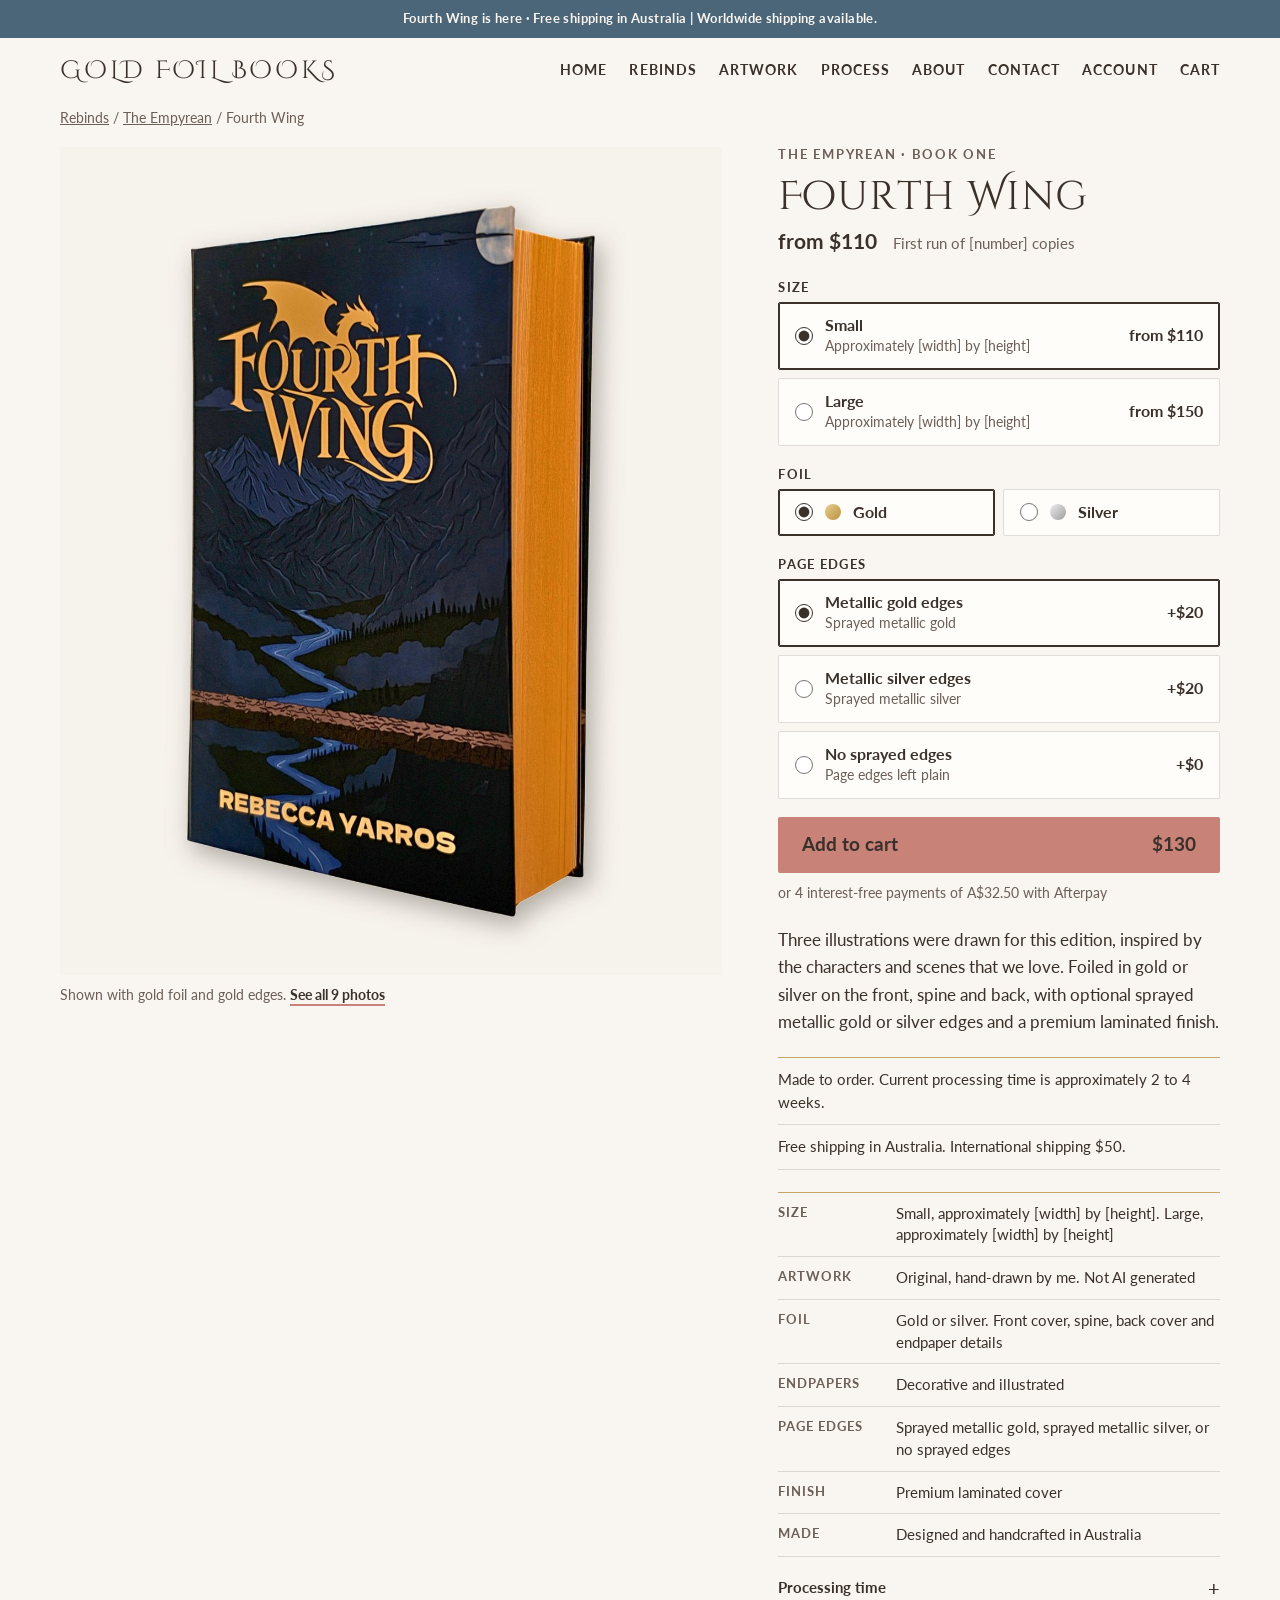
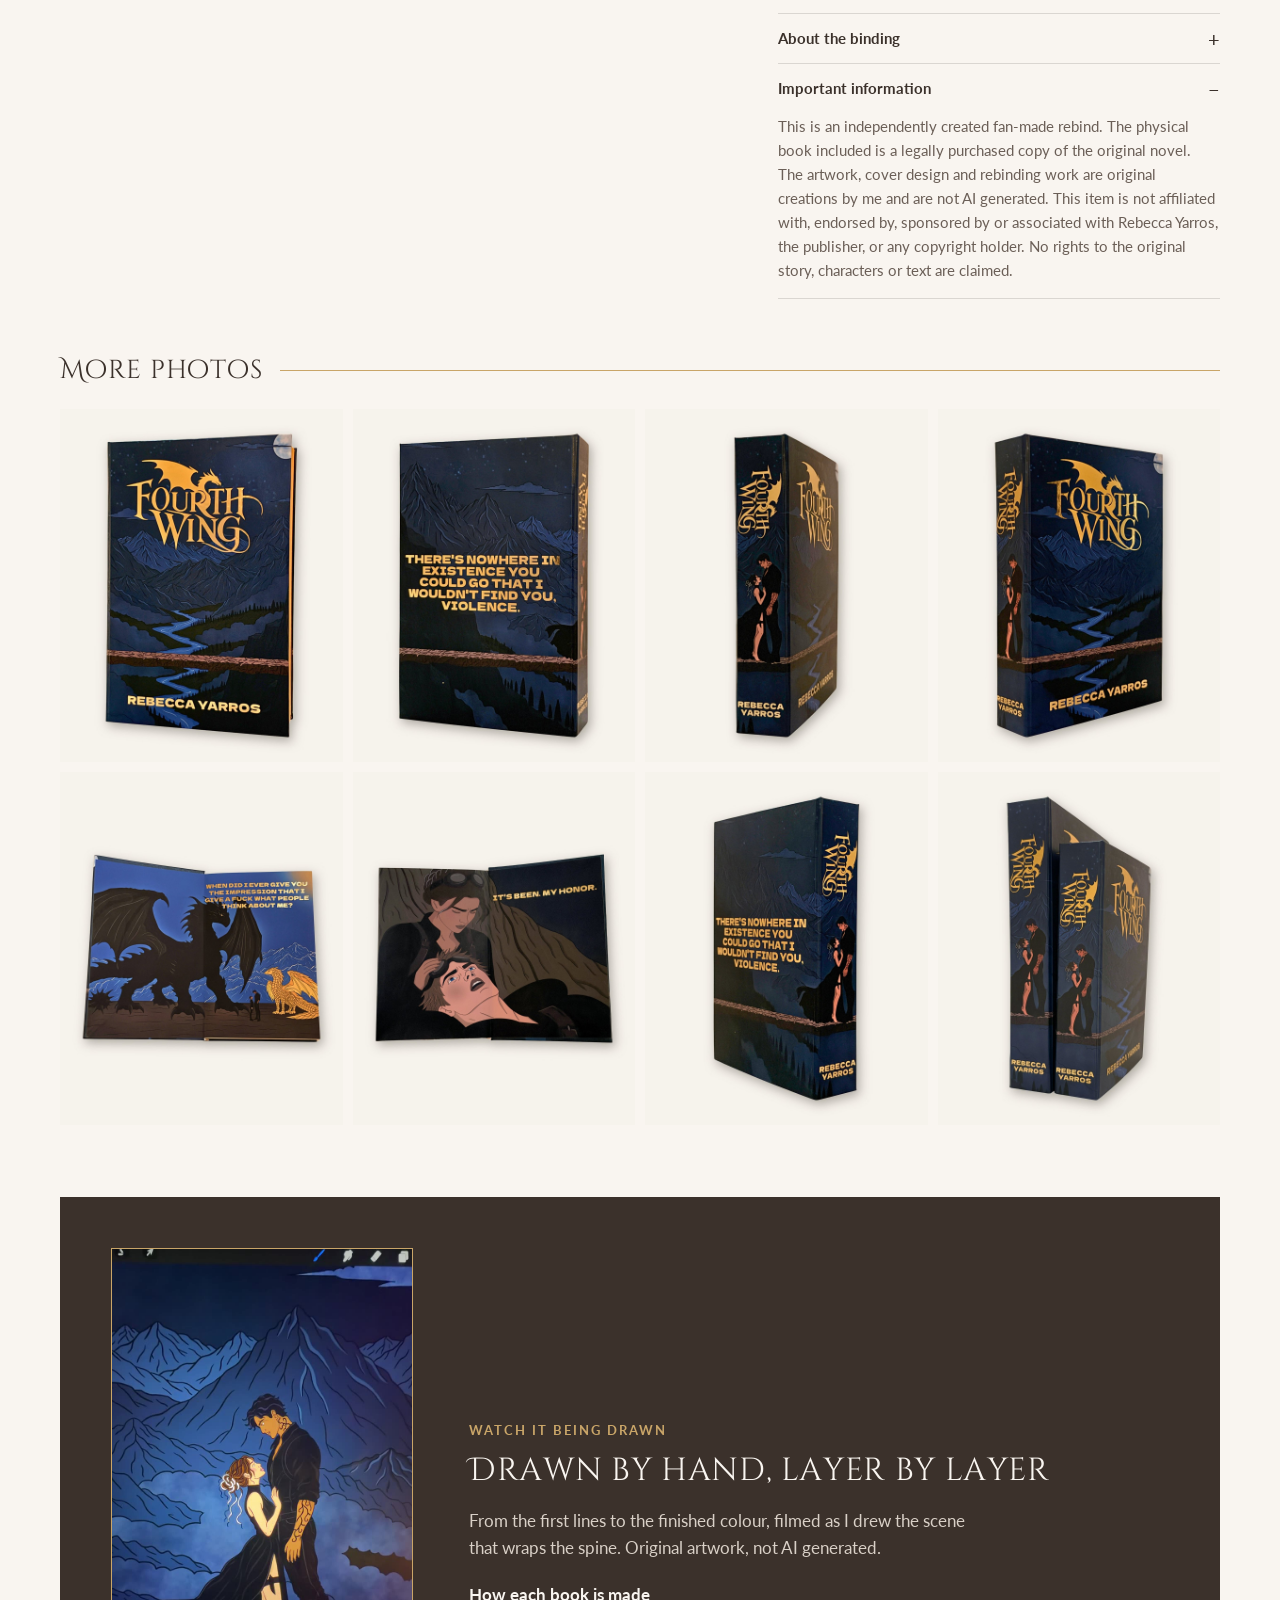
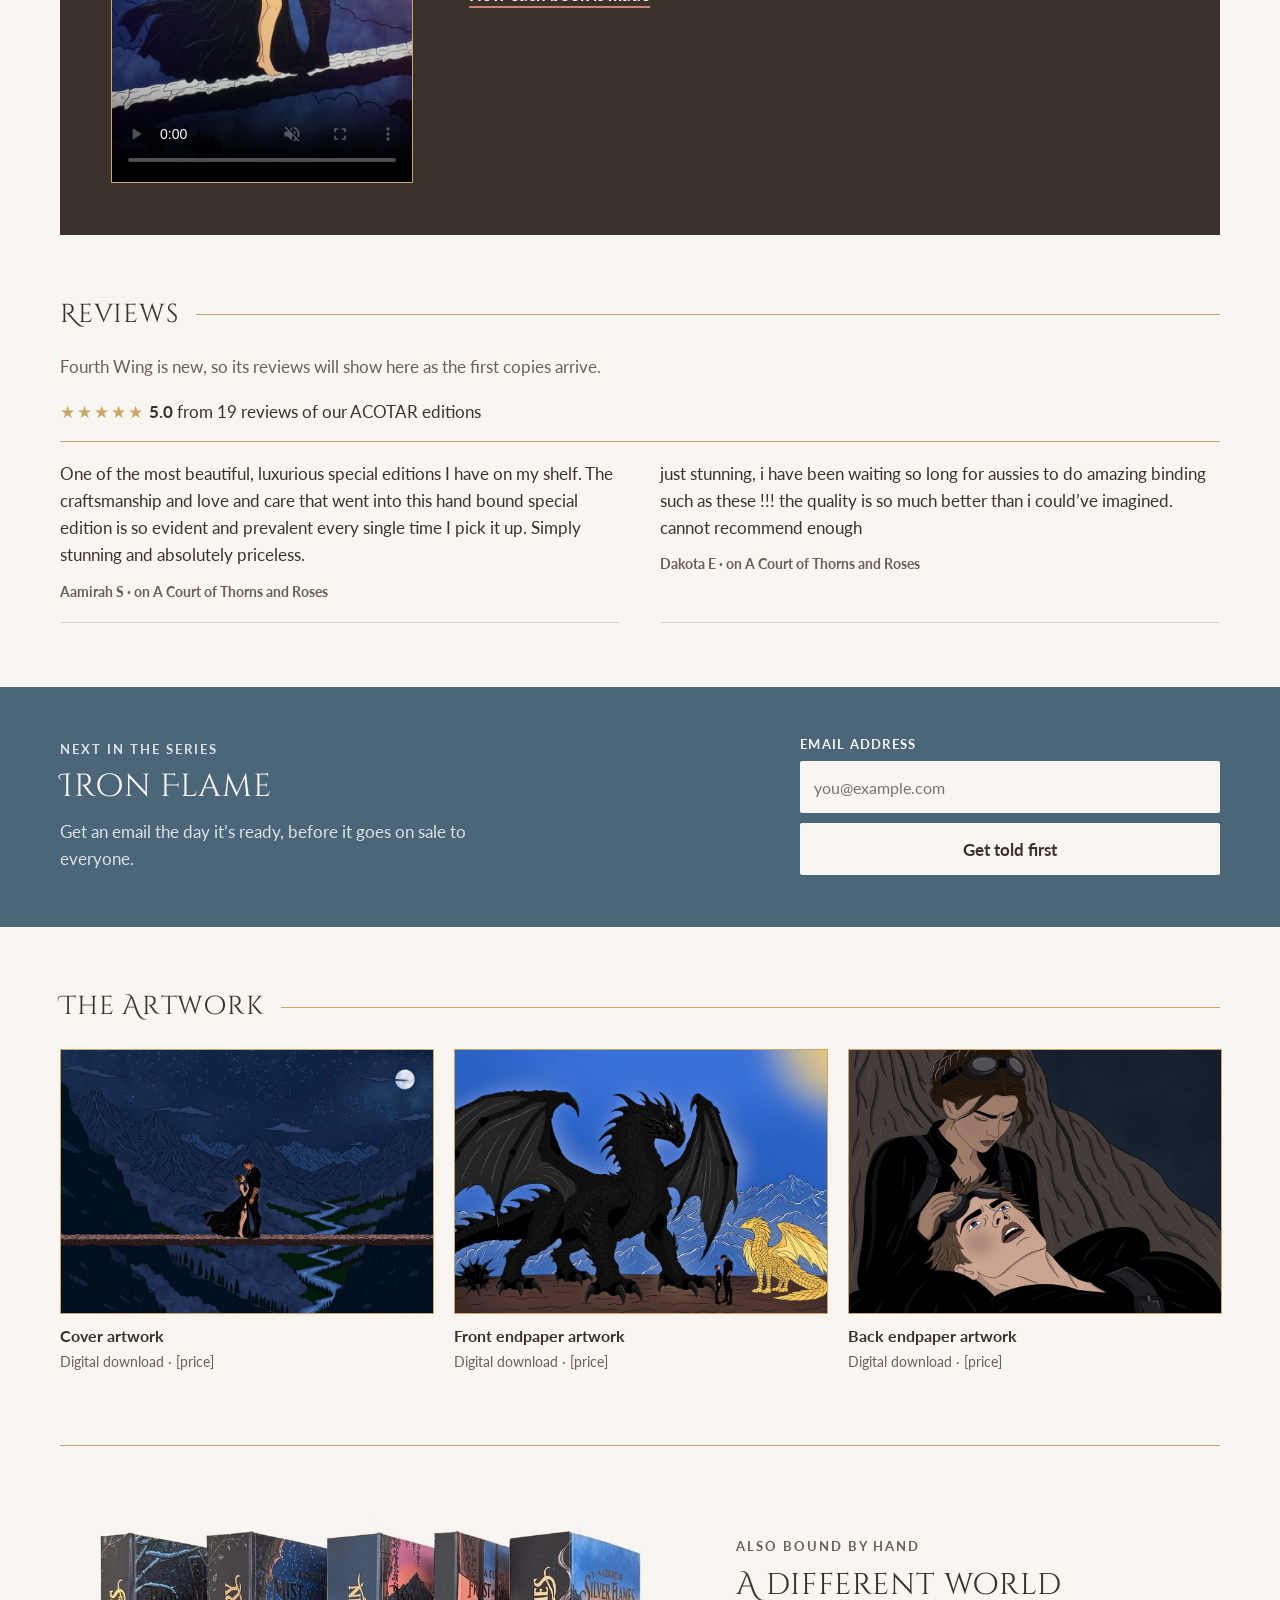
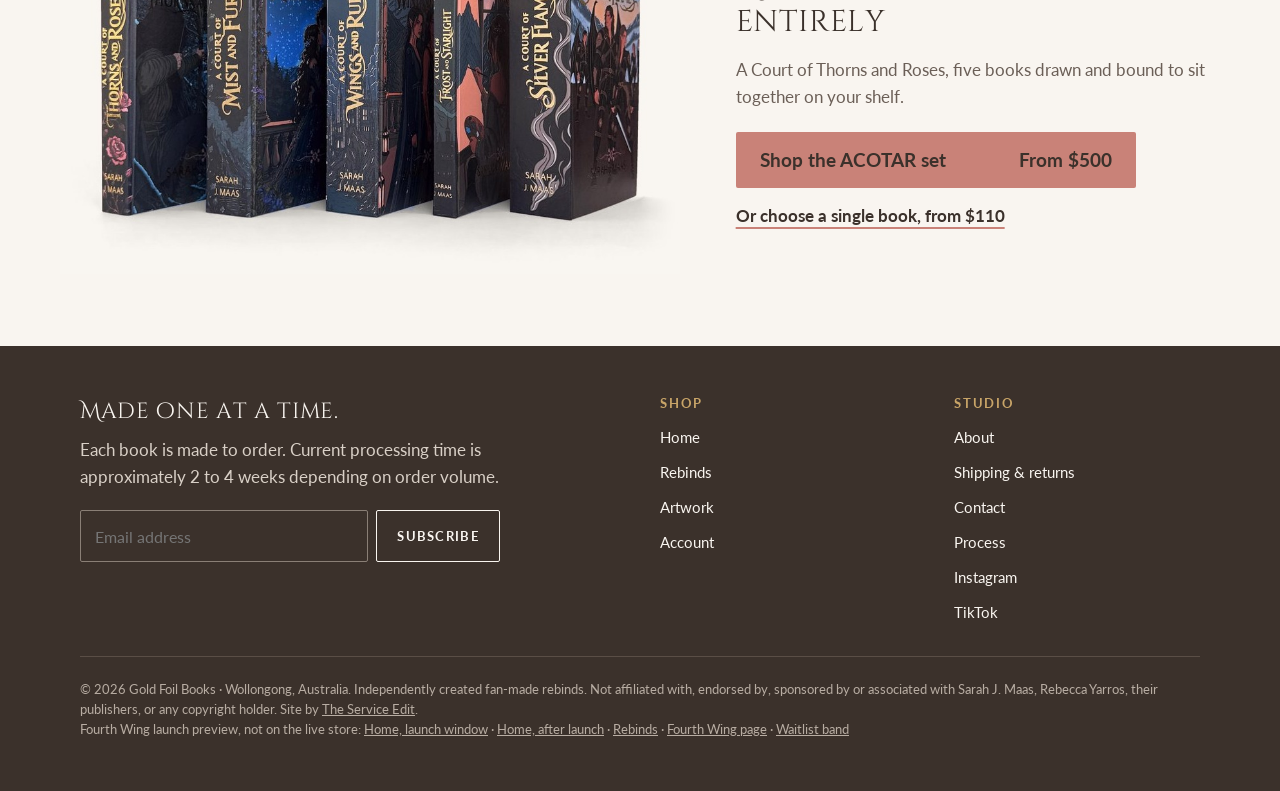
<file: fourth-wing/fourth-wing.html>
<!DOCTYPE html>
<html lang="en-AU">
<head>
<meta charset="utf-8">
<meta name="viewport" content="width=device-width, initial-scale=1">
<meta name="robots" content="noindex, nofollow">
<title>Fourth Wing | Gold Foil Books v2 preview</title>
<link rel="preconnect" href="https://fonts.googleapis.com">
<link rel="preconnect" href="https://fonts.gstatic.com" crossorigin>
<link rel="stylesheet" href="https://fonts.googleapis.com/css2?family=Cinzel+Decorative:wght@400;700&amp;family=Lato:wght@300;400;700;900&amp;display=swap">
<style>
body{margin:0;background:#F9F5F0}
a:hover{color:#C98278}
:focus-visible{outline:3px solid #4B6679;outline-offset:3px}
details summary{list-style:none}
details summary::-webkit-details-marker{display:none}
details summary::after{content:"+";float:right;font-weight:400;font-size:20px;line-height:1}
details[open] summary::after{content:"\2212"}
</style>
</head>
<body>
<div style="container-type: inline-size; background: #F9F5F0; color: #3B312B; font: 400 17px/1.6 'Lato', Arial, sans-serif; min-height: 100%">

<p style="margin: 0; background: #4B6679; color: #F9F5F0; text-align: center; font: 700 13px/1.35 'Lato', Arial, sans-serif; letter-spacing: .03em; padding: 10px 12px">Fourth Wing is here &middot; Free shipping in Australia | Worldwide shipping available.</p>

<header style="max-width: 1200px; margin: 0 auto; padding: 16px 20px; display: flex; flex-wrap: wrap; align-items: center; justify-content: space-between; gap: 6px 24px; box-sizing: border-box">
<a href="index.html" style="font: 400 clamp(17px, 2.2cqi, 25px)/1 'Cinzel Decorative', Georgia, serif; letter-spacing: .11em; text-transform: uppercase; text-decoration: none; color: #3B312B; white-space: nowrap; font-kerning: none">Gold Foil Books</a>
<nav aria-label="Main" style="display: flex; gap: 22px; overflow-x: auto; white-space: nowrap; font: 700 13.5px/1 'Lato', Arial, sans-serif; letter-spacing: .08em; text-transform: uppercase; max-width: 100%">
<a href="index.html" style="color: #3B312B; text-decoration: none; padding: 10px 0">Home</a>
<a href="rebinds.html" style="color: #3B312B; text-decoration: none; padding: 10px 0">Rebinds</a>
<a href="https://www.goldfoilbooks.com.au/artwork" style="color: #3B312B; text-decoration: none; padding: 10px 0">Artwork</a>
<a href="https://www.goldfoilbooks.com.au/process" style="color: #3B312B; text-decoration: none; padding: 10px 0">Process</a>
<a href="https://www.goldfoilbooks.com.au/about" style="color: #3B312B; text-decoration: none; padding: 10px 0">About</a>
<a href="https://www.goldfoilbooks.com.au/contact" style="color: #3B312B; text-decoration: none; padding: 10px 0">Contact</a>
<a href="https://www.goldfoilbooks.com.au/account/login" style="color: #3B312B; text-decoration: none; padding: 10px 0">Account</a>
<a href="https://www.goldfoilbooks.com.au/cart" style="color: #3B312B; text-decoration: none; padding: 10px 0">Cart</a>
</nav>
</header>

<main>
<p style="max-width: 1200px; margin: 0 auto; padding: 4px 20px 0; box-sizing: border-box; font-size: 14px; color: #6B5F57"><a href="rebinds.html" style="color: #6B5F57">Rebinds</a> / <a href="rebinds.html#empyrean" style="color: #6B5F57">The Empyrean</a> / Fourth Wing</p>

<div style="max-width: 1200px; margin: 0 auto; padding: 18px 20px 0; box-sizing: border-box; display: flex; flex-wrap: wrap; align-items: flex-start; gap: 28px 56px">

<div style="flex: 7 1 520px; min-width: 0">
<div data-foil="gold">
<img src="../assets/img/fw/fw-lead-edges.jpg" alt="Fourth Wing handbound edition standing upright: the illustrated night-mountain cover with gold foil title and sprayed gold page edges." style="display: block; width: 100%; aspect-ratio: 4 / 5; object-fit: cover">
<p style="margin: 10px 0 0; font-size: 13.5px; color: #6B5F57">Shown with gold foil and gold edges. <a href="#photos" style="color: #3B312B; font-weight: 700; text-decoration: underline; text-decoration-color: #C98278; text-decoration-thickness: 2px; text-underline-offset: 4px">See all 9 photos</a></p>
</div>
<div data-foil="silver" hidden>
<img src="../assets/img/fw/fws-lead-edges.jpg" alt="Fourth Wing handbound edition standing upright with silver foil title and sprayed silver page edges." style="display: block; width: 100%; aspect-ratio: 4 / 5; object-fit: cover">
<p style="margin: 10px 0 0; font-size: 13.5px; color: #6B5F57">Shown with silver foil and silver edges. <a href="#photos" style="color: #3B312B; font-weight: 700; text-decoration: underline; text-decoration-color: #C98278; text-decoration-thickness: 2px; text-underline-offset: 4px">See all 8 photos</a></p>
</div>
</div>

<div style="flex: 5 1 340px; min-width: 0">
<p style="margin: 0; font: 700 12.5px/1.3 'Lato', Arial, sans-serif; letter-spacing: .14em; text-transform: uppercase; color: #6B5F57">The Empyrean &middot; Book one</p>
<h1 style="margin: 10px 0 0; font: 400 clamp(30px, 3.2cqi, 40px)/1.15 'Cinzel Decorative', Georgia, serif; letter-spacing: .02em; font-kerning: none">Fourth Wing</h1>
<p style="margin: 10px 0 0; display: flex; flex-wrap: wrap; align-items: baseline; gap: 6px 16px; font-size: 15px"><span style="font: 700 21px/1 'Lato', Arial, sans-serif">from $110</span><span style="color: #6B5F57">First run of [number] copies</span></p>

<fieldset style="border: 0; padding: 0; margin: 26px 0 0; display: grid; gap: 8px">
<legend style="padding: 0; margin-bottom: 8px; font: 700 13px/1 'Lato', Arial, sans-serif; letter-spacing: .1em; text-transform: uppercase">Size</legend>
<label style="display: flex; justify-content: space-between; align-items: center; gap: 12px; padding: 13px 16px; background: #FFFDFA; border: 1px solid #3B312B; box-shadow: inset 0 0 0 1px #3B312B; border-radius: 2px; font: 700 15.5px/1.25 'Lato', Arial, sans-serif; cursor: pointer"><span style="display: flex; align-items: center; gap: 12px"><input type="radio" name="size" value="small" data-base="110" checked style="accent-color: #3B312B; width: 18px; height: 18px; margin: 0"><span>Small<span style="display: block; font: 400 13.5px/1.3 'Lato', Arial, sans-serif; color: #6B5F57; margin-top: 3px">Approximately [width] by [height]</span></span></span><span>from $110</span></label>
<label style="display: flex; justify-content: space-between; align-items: center; gap: 12px; padding: 13px 16px; background: #FFFDFA; border: 1px solid rgba(59,49,43,.16); border-radius: 2px; font: 700 15.5px/1.25 'Lato', Arial, sans-serif; cursor: pointer"><span style="display: flex; align-items: center; gap: 12px"><input type="radio" name="size" value="large" data-base="150" style="accent-color: #3B312B; width: 18px; height: 18px; margin: 0"><span>Large<span style="display: block; font: 400 13.5px/1.3 'Lato', Arial, sans-serif; color: #6B5F57; margin-top: 3px">Approximately [width] by [height]</span></span></span><span>from $150</span></label>
</fieldset>


<fieldset style="border: 0; padding: 0; margin: 22px 0 0">
<legend style="padding: 0; margin-bottom: 8px; font: 700 13px/1 'Lato', Arial, sans-serif; letter-spacing: .1em; text-transform: uppercase">Foil</legend>
<div style="display: grid; grid-template-columns: repeat(2, minmax(0, 1fr)); gap: 8px">
<label style="display: flex; align-items: center; gap: 12px; padding: 13px 16px; background: #FFFDFA; border: 1px solid #3B312B; box-shadow: inset 0 0 0 1px #3B312B; border-radius: 2px; font: 700 15.5px/1.25 'Lato', Arial, sans-serif; cursor: pointer"><input type="radio" name="foil" value="gold" checked style="accent-color: #3B312B; width: 18px; height: 18px; margin: 0"><span aria-hidden="true" style="width: 16px; height: 16px; border-radius: 50%; background: linear-gradient(135deg, #E8CF8E, #B8913F)"></span>Gold</label>
<label style="display: flex; align-items: center; gap: 12px; padding: 13px 16px; background: #FFFDFA; border: 1px solid rgba(59,49,43,.16); border-radius: 2px; font: 700 15.5px/1.25 'Lato', Arial, sans-serif; cursor: pointer"><input type="radio" name="foil" value="silver" style="accent-color: #3B312B; width: 18px; height: 18px; margin: 0"><span aria-hidden="true" style="width: 16px; height: 16px; border-radius: 50%; background: linear-gradient(135deg, #EDEDED, #9C9C9C)"></span>Silver</label>
</div>
</fieldset>



<fieldset style="border: 0; padding: 0; margin: 22px 0 0; display: grid; gap: 8px">
<legend style="padding: 0; margin-bottom: 8px; font: 700 13px/1 'Lato', Arial, sans-serif; letter-spacing: .1em; text-transform: uppercase">Page edges</legend>
<label style="display: flex; justify-content: space-between; align-items: center; gap: 12px; padding: 13px 16px; background: #FFFDFA; border: 1px solid #3B312B; box-shadow: inset 0 0 0 1px #3B312B; border-radius: 2px; font: 700 15.5px/1.25 'Lato', Arial, sans-serif; cursor: pointer"><span style="display: flex; align-items: center; gap: 12px"><input type="radio" name="edges" value="gold" data-add="20" checked style="accent-color: #3B312B; width: 18px; height: 18px; margin: 0"><span>Metallic gold edges<span style="display: block; font: 400 13.5px/1.3 'Lato', Arial, sans-serif; color: #6B5F57; margin-top: 3px">Sprayed metallic gold</span></span></span><span>+$20</span></label>
<label style="display: flex; justify-content: space-between; align-items: center; gap: 12px; padding: 13px 16px; background: #FFFDFA; border: 1px solid rgba(59,49,43,.16); border-radius: 2px; font: 700 15.5px/1.25 'Lato', Arial, sans-serif; cursor: pointer"><span style="display: flex; align-items: center; gap: 12px"><input type="radio" name="edges" value="silver" data-add="20" style="accent-color: #3B312B; width: 18px; height: 18px; margin: 0"><span>Metallic silver edges<span style="display: block; font: 400 13.5px/1.3 'Lato', Arial, sans-serif; color: #6B5F57; margin-top: 3px">Sprayed metallic silver</span></span></span><span>+$20</span></label>
<label style="display: flex; justify-content: space-between; align-items: center; gap: 12px; padding: 13px 16px; background: #FFFDFA; border: 1px solid rgba(59,49,43,.16); border-radius: 2px; font: 700 15.5px/1.25 'Lato', Arial, sans-serif; cursor: pointer"><span style="display: flex; align-items: center; gap: 12px"><input type="radio" name="edges" value="none" data-add="0" style="accent-color: #3B312B; width: 18px; height: 18px; margin: 0"><span>No sprayed edges<span style="display: block; font: 400 13.5px/1.3 'Lato', Arial, sans-serif; color: #6B5F57; margin-top: 3px">Page edges left plain</span></span></span><span>+$0</span></label>
</fieldset>

<a href="https://www.goldfoilbooks.com.au/rebinds" style="margin-top: 18px; display: flex; align-items: center; justify-content: space-between; gap: 14px; min-height: 56px; padding: 0 24px; background: #C98278; color: #3B312B; border-radius: 2px; font: 700 19px/1.2 'Lato', Arial, sans-serif; text-decoration: none; box-sizing: border-box"><span>Add to cart</span><span data-price="">$130</span></a>
<p style="margin: 10px 0 0; font-size: 13.5px; color: #6B5F57">or 4 interest-free payments of <span data-afterpay="">A$32.50</span> with Afterpay</p>

<p style="margin: 22px 0 0; max-width: 38em">Three illustrations were drawn for this edition, inspired by the characters and scenes that we love. Foiled in gold or silver on the front, spine and back, with optional sprayed metallic gold or silver edges and a premium laminated finish.</p>

<ul style="list-style: none; margin: 22px 0 0; padding: 0; border-top: 1px solid #C9A568; font-size: 14.5px">
<li style="padding: 10px 0; border-bottom: 1px solid rgba(59,49,43,.16)">Made to order. Current processing time is approximately 2 to 4 weeks.</li>
<li style="padding: 10px 0; border-bottom: 1px solid rgba(59,49,43,.16)">Free shipping in Australia. International shipping $50.</li>
</ul>

<dl style="margin: 22px 0 0; border-top: 1px solid #C9A568">
<div style="display: grid; grid-template-columns: 6.5rem 1fr; gap: 14px; padding: 10px 0; border-bottom: 1px solid rgba(59,49,43,.16)"><dt style="font: 700 12.5px/1.6 'Lato', Arial, sans-serif; letter-spacing: .08em; text-transform: uppercase; color: #6B5F57">Size</dt><dd style="margin: 0; font-size: 15px; line-height: 1.45">Small, approximately [width] by [height]. Large, approximately [width] by [height]</dd></div>
<div style="display: grid; grid-template-columns: 6.5rem 1fr; gap: 14px; padding: 10px 0; border-bottom: 1px solid rgba(59,49,43,.16)"><dt style="font: 700 12.5px/1.6 'Lato', Arial, sans-serif; letter-spacing: .08em; text-transform: uppercase; color: #6B5F57">Artwork</dt><dd style="margin: 0; font-size: 15px; line-height: 1.45">Original, hand-drawn by me. Not AI generated</dd></div>
<div style="display: grid; grid-template-columns: 6.5rem 1fr; gap: 14px; padding: 10px 0; border-bottom: 1px solid rgba(59,49,43,.16)"><dt style="font: 700 12.5px/1.6 'Lato', Arial, sans-serif; letter-spacing: .08em; text-transform: uppercase; color: #6B5F57">Foil</dt><dd style="margin: 0; font-size: 15px; line-height: 1.45">Gold or silver. Front cover, spine, back cover and endpaper details</dd></div>
<div style="display: grid; grid-template-columns: 6.5rem 1fr; gap: 14px; padding: 10px 0; border-bottom: 1px solid rgba(59,49,43,.16)"><dt style="font: 700 12.5px/1.6 'Lato', Arial, sans-serif; letter-spacing: .08em; text-transform: uppercase; color: #6B5F57">Endpapers</dt><dd style="margin: 0; font-size: 15px; line-height: 1.45">Decorative and illustrated</dd></div>
<div style="display: grid; grid-template-columns: 6.5rem 1fr; gap: 14px; padding: 10px 0; border-bottom: 1px solid rgba(59,49,43,.16)"><dt style="font: 700 12.5px/1.6 'Lato', Arial, sans-serif; letter-spacing: .08em; text-transform: uppercase; color: #6B5F57">Page edges</dt><dd style="margin: 0; font-size: 15px; line-height: 1.45">Sprayed metallic gold, sprayed metallic silver, or no sprayed edges</dd></div>
<div style="display: grid; grid-template-columns: 6.5rem 1fr; gap: 14px; padding: 10px 0; border-bottom: 1px solid rgba(59,49,43,.16)"><dt style="font: 700 12.5px/1.6 'Lato', Arial, sans-serif; letter-spacing: .08em; text-transform: uppercase; color: #6B5F57">Finish</dt><dd style="margin: 0; font-size: 15px; line-height: 1.45">Premium laminated cover</dd></div>
<div style="display: grid; grid-template-columns: 6.5rem 1fr; gap: 14px; padding: 10px 0; border-bottom: 1px solid rgba(59,49,43,.16)"><dt style="font: 700 12.5px/1.6 'Lato', Arial, sans-serif; letter-spacing: .08em; text-transform: uppercase; color: #6B5F57">Made</dt><dd style="margin: 0; font-size: 15px; line-height: 1.45">Designed and handcrafted in Australia</dd></div>
</dl>

<div style="margin-top: 6px">
<details style="border-bottom: 1px solid rgba(59,49,43,.16)"><summary style="padding: 15px 0; cursor: pointer; font: 700 15px/1.3 'Lato', Arial, sans-serif">Processing time</summary><p style="margin: 0; padding: 0 0 16px; color: #6B5F57; font-size: 15px">Each book is made to order. Current processing time is approximately 2 to 4 weeks depending on current order volume. If your order is required by a specific date, please contact me before purchasing.</p></details>
<details style="border-bottom: 1px solid rgba(59,49,43,.16)"><summary style="padding: 15px 0; cursor: pointer; font: 700 15px/1.3 'Lato', Arial, sans-serif">About the binding</summary><p style="margin: 0; padding: 0 0 16px; color: #6B5F57; font-size: 15px">These editions begin as standard paperbacks and are slightly enlarged during the rebinding process. The original text block and pages remain unaltered, resulting in a finished book that is smaller than a standard hardcover. This is a handmade item. Minor variations may occur between copies, making each book unique.</p></details>
<details open style="border-bottom: 1px solid rgba(59,49,43,.16)"><summary style="padding: 15px 0; cursor: pointer; font: 700 15px/1.3 'Lato', Arial, sans-serif">Important information</summary><p style="margin: 0; padding: 0 0 16px; color: #6B5F57; font-size: 15px">This is an independently created fan-made rebind. The physical book included is a legally purchased copy of the original novel. The artwork, cover design and rebinding work are original creations by me and are not AI generated. This item is not affiliated with, endorsed by, sponsored by or associated with Rebecca Yarros, the publisher, or any copyright holder. No rights to the original story, characters or text are claimed.</p></details>
</div>
</div>
</div>

<section id="photos" aria-labelledby="h-photos" style="max-width: 1200px; margin: 0 auto; padding: 56px 20px 0; box-sizing: border-box">
<div style="display: flex; align-items: center; gap: 18px; margin-bottom: 22px">
<h2 id="h-photos" style="margin: 0; font: 400 clamp(21px, 2cqi, 26px)/1.25 'Cinzel Decorative', Georgia, serif; letter-spacing: .03em; font-kerning: none">More photos</h2>
<div aria-hidden="true" style="flex: 1; height: 1px; background: #C9A568"></div>
</div>
<div data-foil="gold">
<ul aria-label="More photographs" style="list-style: none; margin: 0; padding: 0; display: grid; grid-template-columns: repeat(auto-fill, minmax(max(150px, 22%), 1fr)); gap: 10px">
<li><img src="../assets/img/fw/fw-cover.jpg" alt="The front cover face on: mountains and a river at night under a gold foil title and dragon." style="display: block; width: 100%; aspect-ratio: 4 / 5; object-fit: cover"></li>
<li><img src="../assets/img/fw/fw-back.jpg" alt="The back cover: the mountain scene continues behind a foiled quote." style="display: block; width: 100%; aspect-ratio: 4 / 5; object-fit: cover"></li>
<li><img src="../assets/img/fw/fw-spine.jpg" alt="The spine: an illustrated couple on a stone bridge below the foiled title." style="display: block; width: 100%; aspect-ratio: 4 / 5; object-fit: cover"></li>
<li><img src="../assets/img/fw/fw-cover-spine.jpg" alt="Spine and front cover together, showing how the artwork wraps around the book." style="display: block; width: 100%; aspect-ratio: 4 / 5; object-fit: cover"></li>
<li><img src="../assets/img/fw/fw-front-endpaper.jpg" alt="The book open at the illustrated front endpaper: a black dragon and a gold dragon beside two riders, with a foiled quote." style="display: block; width: 100%; aspect-ratio: 4 / 5; object-fit: cover"></li>
<li><img src="../assets/img/fw/fw-back-endpaper.jpg" alt="The book open at the illustrated back endpaper, with a foiled quote." style="display: block; width: 100%; aspect-ratio: 4 / 5; object-fit: cover"></li>
<li><img src="../assets/img/fw/fw-back-spine.jpg" alt="Back cover and spine together." style="display: block; width: 100%; aspect-ratio: 4 / 5; object-fit: cover"></li>
<li><img src="../assets/img/fw/fw-two-sizes.jpg" alt="The Large and Small sizes standing side by side." style="display: block; width: 100%; aspect-ratio: 4 / 5; object-fit: cover"></li>
</ul>
</div>
<div data-foil="silver" hidden>
<ul aria-label="More photographs, silver foil" style="list-style: none; margin: 0; padding: 0; display: grid; grid-template-columns: repeat(auto-fill, minmax(max(150px, 22%), 1fr)); gap: 10px">
<li><img src="../assets/img/fw/fws-back.jpg" alt="The back cover in silver foil: the mountain scene behind a foiled quote." style="display: block; width: 100%; aspect-ratio: 4 / 5; object-fit: cover"></li>
<li><img src="../assets/img/fw/fws-spine.jpg" alt="The spine: an illustrated couple on a stone bridge below the silver foiled title." style="display: block; width: 100%; aspect-ratio: 4 / 5; object-fit: cover"></li>
<li><img src="../assets/img/fw/fws-cover-spine.jpg" alt="Spine and front cover together in silver foil." style="display: block; width: 100%; aspect-ratio: 4 / 5; object-fit: cover"></li>
<li><img src="../assets/img/fw/fws-back-spine.jpg" alt="Back cover and spine together in silver foil." style="display: block; width: 100%; aspect-ratio: 4 / 5; object-fit: cover"></li>
<li><img src="../assets/img/fw/fws-front-endpaper.jpg" alt="The book open at the illustrated front endpaper, with a silver foiled quote." style="display: block; width: 100%; aspect-ratio: 4 / 5; object-fit: cover"></li>
<li><img src="../assets/img/fw/fws-back-endpaper.jpg" alt="The book open at the illustrated back endpaper, with a silver foiled quote." style="display: block; width: 100%; aspect-ratio: 4 / 5; object-fit: cover"></li>
<li style="grid-column: span 2"><img src="../assets/img/fw/fws-two-sizes.jpg" alt="The Large and Small sizes in silver foil, standing side by side." style="display: block; width: 100%; aspect-ratio: 8 / 5; object-fit: contain; background: #F6F3EC"></li>
</ul>
</div>
</section>

<section aria-labelledby="h-drawn" style="max-width: 1200px; margin: 0 auto; padding: 72px 20px 0; box-sizing: border-box">
<div style="display: flex; flex-wrap: wrap; align-items: center; gap: 28px 56px; background: #3B312B; color: #F9F5F0; padding: clamp(24px, 4cqi, 56px); box-sizing: border-box">
<video src="../assets/video/fw-drawing.mp4" poster="../assets/img/fw/fw-drawing-poster.jpg" autoplay="" muted="" loop="" playsinline="" controls="" preload="metadata" aria-label="Dani drawing the Fourth Wing couple on the bridge on her iPad, from first line work to finished colour" style="flex: 0 1 300px; max-width: 300px; width: 100%; aspect-ratio: 9 / 16; object-fit: cover; display: block; background: #2E2622; border: 1px solid #C9A568"></video>
<div style="flex: 1 1 320px">
<p style="margin: 0; font: 700 12.5px/1.3 'Lato', Arial, sans-serif; letter-spacing: .16em; text-transform: uppercase; color: #C9A568">Watch it being drawn</p>
<h2 id="h-drawn" style="margin: 12px 0 0; font: 400 clamp(22px, 2.6cqi, 32px)/1.25 'Cinzel Decorative', Georgia, serif; letter-spacing: .02em; font-kerning: none">Drawn by hand, layer by layer</h2>
<p style="margin: 16px 0 0; color: #D9D0C7; max-width: 30em">From the first lines to the finished colour, filmed as I drew the scene that wraps the spine. Original artwork, not AI generated.</p>
<a href="https://www.goldfoilbooks.com.au/process" style="display: inline-block; margin-top: 20px; color: #F9F5F0; font-weight: 700; text-decoration: underline; text-decoration-color: #C98278; text-decoration-thickness: 2px; text-underline-offset: 5px">How each book is made</a>
</div>
</div>
</section>

<section aria-labelledby="h-reviews" style="max-width: 1200px; margin: 0 auto; padding: 64px 20px 0; box-sizing: border-box">
<div style="display: flex; align-items: center; gap: 18px; margin-bottom: 22px">
<h2 id="h-reviews" style="margin: 0; font: 400 clamp(21px, 2cqi, 26px)/1.25 'Cinzel Decorative', Georgia, serif; letter-spacing: .03em; font-kerning: none">Reviews</h2>
<div aria-hidden="true" style="flex: 1; height: 1px; background: #C9A568"></div>
</div>
<p style="margin: 0; color: #6B5F57">Fourth Wing is new, so its reviews will show here as the first copies arrive.</p>
<p style="margin: 18px 0 0"><span aria-hidden="true" style="color: #C9A568; letter-spacing: 2px">&#9733;&#9733;&#9733;&#9733;&#9733;</span> <strong>5.0</strong> from 19 reviews of our ACOTAR editions</p>
<ul style="list-style: none; margin: 16px 0 0; padding: 0; border-top: 1px solid #C9A568; display: flex; flex-wrap: wrap; column-gap: 40px">
<li style="flex: 1 1 360px; padding: 18px 0; border-bottom: 1px solid rgba(59,49,43,.16)"><p style="margin: 0 0 8px">One of the most beautiful, luxurious special editions I have on my shelf. The craftsmanship and love and care that went into this hand bound special edition is so evident and prevalent every single time I pick it up. Simply stunning and absolutely priceless.</p><span style="font-size: 13.5px; font-weight: 700; color: #6B5F57">Aamirah S &middot; on A Court of Thorns and Roses</span></li>
<li style="flex: 1 1 360px; padding: 18px 0; border-bottom: 1px solid rgba(59,49,43,.16)"><p style="margin: 0 0 8px">just stunning, i have been waiting so long for aussies to do amazing binding such as these !!! the quality is so much better than i could&rsquo;ve imagined. cannot recommend enough</p><span style="font-size: 13.5px; font-weight: 700; color: #6B5F57">Dakota E &middot; on A Court of Thorns and Roses</span></li>
</ul>
</section>

<section id="next" aria-labelledby="h-next" style="background: #4B6679; color: #F9F5F0; margin-top: 64px; padding: 52px 20px">
<div style="max-width: 1160px; margin: 0 auto; display: flex; flex-wrap: wrap; align-items: center; gap: 28px 56px">
<div style="flex: 1 1 280px">
<p style="margin: 0; font: 700 12.5px/1.3 'Lato', Arial, sans-serif; letter-spacing: .16em; text-transform: uppercase; color: #DBE3E9">Next in the series</p>
<h2 id="h-next" style="margin: 10px 0 0; font: 400 clamp(24px, 2.6cqi, 32px)/1.2 'Cinzel Decorative', Georgia, serif; letter-spacing: .02em; font-kerning: none">Iron Flame</h2>
<p style="margin: 12px 0 0; color: #DBE3E9; max-width: 28em">Get an email the day it&rsquo;s ready, before it goes on sale to everyone.</p>
</div>
<form style="flex: 1 1 320px; display: grid; gap: 10px; max-width: 420px">
<label for="n-email" style="font: 700 12.5px/1 'Lato', Arial, sans-serif; letter-spacing: .1em; text-transform: uppercase">Email address</label>
<input id="n-email" type="email" placeholder="you@example.com" style="min-height: 52px; padding: 0 14px; background: #F9F5F0; border: 0; border-radius: 2px; color: #3B312B; font: 400 16px 'Lato', Arial, sans-serif">
<button type="button" style="min-height: 52px; padding: 0 18px; background: #F9F5F0; color: #3B312B; border: 0; border-radius: 2px; font: 700 17px/1 'Lato', Arial, sans-serif">Get told first</button>
</form>
</div>
</section>

<section aria-labelledby="h-art" style="max-width: 1200px; margin: 0 auto; padding: 64px 20px 0; box-sizing: border-box">
<div style="display: flex; align-items: center; gap: 18px; margin-bottom: 26px">
<h2 id="h-art" style="margin: 0; font: 400 clamp(21px, 2cqi, 26px)/1.25 'Cinzel Decorative', Georgia, serif; letter-spacing: .03em; font-kerning: none">The Artwork</h2>
<div aria-hidden="true" style="flex: 1; height: 1px; background: #C9A568"></div>
</div>
<ul style="list-style: none; margin: 0; padding: 0; display: grid; grid-template-columns: repeat(auto-fill, minmax(max(240px, 30%), 1fr)); gap: 28px 22px">
<li><img src="../assets/img/fw/fw-art-cover.jpg" alt="The cover artwork: a couple on a stone bridge above a moonlit mountain valley and winding river." style="display: block; width: 100%; aspect-ratio: 1.414; object-fit: cover; border: 1px solid #C9A568"><span style="display: block; margin-top: 12px; font: 700 15.5px/1.3 'Lato', Arial, sans-serif">Cover artwork</span><span style="display: block; margin-top: 4px; font-size: 14px; color: #6B5F57">Digital download &middot; [price]</span></li>
<li><img src="../assets/img/fw/fw-art-front-endpaper.jpg" alt="The front endpaper artwork: a towering black dragon and a small gold dragon beside two riders, mountains behind." style="display: block; width: 100%; aspect-ratio: 1.414; object-fit: cover; border: 1px solid #C9A568"><span style="display: block; margin-top: 12px; font: 700 15.5px/1.3 'Lato', Arial, sans-serif">Front endpaper artwork</span><span style="display: block; margin-top: 4px; font-size: 14px; color: #6B5F57">Digital download &middot; [price]</span></li>
<li><img src="../assets/img/fw/fw-art-back-endpaper.jpg" alt="The back endpaper artwork: a rider in flight goggles cradling a fallen friend against a rock face." style="display: block; width: 100%; aspect-ratio: 1.414; object-fit: cover; border: 1px solid #C9A568"><span style="display: block; margin-top: 12px; font: 700 15.5px/1.3 'Lato', Arial, sans-serif">Back endpaper artwork</span><span style="display: block; margin-top: 4px; font-size: 14px; color: #6B5F57">Digital download &middot; [price]</span></li>
</ul>
</section>

<section aria-labelledby="h-world" style="max-width: 1200px; margin: 0 auto; padding: 72px 20px 0; box-sizing: border-box">
<div style="border-top: 1px solid #C9A568; padding-top: 48px; display: flex; flex-wrap: wrap; align-items: center; gap: 28px 56px">
<figure style="flex: 1.3 1 380px; margin: 0"><img src="../assets/img/hero-set-cream.jpg" alt="All five ACOTAR handbound books standing in a row, spines foiled in gold." style="display: block; width: 100%; height: auto"></figure>
<div style="flex: 1 1 300px">
<p style="margin: 0; font: 700 12.5px/1.3 'Lato', Arial, sans-serif; letter-spacing: .16em; text-transform: uppercase; color: #6B5F57">Also bound by hand</p>
<h2 id="h-world" style="margin: 12px 0 0; font: 400 clamp(22px, 2.4cqi, 30px)/1.25 'Cinzel Decorative', Georgia, serif; letter-spacing: .02em; font-kerning: none">A different world entirely</h2>
<p style="margin: 14px 0 0; color: #6B5F57; max-width: 30em">A Court of Thorns and Roses, five books drawn and bound to sit together on your shelf.</p>
<a href="https://www.goldfoilbooks.com.au/rebinds" style="margin-top: 22px; display: flex; align-items: center; justify-content: space-between; gap: 14px; min-height: 56px; padding: 0 24px; background: #C98278; color: #3B312B; border-radius: 2px; font: 700 19px/1.2 'Lato', Arial, sans-serif; text-decoration: none; max-width: 400px; box-sizing: border-box"><span>Shop the ACOTAR set</span><span>From $500</span></a>
<a href="rebinds.html#acotar" style="display: inline-block; margin-top: 14px; color: #3B312B; font-weight: 700; text-decoration: underline; text-decoration-color: #C98278; text-decoration-thickness: 2px; text-underline-offset: 5px">Or choose a single book, from $110</a>
</div>
</div>
</section>
</main>

<footer style="background: #3B312B; color: #F9F5F0; padding: 52px 20px; margin-top: 72px">
<div style="max-width: 1120px; margin: 0 auto; display: flex; flex-wrap: wrap; gap: 32px 48px">
<div style="flex: 2 1 320px">
<h2 style="margin: 0; font: 400 22px/1.25 'Cinzel Decorative', Georgia, serif; letter-spacing: .03em; font-kerning: none">Made one at a time.</h2>
<p style="margin: 10px 0 0; color: #D9D0C7; max-width: 27em">Each book is made to order. Current processing time is approximately 2 to 4 weeks depending on order volume.</p>
<form style="display: flex; gap: 8px; margin-top: 20px; max-width: 420px">
<label for="pf-email" style="position: absolute; width: 1px; height: 1px; overflow: hidden; clip-path: inset(50%)">Email address</label>
<input id="pf-email" type="email" placeholder="Email address" style="flex: 1; min-width: 0; min-height: 50px; padding: 0 14px; background: transparent; border: 1px solid #8A7F76; border-radius: 2px; color: #F9F5F0; font: 400 16px 'Lato', Arial, sans-serif">
<button type="button" style="min-height: 50px; padding: 0 20px; background: transparent; color: #F9F5F0; border: 1px solid #F9F5F0; border-radius: 2px; font: 700 13px/1 'Lato', Arial, sans-serif; letter-spacing: .1em; text-transform: uppercase">Subscribe</button>
</form>
</div>
<div style="flex: 1 1 140px">
<h3 style="margin: 0 0 14px; font: 700 12.5px/1 'Lato', Arial, sans-serif; letter-spacing: .14em; text-transform: uppercase; color: #C9A568">Shop</h3>
<ul style="list-style: none; margin: 0; padding: 0; display: grid; gap: 11px; font-size: 15px">
<li><a href="index.html" style="color: #F9F5F0; text-decoration: none">Home</a></li>
<li><a href="rebinds.html" style="color: #F9F5F0; text-decoration: none">Rebinds</a></li>
<li><a href="https://www.goldfoilbooks.com.au/artwork" style="color: #F9F5F0; text-decoration: none">Artwork</a></li>
<li><a href="https://www.goldfoilbooks.com.au/account/login" style="color: #F9F5F0; text-decoration: none">Account</a></li>
</ul>
</div>
<div style="flex: 1 1 140px">
<h3 style="margin: 0 0 14px; font: 700 12.5px/1 'Lato', Arial, sans-serif; letter-spacing: .14em; text-transform: uppercase; color: #C9A568">Studio</h3>
<ul style="list-style: none; margin: 0; padding: 0; display: grid; gap: 11px; font-size: 15px">
<li><a href="https://www.goldfoilbooks.com.au/about" style="color: #F9F5F0; text-decoration: none">About</a></li>
<li><a href="https://www.goldfoilbooks.com.au/shipping" style="color: #F9F5F0; text-decoration: none">Shipping &amp; returns</a></li>
<li><a href="https://www.goldfoilbooks.com.au/contact" style="color: #F9F5F0; text-decoration: none">Contact</a></li>
<li><a href="https://www.goldfoilbooks.com.au/process" style="color: #F9F5F0; text-decoration: none">Process</a></li>
<li><a href="https://instagram.com/goldfoilbooks" style="color: #F9F5F0; text-decoration: none">Instagram</a></li>
<li><a href="https://www.tiktok.com/@goldfoilbooks" style="color: #F9F5F0; text-decoration: none">TikTok</a></li>
</ul>
</div>
<p style="flex: 1 1 100%; margin: 0; font-size: 13px; line-height: 1.55; color: #B8ADA3; border-top: 1px solid #5A4E46; padding-top: 22px">&copy; 2026 Gold Foil Books &middot; Wollongong, Australia. Independently created fan-made rebinds. Not affiliated with, endorsed by, sponsored by or associated with Sarah J. Maas, Rebecca Yarros, their publishers, or any copyright holder. Site by <a href="https://theserviceedit.com" style="color:#B8ADA3">The Service Edit</a>.<br>Fourth Wing launch preview, not on the live store: <a href="index.html" style="color:#B8ADA3">Home, launch window</a> &middot; <a href="home-after-launch.html" style="color:#B8ADA3">Home, after launch</a> &middot; <a href="rebinds.html" style="color:#B8ADA3">Rebinds</a> &middot; <a href="fourth-wing.html" style="color:#B8ADA3">Fourth Wing page</a> &middot; <a href="waitlist.html" style="color:#B8ADA3">Waitlist band</a></p>
</div>
</footer>

</div>
<script>
(function(){
  function upd(){
    var s=document.querySelector('input[name=size]:checked'), e=document.querySelector('input[name=edges]:checked'), f=document.querySelector('input[name=foil]:checked');
    if(s&&e){
      var p=(+s.dataset.base)+(+e.dataset.add);
      document.querySelectorAll('[data-price]').forEach(function(n){n.textContent='$'+p;});
      document.querySelectorAll('[data-afterpay]').forEach(function(n){n.textContent='A$'+(p/4).toFixed(2);});
    }
    if(f) document.querySelectorAll('[data-foil]').forEach(function(g){g.hidden=g.getAttribute('data-foil')!==f.value;});
    document.querySelectorAll('fieldset label').forEach(function(l){var i=l.querySelector('input'); if(!i) return;
      l.style.borderColor=i.checked?'#3B312B':'rgba(59,49,43,.16)'; l.style.boxShadow=i.checked?'inset 0 0 0 1px #3B312B':'none';});
  }
  document.addEventListener('change',upd); upd();
})();
</script>
</body>
</html>
</file>
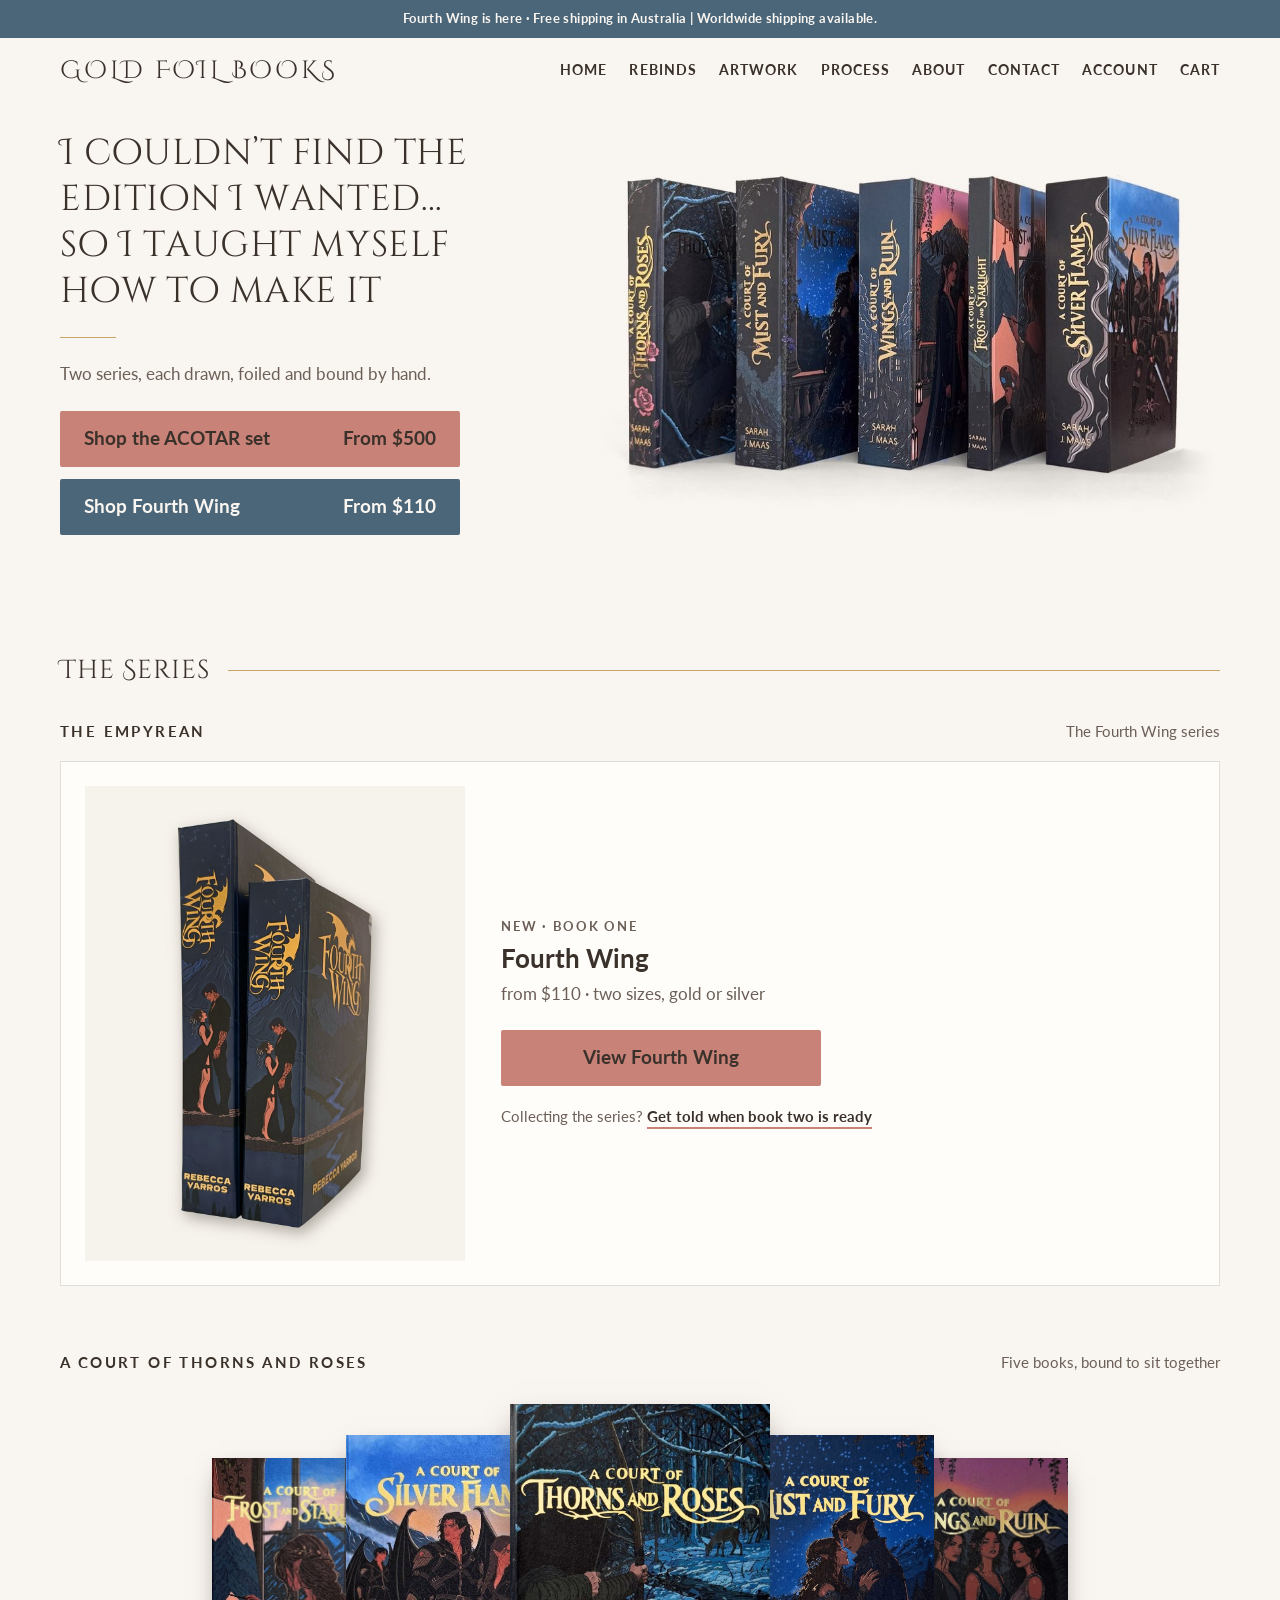
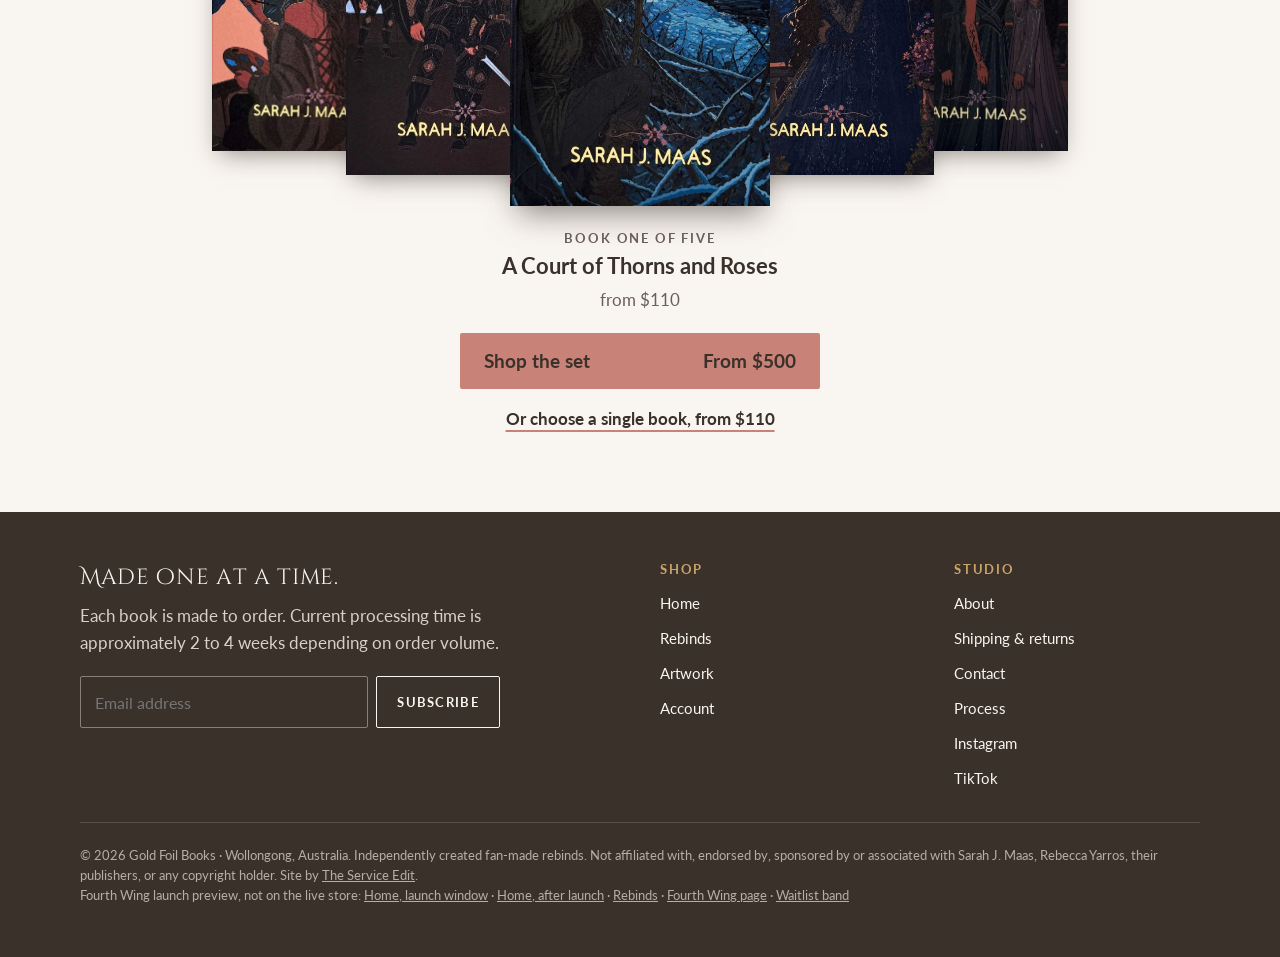
<file: fourth-wing/home-after-launch.html>
<!DOCTYPE html>
<html lang="en-AU">
<head>
<meta charset="utf-8">
<meta name="viewport" content="width=device-width, initial-scale=1">
<meta name="robots" content="noindex, nofollow">
<title>Home after the Fourth Wing launch | Gold Foil Books v2 preview</title>
<link rel="preconnect" href="https://fonts.googleapis.com">
<link rel="preconnect" href="https://fonts.gstatic.com" crossorigin>
<link rel="stylesheet" href="https://fonts.googleapis.com/css2?family=Cinzel+Decorative:wght@400;700&amp;family=Lato:wght@300;400;700;900&amp;display=swap">
<style>
body{margin:0;background:#F9F5F0}
a:hover{color:#C98278}
:focus-visible{outline:3px solid #4B6679;outline-offset:3px}
details summary{list-style:none}
details summary::-webkit-details-marker{display:none}
details summary::after{content:"+";float:right;font-weight:400;font-size:20px;line-height:1}
details[open] summary::after{content:"\2212"}
</style>
</head>
<body>
<div style="container-type: inline-size; background: #F9F5F0; color: #3B312B; font: 400 17px/1.6 'Lato', Arial, sans-serif; min-height: 100%">

<p style="margin: 0; background: #4B6679; color: #F9F5F0; text-align: center; font: 700 13px/1.35 'Lato', Arial, sans-serif; letter-spacing: .03em; padding: 10px 12px">Fourth Wing is here &middot; Free shipping in Australia | Worldwide shipping available.</p>

<header style="max-width: 1200px; margin: 0 auto; padding: 16px 20px; display: flex; flex-wrap: wrap; align-items: center; justify-content: space-between; gap: 6px 24px; box-sizing: border-box">
<a href="index.html" style="font: 400 clamp(17px, 2.2cqi, 25px)/1 'Cinzel Decorative', Georgia, serif; letter-spacing: .11em; text-transform: uppercase; text-decoration: none; color: #3B312B; white-space: nowrap; font-kerning: none">Gold Foil Books</a>
<nav aria-label="Main" style="display: flex; gap: 22px; overflow-x: auto; white-space: nowrap; font: 700 13.5px/1 'Lato', Arial, sans-serif; letter-spacing: .08em; text-transform: uppercase; max-width: 100%">
<a href="index.html" style="color: #3B312B; text-decoration: none; padding: 10px 0">Home</a>
<a href="rebinds.html" style="color: #3B312B; text-decoration: none; padding: 10px 0">Rebinds</a>
<a href="https://www.goldfoilbooks.com.au/artwork" style="color: #3B312B; text-decoration: none; padding: 10px 0">Artwork</a>
<a href="https://www.goldfoilbooks.com.au/process" style="color: #3B312B; text-decoration: none; padding: 10px 0">Process</a>
<a href="https://www.goldfoilbooks.com.au/about" style="color: #3B312B; text-decoration: none; padding: 10px 0">About</a>
<a href="https://www.goldfoilbooks.com.au/contact" style="color: #3B312B; text-decoration: none; padding: 10px 0">Contact</a>
<a href="https://www.goldfoilbooks.com.au/account/login" style="color: #3B312B; text-decoration: none; padding: 10px 0">Account</a>
<a href="https://www.goldfoilbooks.com.au/cart" style="color: #3B312B; text-decoration: none; padding: 10px 0">Cart</a>
</nav>
</header>

<main>




<section aria-labelledby="brand-hero" style="max-width: 1200px; margin: 0 auto; padding: 28px 20px 64px; display: flex; flex-wrap: wrap-reverse; align-items: center; gap: 28px 56px; box-sizing: border-box">
<div style="flex: 1 1 340px; max-width: 470px">
<h1 id="brand-hero" style="margin: 0; font: 400 clamp(24px, 2.8cqi, 36px)/1.28 'Cinzel Decorative', Georgia, serif; letter-spacing: .015em; font-kerning: none; text-wrap: balance">I couldn&rsquo;t find the edition I wanted&hellip; so I taught myself how to make it</h1>
<div aria-hidden="true" style="width: 56px; height: 1px; background: #C9A568; margin: 22px 0"></div>
<p style="margin: 0; color: #6B5F57">Two series, each drawn, foiled and bound by hand.</p>
<div style="display: grid; gap: 12px; margin-top: 24px; max-width: 400px">
<a href="https://www.goldfoilbooks.com.au/rebinds" style="display: flex; align-items: center; justify-content: space-between; gap: 14px; min-height: 56px; padding: 0 24px; background: #C98278; color: #3B312B; border-radius: 2px; font: 700 19px/1.2 'Lato', Arial, sans-serif; text-decoration: none"><span>Shop the ACOTAR set</span><span>From $500</span></a>
<a href="fourth-wing.html" style="display: flex; align-items: center; justify-content: space-between; gap: 14px; min-height: 56px; padding: 0 24px; background: #4B6679; color: #F9F5F0; border-radius: 2px; font: 700 19px/1.2 'Lato', Arial, sans-serif; text-decoration: none"><span>Shop Fourth Wing</span><span>From $110</span></a>
</div>
</div>
<figure style="flex: 1.5 1 440px; margin: 0">
<img src="../assets/img/hero-set-cream.jpg" alt="All five ACOTAR handbound books standing in a row, spines foiled in gold." style="display: block; width: 100%; height: auto">
</figure>
</section>


<section aria-labelledby="series" style="max-width: 1200px; margin: 0 auto; padding: 56px 20px 24px; box-sizing: border-box">
<div style="display: flex; align-items: center; gap: 18px; margin-bottom: 32px">
<h2 id="series" style="margin: 0; font: 400 clamp(21px, 2cqi, 27px)/1.25 'Cinzel Decorative', Georgia, serif; letter-spacing: .03em; font-kerning: none">The Series</h2>
<div aria-hidden="true" style="flex: 1; height: 1px; background: #C9A568"></div>
</div>

<div style="display: flex; flex-wrap: wrap; align-items: baseline; justify-content: space-between; gap: 4px 20px; margin-bottom: 18px">
<h3 style="margin: 0; font: 700 15px/1.3 'Lato', Arial, sans-serif; letter-spacing: .16em; text-transform: uppercase">The Empyrean</h3>
<p style="margin: 0; font-size: 15px; color: #6B5F57">The Fourth Wing series</p>
</div>
<div style="display: flex; flex-wrap: wrap; gap: 20px">
<div style="flex: 2 1 520px; display: flex; flex-wrap: wrap; align-items: center; gap: 24px 36px; background: #FFFDFA; border: 1px solid rgba(59,49,43,.16); padding: 24px; box-sizing: border-box">
<img src="../assets/img/fw/fw-two-sizes.jpg" alt="Fourth Wing in both sizes, standing side by side, spines showing the illustrated couple and foiled title." style="flex: 1 1 220px; max-width: 380px; min-width: 0; display: block; aspect-ratio: 4 / 5; object-fit: cover">
<div style="flex: 1 1 240px">
<p style="margin: 0; font: 700 12.5px/1.3 'Lato', Arial, sans-serif; letter-spacing: .14em; text-transform: uppercase; color: #6B5F57">New &middot; Book one</p>
<h4 style="margin: 8px 0 0; font: 700 26px/1.2 'Lato', Arial, sans-serif">Fourth Wing</h4>
<p style="margin: 6px 0 0; color: #6B5F57">from $110 &middot; two sizes, gold or silver</p>
<a href="fourth-wing.html" style="margin-top: 22px; display: flex; align-items: center; justify-content: center; min-height: 56px; padding: 0 24px; background: #C98278; color: #3B312B; border-radius: 2px; font: 700 19px/1.2 'Lato', Arial, sans-serif; text-decoration: none; max-width: 320px; box-sizing: border-box">View Fourth Wing</a>
<p style="margin: 18px 0 0; font-size: 15px; color: #6B5F57">Collecting the series? <a href="fourth-wing.html#next" style="color: #3B312B; font-weight: 700; text-decoration: underline; text-decoration-color: #C98278; text-decoration-thickness: 2px; text-underline-offset: 5px">Get told when book two is ready</a></p>
</div>
</div>
</div>

<div style="display: flex; flex-wrap: wrap; align-items: baseline; justify-content: space-between; gap: 4px 20px; margin: 64px 0 22px">
<h3 style="margin: 0; font: 700 15px/1.3 'Lato', Arial, sans-serif; letter-spacing: .16em; text-transform: uppercase">A Court of Thorns and Roses</h3>
<p style="margin: 0; font-size: 15px; color: #6B5F57">Five books, bound to sit together</p>
</div>
<ul aria-label="The ACOTAR books" style="list-style: none; margin: 0; padding: 8px 0 0; display: flex; justify-content: center; align-items: center">
<li style="width: min(190px, 24cqi); margin-right: calc(min(56px, 7cqi) * -1); position: relative; z-index: 1"><a href="https://www.goldfoilbooks.com.au/rebinds/p/a-court-of-frost-and-starlight-handbound" style="display: block; box-shadow: 0 10px 24px -8px rgba(59,49,43,.55)"><img src="../assets/img/acofas-face-c.jpg" alt="A Court of Frost and Starlight: the finished handbound cover." style="display: block; width: 100%; aspect-ratio: .647; object-fit: cover"></a></li>
<li style="width: min(220px, 28cqi); margin-right: calc(min(56px, 7cqi) * -1); position: relative; z-index: 2"><a href="https://www.goldfoilbooks.com.au/rebinds/p/a-court-of-silver-flames-handbound" style="display: block; box-shadow: 0 10px 24px -8px rgba(59,49,43,.55)"><img src="../assets/img/acosf-face-b.jpg" alt="A Court of Silver Flames: the finished handbound cover." style="display: block; width: 100%; aspect-ratio: .647; object-fit: cover"></a></li>
<li style="width: min(260px, 33cqi); position: relative; z-index: 3"><a href="https://www.goldfoilbooks.com.au/rebinds/p/a-court-of-thorns-and-roses-handbound" style="display: block; box-shadow: 0 14px 30px -8px rgba(59,49,43,.6)"><img src="../assets/img/acotar-face.jpg" alt="A Court of Thorns and Roses: the finished handbound cover." style="display: block; width: 100%; aspect-ratio: .647; object-fit: cover"></a></li>
<li style="width: min(220px, 28cqi); margin-left: calc(min(56px, 7cqi) * -1); position: relative; z-index: 2"><a href="https://www.goldfoilbooks.com.au/rebinds/p/a-court-of-mist-and-fury-handbound" style="display: block; box-shadow: 0 10px 24px -8px rgba(59,49,43,.55)"><img src="../assets/img/acomaf-face.jpg" alt="A Court of Mist and Fury: the finished handbound cover." style="display: block; width: 100%; aspect-ratio: .647; object-fit: cover"></a></li>
<li style="width: min(190px, 24cqi); margin-left: calc(min(56px, 7cqi) * -1); position: relative; z-index: 1"><a href="https://www.goldfoilbooks.com.au/rebinds/p/a-court-of-wings-and-ruin-hand-bound" style="display: block; box-shadow: 0 10px 24px -8px rgba(59,49,43,.55)"><img src="../assets/img/acowar-face-c.jpg" alt="A Court of Wings and Ruin: the finished handbound cover." style="display: block; width: 100%; aspect-ratio: .647; object-fit: cover"></a></li>
</ul>
<div style="text-align: center; padding-top: 24px; display: grid; justify-items: center; gap: 6px">
<p style="margin: 0; font: 700 13px/1.3 'Lato', Arial, sans-serif; letter-spacing: .14em; text-transform: uppercase; color: #6B5F57">Book one of five</p>
<p style="margin: 0; font: 700 22px/1.25 'Lato', Arial, sans-serif">A Court of Thorns and Roses</p>
<p style="margin: 0; color: #6B5F57">from $110</p>
<a href="https://www.goldfoilbooks.com.au/rebinds" style="margin-top: 14px; width: 100%; max-width: 360px; display: flex; align-items: center; justify-content: space-between; gap: 14px; min-height: 56px; padding: 0 24px; background: #C98278; color: #3B312B; border-radius: 2px; font: 700 19px/1.2 'Lato', Arial, sans-serif; text-decoration: none; box-sizing: border-box"><span>Shop the set</span><span>From $500</span></a>
<a href="rebinds.html#acotar" style="margin-top: 10px; color: #3B312B; font-weight: 700; text-decoration: underline; text-decoration-color: #C98278; text-decoration-thickness: 2px; text-underline-offset: 5px">Or choose a single book, from $110</a>
</div>
</section>

</main>

<footer style="background: #3B312B; color: #F9F5F0; padding: 52px 20px; margin-top: 56px">
<div style="max-width: 1120px; margin: 0 auto; display: flex; flex-wrap: wrap; gap: 32px 48px">
<div style="flex: 2 1 320px">
<h2 style="margin: 0; font: 400 22px/1.25 'Cinzel Decorative', Georgia, serif; letter-spacing: .03em; font-kerning: none">Made one at a time.</h2>
<p style="margin: 10px 0 0; color: #D9D0C7; max-width: 27em">Each book is made to order. Current processing time is approximately 2 to 4 weeks depending on order volume.</p>
<form style="display: flex; gap: 8px; margin-top: 20px; max-width: 420px">
<label for="f-email" style="position: absolute; width: 1px; height: 1px; overflow: hidden; clip-path: inset(50%)">Email address</label>
<input id="f-email" type="email" placeholder="Email address" style="flex: 1; min-width: 0; min-height: 50px; padding: 0 14px; background: transparent; border: 1px solid #8A7F76; border-radius: 2px; color: #F9F5F0; font: 400 16px 'Lato', Arial, sans-serif">
<button type="button" style="min-height: 50px; padding: 0 20px; background: transparent; color: #F9F5F0; border: 1px solid #F9F5F0; border-radius: 2px; font: 700 13px/1 'Lato', Arial, sans-serif; letter-spacing: .1em; text-transform: uppercase">Subscribe</button>
</form>
</div>
<div style="flex: 1 1 140px">
<h3 style="margin: 0 0 14px; font: 700 12.5px/1 'Lato', Arial, sans-serif; letter-spacing: .14em; text-transform: uppercase; color: #C9A568">Shop</h3>
<ul style="list-style: none; margin: 0; padding: 0; display: grid; gap: 11px; font-size: 15px">
<li><a href="index.html" style="color: #F9F5F0; text-decoration: none">Home</a></li>
<li><a href="rebinds.html" style="color: #F9F5F0; text-decoration: none">Rebinds</a></li>
<li><a href="https://www.goldfoilbooks.com.au/artwork" style="color: #F9F5F0; text-decoration: none">Artwork</a></li>
<li><a href="https://www.goldfoilbooks.com.au/account/login" style="color: #F9F5F0; text-decoration: none">Account</a></li>
</ul>
</div>
<div style="flex: 1 1 140px">
<h3 style="margin: 0 0 14px; font: 700 12.5px/1 'Lato', Arial, sans-serif; letter-spacing: .14em; text-transform: uppercase; color: #C9A568">Studio</h3>
<ul style="list-style: none; margin: 0; padding: 0; display: grid; gap: 11px; font-size: 15px">
<li><a href="https://www.goldfoilbooks.com.au/about" style="color: #F9F5F0; text-decoration: none">About</a></li>
<li><a href="https://www.goldfoilbooks.com.au/shipping" style="color: #F9F5F0; text-decoration: none">Shipping &amp; returns</a></li>
<li><a href="https://www.goldfoilbooks.com.au/contact" style="color: #F9F5F0; text-decoration: none">Contact</a></li>
<li><a href="https://www.goldfoilbooks.com.au/process" style="color: #F9F5F0; text-decoration: none">Process</a></li>
<li><a href="https://instagram.com/goldfoilbooks" style="color: #F9F5F0; text-decoration: none">Instagram</a></li>
<li><a href="https://www.tiktok.com/@goldfoilbooks" style="color: #F9F5F0; text-decoration: none">TikTok</a></li>
</ul>
</div>
<p style="flex: 1 1 100%; margin: 0; font-size: 13px; line-height: 1.55; color: #B8ADA3; border-top: 1px solid #5A4E46; padding-top: 22px">&copy; 2026 Gold Foil Books &middot; Wollongong, Australia. Independently created fan-made rebinds. Not affiliated with, endorsed by, sponsored by or associated with Sarah J. Maas, Rebecca Yarros, their publishers, or any copyright holder. Site by <a href="https://theserviceedit.com" style="color:#B8ADA3">The Service Edit</a>.<br>Fourth Wing launch preview, not on the live store: <a href="index.html" style="color:#B8ADA3">Home, launch window</a> &middot; <a href="home-after-launch.html" style="color:#B8ADA3">Home, after launch</a> &middot; <a href="rebinds.html" style="color:#B8ADA3">Rebinds</a> &middot; <a href="fourth-wing.html" style="color:#B8ADA3">Fourth Wing page</a> &middot; <a href="waitlist.html" style="color:#B8ADA3">Waitlist band</a></p>
</div>
</footer>

</div>
</body>
</html>
</file>
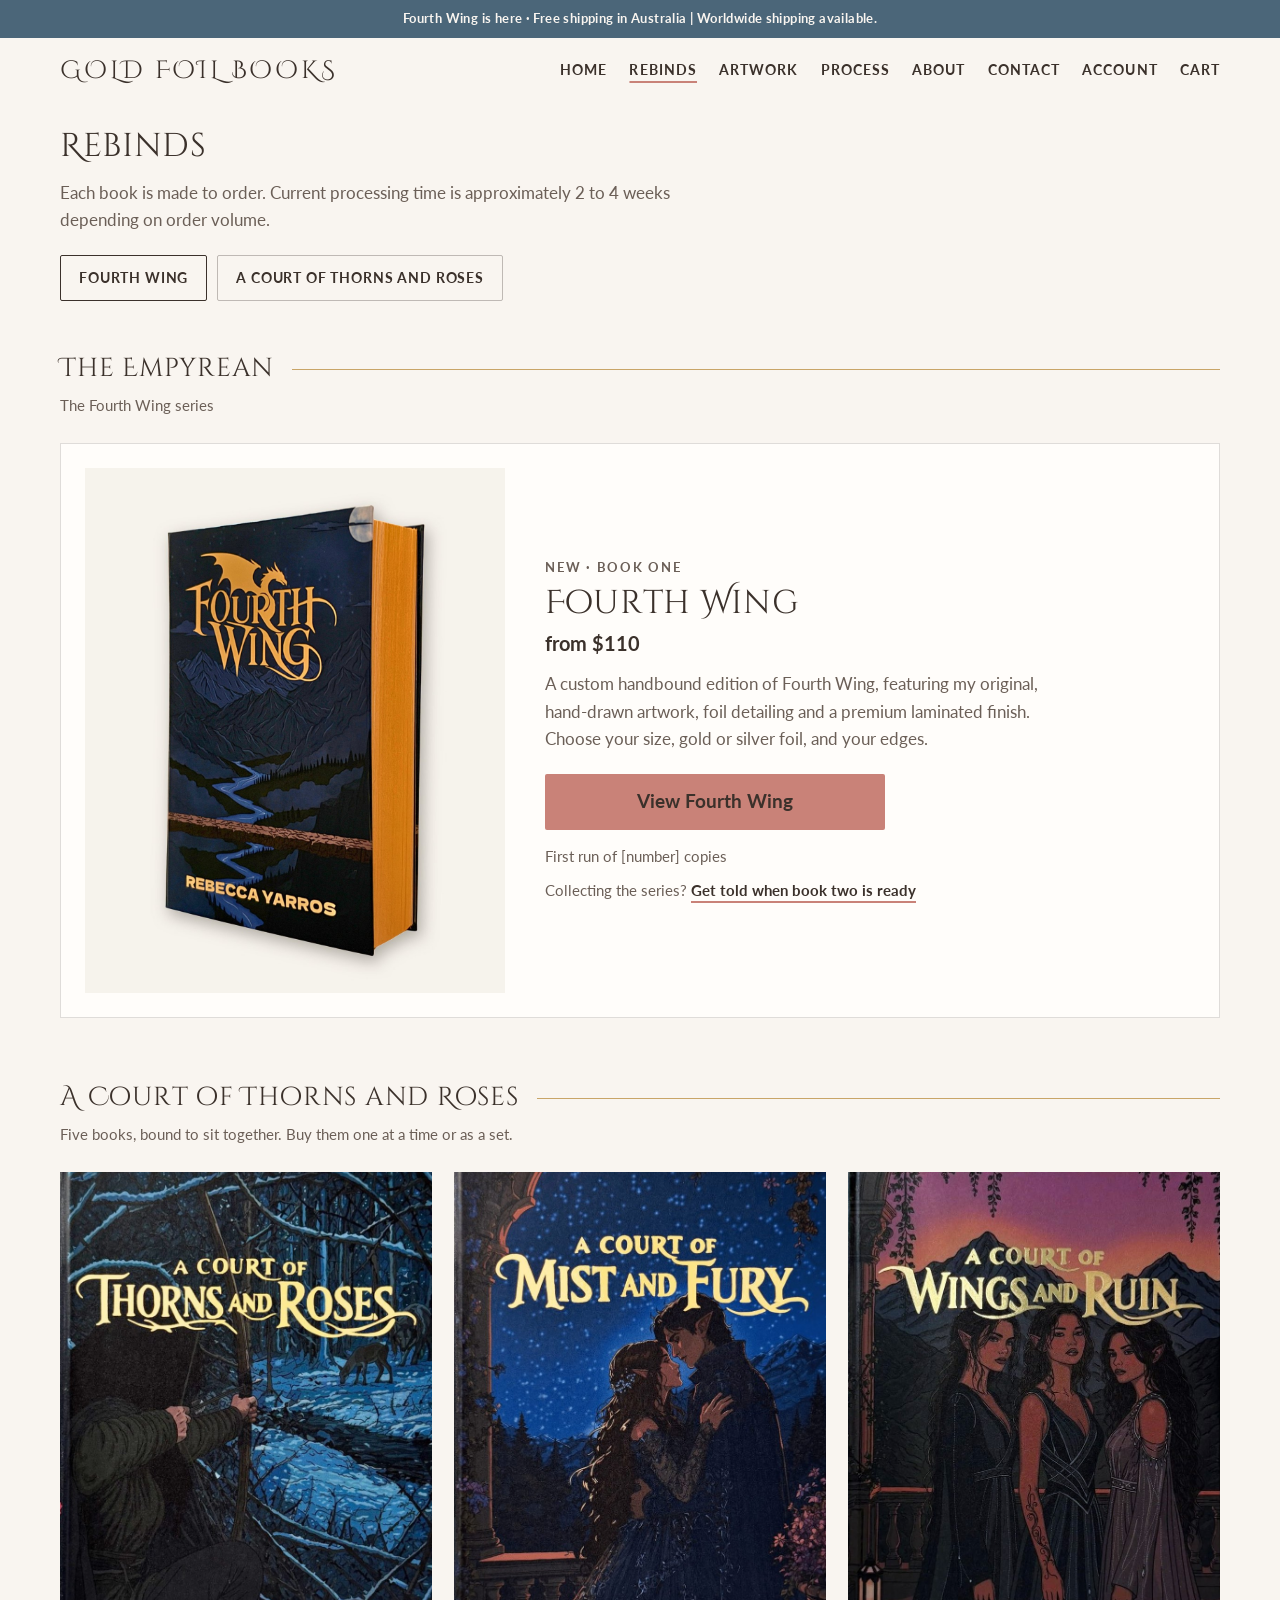
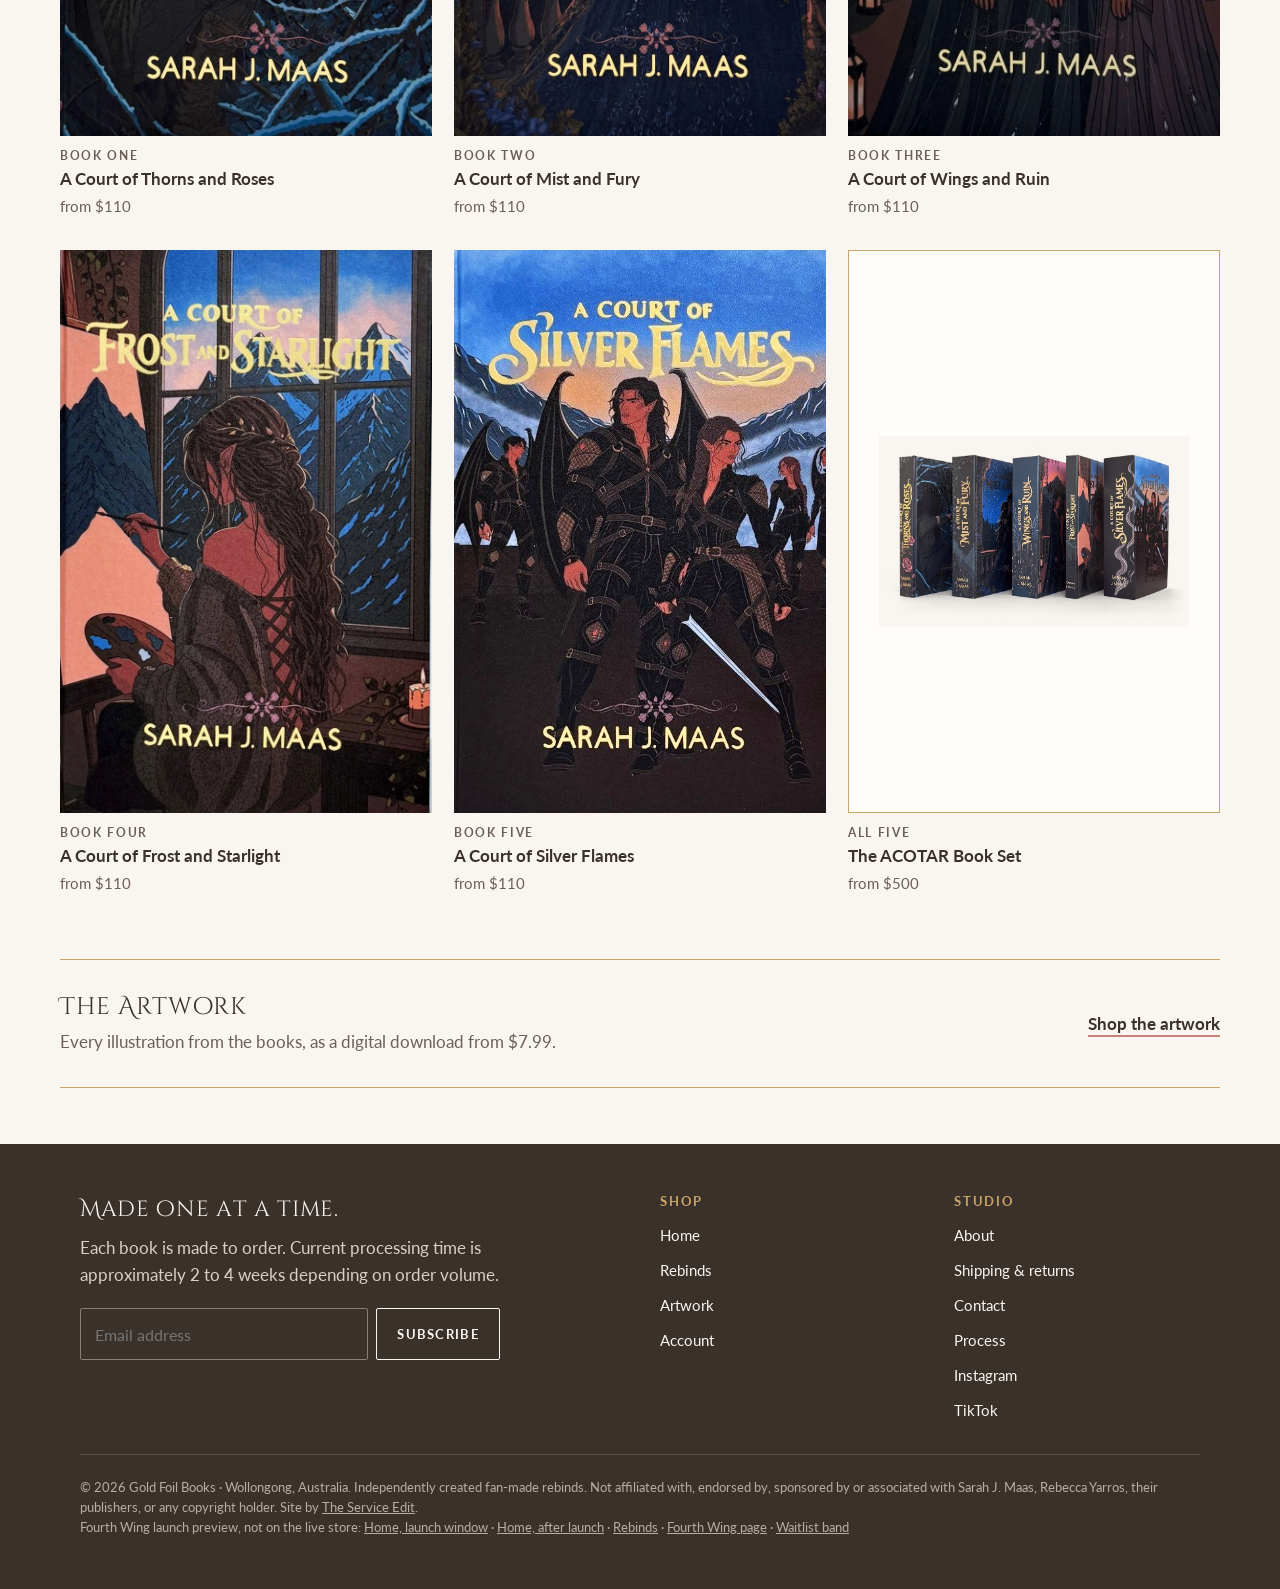
<file: fourth-wing/rebinds.html>
<!DOCTYPE html>
<html lang="en-AU">
<head>
<meta charset="utf-8">
<meta name="viewport" content="width=device-width, initial-scale=1">
<meta name="robots" content="noindex, nofollow">
<title>Rebinds by series | Gold Foil Books v2 preview</title>
<link rel="preconnect" href="https://fonts.googleapis.com">
<link rel="preconnect" href="https://fonts.gstatic.com" crossorigin>
<link rel="stylesheet" href="https://fonts.googleapis.com/css2?family=Cinzel+Decorative:wght@400;700&amp;family=Lato:wght@300;400;700;900&amp;display=swap">
<style>
body{margin:0;background:#F9F5F0}
a:hover{color:#C98278}
:focus-visible{outline:3px solid #4B6679;outline-offset:3px}
details summary{list-style:none}
details summary::-webkit-details-marker{display:none}
details summary::after{content:"+";float:right;font-weight:400;font-size:20px;line-height:1}
details[open] summary::after{content:"\2212"}
</style>
</head>
<body>
<div style="container-type: inline-size; background: #F9F5F0; color: #3B312B; font: 400 17px/1.6 'Lato', Arial, sans-serif; min-height: 100%">

<p style="margin: 0; background: #4B6679; color: #F9F5F0; text-align: center; font: 700 13px/1.35 'Lato', Arial, sans-serif; letter-spacing: .03em; padding: 10px 12px">Fourth Wing is here &middot; Free shipping in Australia | Worldwide shipping available.</p>

<header style="max-width: 1200px; margin: 0 auto; padding: 16px 20px; display: flex; flex-wrap: wrap; align-items: center; justify-content: space-between; gap: 6px 24px; box-sizing: border-box">
<a href="index.html" style="font: 400 clamp(17px, 2.2cqi, 25px)/1 'Cinzel Decorative', Georgia, serif; letter-spacing: .11em; text-transform: uppercase; text-decoration: none; color: #3B312B; white-space: nowrap; font-kerning: none">Gold Foil Books</a>
<nav aria-label="Main" style="display: flex; gap: 22px; overflow-x: auto; white-space: nowrap; font: 700 13.5px/1 'Lato', Arial, sans-serif; letter-spacing: .08em; text-transform: uppercase; max-width: 100%">
<a href="index.html" style="color: #3B312B; text-decoration: none; padding: 10px 0">Home</a>
<a href="rebinds.html" aria-current="page" style="color: #3B312B; text-decoration: underline; text-decoration-color: #C98278; text-decoration-thickness: 2px; text-underline-offset: 6px; padding: 10px 0">Rebinds</a>
<a href="https://www.goldfoilbooks.com.au/artwork" style="color: #3B312B; text-decoration: none; padding: 10px 0">Artwork</a>
<a href="https://www.goldfoilbooks.com.au/process" style="color: #3B312B; text-decoration: none; padding: 10px 0">Process</a>
<a href="https://www.goldfoilbooks.com.au/about" style="color: #3B312B; text-decoration: none; padding: 10px 0">About</a>
<a href="https://www.goldfoilbooks.com.au/contact" style="color: #3B312B; text-decoration: none; padding: 10px 0">Contact</a>
<a href="https://www.goldfoilbooks.com.au/account/login" style="color: #3B312B; text-decoration: none; padding: 10px 0">Account</a>
<a href="https://www.goldfoilbooks.com.au/cart" style="color: #3B312B; text-decoration: none; padding: 10px 0">Cart</a>
</nav>
</header>

<main style="max-width: 1200px; margin: 0 auto; padding: 24px 20px 0; box-sizing: border-box">

<h1 style="margin: 0; font: 400 clamp(28px, 2.6cqi, 35px)/1.2 'Cinzel Decorative', Georgia, serif; letter-spacing: .02em; font-kerning: none">Rebinds</h1>
<p style="margin: 12px 0 0; color: #6B5F57; max-width: 36em">Each book is made to order. Current processing time is approximately 2 to 4 weeks depending on order volume.</p>
<nav aria-label="Series" style="display: flex; flex-wrap: wrap; gap: 10px; margin-top: 22px">
<a href="#empyrean" style="display: inline-flex; align-items: center; min-height: 44px; padding: 0 18px; border: 1px solid #3B312B; border-radius: 2px; color: #3B312B; text-decoration: none; font: 700 14px/1 'Lato', Arial, sans-serif; letter-spacing: .06em; text-transform: uppercase">Fourth Wing</a>
<a href="#acotar" style="display: inline-flex; align-items: center; min-height: 44px; padding: 0 18px; border: 1px solid rgba(59,49,43,.3); border-radius: 2px; color: #3B312B; text-decoration: none; font: 700 14px/1 'Lato', Arial, sans-serif; letter-spacing: .06em; text-transform: uppercase">A Court of Thorns and Roses</a>
</nav>

<section id="empyrean" aria-labelledby="h-empyrean" style="padding-top: 52px">
<div style="display: flex; align-items: center; gap: 18px">
<h2 id="h-empyrean" style="margin: 0; font: 400 clamp(21px, 2cqi, 26px)/1.25 'Cinzel Decorative', Georgia, serif; letter-spacing: .03em; font-kerning: none">The Empyrean</h2>
<div aria-hidden="true" style="flex: 1; height: 1px; background: #C9A568"></div>
</div>
<p style="margin: 8px 0 26px; font-size: 15px; color: #6B5F57">The Fourth Wing series</p>

<div style="display: flex; flex-wrap: wrap; gap: 22px">
<div style="flex: 3 1 600px; display: flex; flex-wrap: wrap; align-items: center; gap: 24px 40px; background: #FFFDFA; border: 1px solid rgba(59,49,43,.16); padding: 24px; box-sizing: border-box">
<img src="../assets/img/fw/fw-lead-edges.jpg" alt="Fourth Wing handbound edition standing upright, with gold foil title and sprayed gold page edges." style="flex: 1 1 300px; max-width: 420px; min-width: 0; display: block; aspect-ratio: 4 / 5; object-fit: cover">
<div style="flex: 1 1 260px">
<p style="margin: 0; font: 700 12.5px/1.3 'Lato', Arial, sans-serif; letter-spacing: .14em; text-transform: uppercase; color: #6B5F57">New &middot; Book one</p>
<h3 style="margin: 8px 0 0; font: 400 clamp(26px, 2.6cqi, 34px)/1.15 'Cinzel Decorative', Georgia, serif; letter-spacing: .02em; font-kerning: none">Fourth Wing</h3>
<p style="margin: 8px 0 0; font: 700 20px/1.3 'Lato', Arial, sans-serif">from $110</p>
<p style="margin: 14px 0 0; color: #6B5F57; max-width: 30em">A custom handbound edition of Fourth Wing, featuring my original, hand-drawn artwork, foil detailing and a premium laminated finish. Choose your size, gold or silver foil, and your edges.</p>
<a href="fourth-wing.html" style="margin-top: 22px; display: flex; align-items: center; justify-content: center; min-height: 56px; padding: 0 24px; background: #C98278; color: #3B312B; border-radius: 2px; font: 700 19px/1.2 'Lato', Arial, sans-serif; text-decoration: none; max-width: 340px; box-sizing: border-box">View Fourth Wing</a>
<p style="margin: 14px 0 0; font-size: 15px; color: #6B5F57">First run of [number] copies</p>
<p style="margin: 10px 0 0; font-size: 15px; color: #6B5F57">Collecting the series? <a href="fourth-wing.html#next" style="color: #3B312B; font-weight: 700; text-decoration: underline; text-decoration-color: #C98278; text-decoration-thickness: 2px; text-underline-offset: 5px">Get told when book two is ready</a></p>
</div>
</div>
</div>
</section>

<section id="acotar" aria-labelledby="h-acotar" style="padding-top: 64px">
<div style="display: flex; align-items: center; gap: 18px">
<h2 id="h-acotar" style="margin: 0; font: 400 clamp(21px, 2cqi, 26px)/1.25 'Cinzel Decorative', Georgia, serif; letter-spacing: .03em; font-kerning: none">A Court of Thorns and Roses</h2>
<div aria-hidden="true" style="flex: 1; height: 1px; background: #C9A568"></div>
</div>
<p style="margin: 8px 0 26px; font-size: 15px; color: #6B5F57">Five books, bound to sit together. Buy them one at a time or as a set.</p>

<ul style="list-style: none; margin: 0; padding: 0; display: grid; grid-template-columns: repeat(auto-fill, minmax(max(150px, 30%), 1fr)); gap: 32px 22px">
<li><a href="https://www.goldfoilbooks.com.au/rebinds/p/a-court-of-thorns-and-roses-handbound" style="display: block; text-decoration: none; color: #3B312B"><img src="../assets/img/acotar-face.jpg" alt="A Court of Thorns and Roses: the finished handbound cover." style="display: block; width: 100%; aspect-ratio: .66; object-fit: cover"><span style="display: block; margin-top: 12px; font: 700 12px/1.3 'Lato', Arial, sans-serif; letter-spacing: .14em; text-transform: uppercase; color: #6B5F57">Book one</span><span style="display: block; margin-top: 4px; font: 700 17px/1.3 'Lato', Arial, sans-serif">A Court of Thorns and Roses</span><span style="display: block; margin-top: 4px; font-size: 15px; color: #6B5F57">from $110</span></a></li>
<li><a href="https://www.goldfoilbooks.com.au/rebinds/p/a-court-of-mist-and-fury-handbound" style="display: block; text-decoration: none; color: #3B312B"><img src="../assets/img/acomaf-face.jpg" alt="A Court of Mist and Fury: the finished handbound cover." style="display: block; width: 100%; aspect-ratio: .66; object-fit: cover"><span style="display: block; margin-top: 12px; font: 700 12px/1.3 'Lato', Arial, sans-serif; letter-spacing: .14em; text-transform: uppercase; color: #6B5F57">Book two</span><span style="display: block; margin-top: 4px; font: 700 17px/1.3 'Lato', Arial, sans-serif">A Court of Mist and Fury</span><span style="display: block; margin-top: 4px; font-size: 15px; color: #6B5F57">from $110</span></a></li>
<li><a href="https://www.goldfoilbooks.com.au/rebinds/p/a-court-of-wings-and-ruin-hand-bound" style="display: block; text-decoration: none; color: #3B312B"><img src="../assets/img/acowar-face-c.jpg" alt="A Court of Wings and Ruin: the finished handbound cover." style="display: block; width: 100%; aspect-ratio: .66; object-fit: cover"><span style="display: block; margin-top: 12px; font: 700 12px/1.3 'Lato', Arial, sans-serif; letter-spacing: .14em; text-transform: uppercase; color: #6B5F57">Book three</span><span style="display: block; margin-top: 4px; font: 700 17px/1.3 'Lato', Arial, sans-serif">A Court of Wings and Ruin</span><span style="display: block; margin-top: 4px; font-size: 15px; color: #6B5F57">from $110</span></a></li>
<li><a href="https://www.goldfoilbooks.com.au/rebinds/p/a-court-of-frost-and-starlight-handbound" style="display: block; text-decoration: none; color: #3B312B"><img src="../assets/img/acofas-face-c.jpg" alt="A Court of Frost and Starlight: the finished handbound cover." style="display: block; width: 100%; aspect-ratio: .66; object-fit: cover"><span style="display: block; margin-top: 12px; font: 700 12px/1.3 'Lato', Arial, sans-serif; letter-spacing: .14em; text-transform: uppercase; color: #6B5F57">Book four</span><span style="display: block; margin-top: 4px; font: 700 17px/1.3 'Lato', Arial, sans-serif">A Court of Frost and Starlight</span><span style="display: block; margin-top: 4px; font-size: 15px; color: #6B5F57">from $110</span></a></li>
<li><a href="https://www.goldfoilbooks.com.au/rebinds/p/a-court-of-silver-flames-handbound" style="display: block; text-decoration: none; color: #3B312B"><img src="../assets/img/acosf-face-b.jpg" alt="A Court of Silver Flames: the finished handbound cover." style="display: block; width: 100%; aspect-ratio: .66; object-fit: cover"><span style="display: block; margin-top: 12px; font: 700 12px/1.3 'Lato', Arial, sans-serif; letter-spacing: .14em; text-transform: uppercase; color: #6B5F57">Book five</span><span style="display: block; margin-top: 4px; font: 700 17px/1.3 'Lato', Arial, sans-serif">A Court of Silver Flames</span><span style="display: block; margin-top: 4px; font-size: 15px; color: #6B5F57">from $110</span></a></li>
<li><a href="https://www.goldfoilbooks.com.au/rebinds" style="display: block; text-decoration: none; color: #3B312B"><span style="display: flex; align-items: center; aspect-ratio: .66; background: #FFFDFA; border: 1px solid #C9A568; padding: 8%; box-sizing: border-box"><img src="../assets/img/hero-set-cream.jpg" alt="All five ACOTAR handbound books standing in a row." style="display: block; width: 100%; height: auto"></span><span style="display: block; margin-top: 12px; font: 700 12px/1.3 'Lato', Arial, sans-serif; letter-spacing: .14em; text-transform: uppercase; color: #6B5F57">All five</span><span style="display: block; margin-top: 4px; font: 700 17px/1.3 'Lato', Arial, sans-serif">The ACOTAR Book Set</span><span style="display: block; margin-top: 4px; font-size: 15px; color: #6B5F57">from $500</span></a></li>
</ul>
</section>

<section aria-labelledby="h-art" style="margin-top: 64px; border-block: 1px solid #C9A568; padding: 32px 0; display: flex; flex-wrap: wrap; align-items: center; justify-content: space-between; gap: 16px 32px">
<div>
<h2 id="h-art" style="margin: 0; font: 400 clamp(20px, 1.9cqi, 24px)/1.25 'Cinzel Decorative', Georgia, serif; letter-spacing: .03em; font-kerning: none">The Artwork</h2>
<p style="margin: 6px 0 0; color: #6B5F57">Every illustration from the books, as a digital download from $7.99.</p>
</div>
<a href="https://www.goldfoilbooks.com.au/artwork" style="color: #3B312B; font-weight: 700; text-decoration: underline; text-decoration-color: #C98278; text-decoration-thickness: 2px; text-underline-offset: 5px">Shop the artwork</a>
</section>

</main>

<footer style="background: #3B312B; color: #F9F5F0; padding: 52px 20px; margin-top: 56px">
<div style="max-width: 1120px; margin: 0 auto; display: flex; flex-wrap: wrap; gap: 32px 48px">
<div style="flex: 2 1 320px">
<h2 style="margin: 0; font: 400 22px/1.25 'Cinzel Decorative', Georgia, serif; letter-spacing: .03em; font-kerning: none">Made one at a time.</h2>
<p style="margin: 10px 0 0; color: #D9D0C7; max-width: 27em">Each book is made to order. Current processing time is approximately 2 to 4 weeks depending on order volume.</p>
<form style="display: flex; gap: 8px; margin-top: 20px; max-width: 420px">
<label for="rf-email" style="position: absolute; width: 1px; height: 1px; overflow: hidden; clip-path: inset(50%)">Email address</label>
<input id="rf-email" type="email" placeholder="Email address" style="flex: 1; min-width: 0; min-height: 50px; padding: 0 14px; background: transparent; border: 1px solid #8A7F76; border-radius: 2px; color: #F9F5F0; font: 400 16px 'Lato', Arial, sans-serif">
<button type="button" style="min-height: 50px; padding: 0 20px; background: transparent; color: #F9F5F0; border: 1px solid #F9F5F0; border-radius: 2px; font: 700 13px/1 'Lato', Arial, sans-serif; letter-spacing: .1em; text-transform: uppercase">Subscribe</button>
</form>
</div>
<div style="flex: 1 1 140px">
<h3 style="margin: 0 0 14px; font: 700 12.5px/1 'Lato', Arial, sans-serif; letter-spacing: .14em; text-transform: uppercase; color: #C9A568">Shop</h3>
<ul style="list-style: none; margin: 0; padding: 0; display: grid; gap: 11px; font-size: 15px">
<li><a href="index.html" style="color: #F9F5F0; text-decoration: none">Home</a></li>
<li><a href="rebinds.html" style="color: #F9F5F0; text-decoration: none">Rebinds</a></li>
<li><a href="https://www.goldfoilbooks.com.au/artwork" style="color: #F9F5F0; text-decoration: none">Artwork</a></li>
<li><a href="https://www.goldfoilbooks.com.au/account/login" style="color: #F9F5F0; text-decoration: none">Account</a></li>
</ul>
</div>
<div style="flex: 1 1 140px">
<h3 style="margin: 0 0 14px; font: 700 12.5px/1 'Lato', Arial, sans-serif; letter-spacing: .14em; text-transform: uppercase; color: #C9A568">Studio</h3>
<ul style="list-style: none; margin: 0; padding: 0; display: grid; gap: 11px; font-size: 15px">
<li><a href="https://www.goldfoilbooks.com.au/about" style="color: #F9F5F0; text-decoration: none">About</a></li>
<li><a href="https://www.goldfoilbooks.com.au/shipping" style="color: #F9F5F0; text-decoration: none">Shipping &amp; returns</a></li>
<li><a href="https://www.goldfoilbooks.com.au/contact" style="color: #F9F5F0; text-decoration: none">Contact</a></li>
<li><a href="https://www.goldfoilbooks.com.au/process" style="color: #F9F5F0; text-decoration: none">Process</a></li>
<li><a href="https://instagram.com/goldfoilbooks" style="color: #F9F5F0; text-decoration: none">Instagram</a></li>
<li><a href="https://www.tiktok.com/@goldfoilbooks" style="color: #F9F5F0; text-decoration: none">TikTok</a></li>
</ul>
</div>
<p style="flex: 1 1 100%; margin: 0; font-size: 13px; line-height: 1.55; color: #B8ADA3; border-top: 1px solid #5A4E46; padding-top: 22px">&copy; 2026 Gold Foil Books &middot; Wollongong, Australia. Independently created fan-made rebinds. Not affiliated with, endorsed by, sponsored by or associated with Sarah J. Maas, Rebecca Yarros, their publishers, or any copyright holder. Site by <a href="https://theserviceedit.com" style="color:#B8ADA3">The Service Edit</a>.<br>Fourth Wing launch preview, not on the live store: <a href="index.html" style="color:#B8ADA3">Home, launch window</a> &middot; <a href="home-after-launch.html" style="color:#B8ADA3">Home, after launch</a> &middot; <a href="rebinds.html" style="color:#B8ADA3">Rebinds</a> &middot; <a href="fourth-wing.html" style="color:#B8ADA3">Fourth Wing page</a> &middot; <a href="waitlist.html" style="color:#B8ADA3">Waitlist band</a></p>
</div>
</footer>

</div>
</body>
</html>
</file>
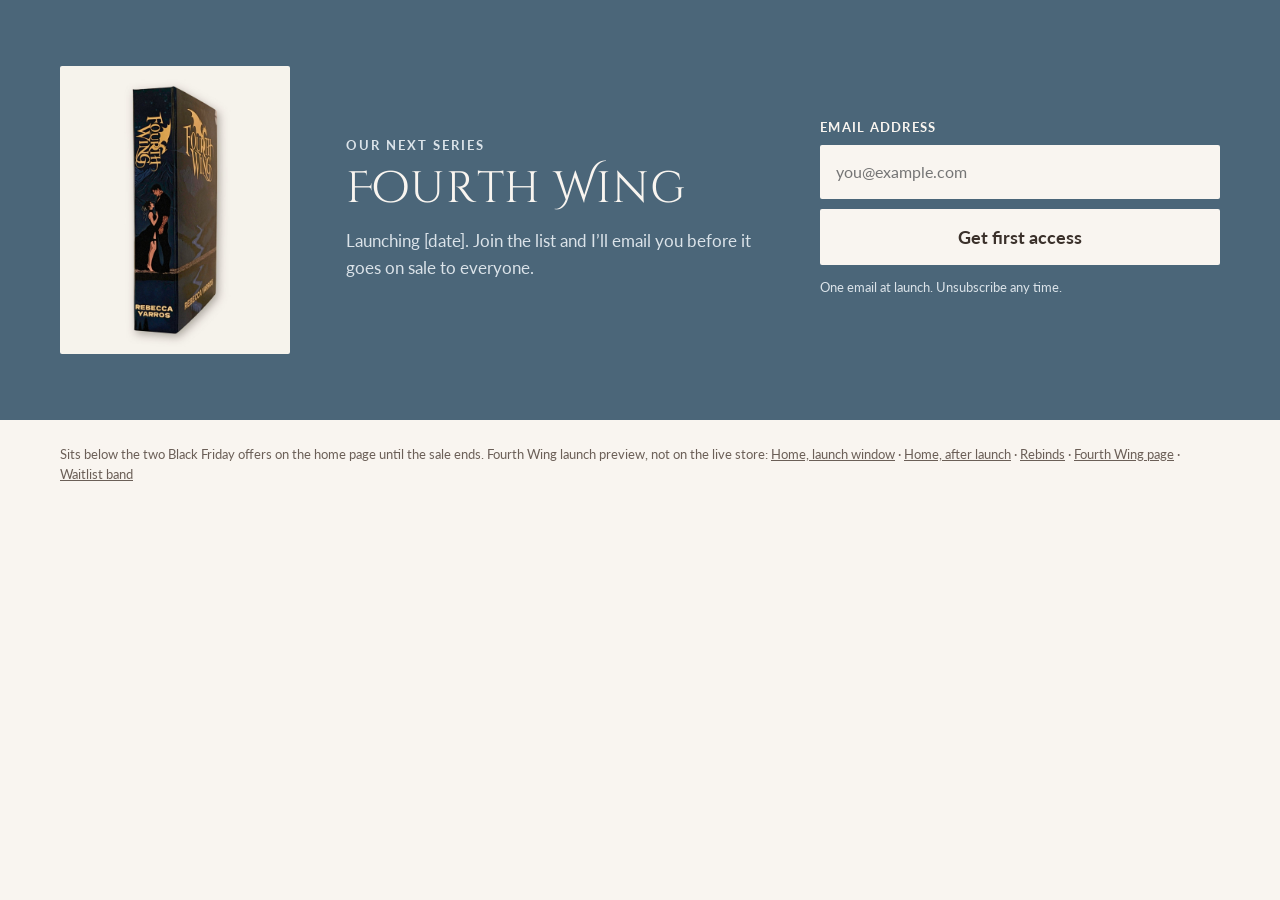
<file: fourth-wing/waitlist.html>
<!DOCTYPE html>
<html lang="en-AU">
<head>
<meta charset="utf-8">
<meta name="viewport" content="width=device-width, initial-scale=1">
<meta name="robots" content="noindex, nofollow">
<title>Fourth Wing waitlist band | Gold Foil Books v2 preview</title>
<link rel="preconnect" href="https://fonts.googleapis.com">
<link rel="preconnect" href="https://fonts.gstatic.com" crossorigin>
<link rel="stylesheet" href="https://fonts.googleapis.com/css2?family=Cinzel+Decorative:wght@400;700&amp;family=Lato:wght@300;400;700;900&amp;display=swap">
<style>
body{margin:0;background:#F9F5F0}
a:hover{color:#C98278}
:focus-visible{outline:3px solid #4B6679;outline-offset:3px}
details summary{list-style:none}
details summary::-webkit-details-marker{display:none}
details summary::after{content:"+";float:right;font-weight:400;font-size:20px;line-height:1}
details[open] summary::after{content:"\2212"}
</style>
</head>
<body>
<section aria-labelledby="wl-title" style="min-height: 420px; box-sizing: border-box; background: #4B6679; color: #F9F5F0; font: 400 17px/1.6 'Lato', Arial, sans-serif; display: flex; align-items: center; justify-content: center; padding: 48px 20px">
<div style="width: 100%; max-width: 1160px; display: flex; flex-wrap: wrap; align-items: center; gap: 32px 56px">
<img src="../assets/img/fw/fw-spine.jpg" alt="A first look at the Fourth Wing spine: an illustrated couple on a stone bridge below the foiled title." style="flex: 0 0 auto; width: 230px; display: block; aspect-ratio: 4 / 5; object-fit: cover; border-radius: 2px">
<div style="flex: 1 1 300px">
<p style="margin: 0; font: 700 12.5px/1.3 'Lato', Arial, sans-serif; letter-spacing: .16em; text-transform: uppercase; color: #DBE3E9">Our next series</p>
<h2 id="wl-title" style="margin: 10px 0 0; font: 400 clamp(32px, 4vw, 44px)/1.1 'Cinzel Decorative', Georgia, serif; letter-spacing: .02em; font-kerning: none">Fourth Wing</h2>
<p style="margin: 14px 0 0; color: #DBE3E9; max-width: 28em">Launching [date]. Join the list and I&rsquo;ll email you before it goes on sale to everyone.</p>
</div>
<form style="flex: 1 1 300px; max-width: 400px; display: grid; gap: 10px">
<label for="wl-email" style="font: 700 12.5px/1 'Lato', Arial, sans-serif; letter-spacing: .1em; text-transform: uppercase">Email address</label>
<input id="wl-email" type="email" placeholder="you@example.com" style="min-height: 54px; padding: 0 16px; background: #F9F5F0; border: 0; border-radius: 2px; color: #3B312B; font: 400 16px 'Lato', Arial, sans-serif">
<button type="button" style="min-height: 56px; padding: 0 18px; background: #F9F5F0; color: #3B312B; border: 0; border-radius: 2px; font: 700 18px/1 'Lato', Arial, sans-serif">Get first access</button>
<p style="margin: 2px 0 0; font-size: 13px; color: #DBE3E9">One email at launch. Unsubscribe any time.</p>
</form>
</div>
</section>
<p style="max-width:1160px;margin:0 auto;padding:24px 20px;font:400 13px/1.55 Lato,Arial,sans-serif;color:#6B5F57">Sits below the two Black Friday offers on the home page until the sale ends. Fourth Wing launch preview, not on the live store: <a href="index.html" style="color:#6B5F57">Home, launch window</a> &middot; <a href="home-after-launch.html" style="color:#6B5F57">Home, after launch</a> &middot; <a href="rebinds.html" style="color:#6B5F57">Rebinds</a> &middot; <a href="fourth-wing.html" style="color:#6B5F57">Fourth Wing page</a> &middot; <a href="waitlist.html" style="color:#6B5F57">Waitlist band</a></p>
</body>
</html>
</file>
<file: css/site.11.css>
/* Gold Foil Books v2, client palette (13 Nov 2026).
   Layout idea: one calm cream page. The photograph and the book do the talking; colour is
   kept for what you press (terracotta), the announcement (slate) and fine detail (gold). */
:root{
  --cream:#F9F5F0;   /* Warm Cream: page background */
  --char:#3B312B;    /* Soft Charcoal: logo, headings, text, navigation */
  --terra:#C98278;   /* Dusty Terracotta: shop buttons, important links */
  --slate:#4B6679;   /* Muted Slate Blue: announcement bar, secondary buttons */
  --gold:#C9A568;    /* Antique Gold: stars, fine lines, borders */
  --soft:#6B5F57;    /* secondary text, a lighter charcoal */
  --line:rgba(59,49,43,.16);
  --panel:#FFFDFA;
  --serif:"Cinzel Decorative","Trajan Pro",Georgia,serif;
  --sans:"Lato","Helvetica Neue",Arial,sans-serif;
  --poster:"Gloock","Didot","Bodoni 72",Georgia,serif;
  --gut:20px;--max:1200px;
  color-scheme:light;
}
*,*::before,*::after{box-sizing:border-box}
html{-webkit-text-size-adjust:100%;scroll-behavior:smooth}
body{margin:0;background:var(--cream);color:var(--char);font:400 16.5px/1.6 var(--sans);-webkit-font-smoothing:antialiased}
img{display:block;max-width:100%;height:auto}
a{color:inherit}
h1,h2,h3,p,ul,ol,dl,dd,figure,blockquote{margin:0}
ul,ol{padding:0;list-style:none}
:focus-visible{outline:3px solid var(--slate);outline-offset:3px}
.wrap{max-width:var(--max);margin-inline:auto;padding-inline:var(--gut)}
.sr{position:absolute;width:1px;height:1px;overflow:hidden;clip-path:inset(50%)}
.num{font-variant-numeric:tabular-nums lining-nums}
.small{font-size:14px;line-height:1.5;color:var(--soft)}
.stars{color:var(--gold);letter-spacing:2px;font-size:15px}
.link{color:var(--char);text-decoration-color:var(--terra);text-decoration-thickness:2px;text-underline-offset:5px;font-weight:700}
.h1{font:400 clamp(1.42rem,5.7vw,2.2rem)/1.28 var(--serif);letter-spacing:.015em;text-wrap:balance;font-kerning:none}
.h2{font:400 clamp(1.2rem,4.6vw,1.6rem)/1.25 var(--serif);letter-spacing:.03em;text-wrap:balance;font-kerning:none}
.kick{font:700 13px/1.3 var(--sans);letter-spacing:.14em;text-transform:uppercase;color:var(--soft)}

/* buttons: terracotta carries charcoal type (white on this terracotta is too faint to read) */
.btn{display:flex;align-items:center;justify-content:center;gap:14px;width:100%;min-height:56px;padding:0 24px;background:var(--terra);color:var(--char);
  border:0;border-radius:2px;cursor:pointer;font:700 19px/1.2 var(--sans);letter-spacing:.01em;text-decoration:none;transition:background .15s}
.btn:hover{background:#bd746a}
.btn--split{justify-content:space-between}
.btn--slate{background:var(--slate);color:var(--cream)}
.btn--slate:hover{background:#40586a}

/* announcement bar and header */
.bar-top{background:var(--slate);color:var(--cream);text-align:center;font:700 12px/1.35 var(--sans);letter-spacing:.01em;padding:9px 8px}
.head{display:flex;align-items:center;justify-content:space-between;gap:16px;padding:16px var(--gut);max-width:var(--max);margin-inline:auto;position:relative}
.wordmark{font:400 clamp(1.05rem,.85rem + .9vw,1.55rem)/1 "Cinzel Decorative","Trajan Pro",Georgia,serif;letter-spacing:.11em;text-transform:uppercase;text-decoration:none;white-space:nowrap}
.nav{display:none;gap:22px;font:700 13.5px/1 var(--sans);letter-spacing:.08em;text-transform:uppercase}
.nav a{text-decoration:none;padding:8px 0}
.nav a:hover,.menu nav a:hover{color:var(--terra)}
.mob{display:flex;align-items:center;gap:20px}
.mob>a{font:700 13.5px/1 var(--sans);letter-spacing:.08em;text-transform:uppercase;text-decoration:none;padding:10px 0}
.menu summary{list-style:none;cursor:pointer;font:700 13.5px/1 var(--sans);letter-spacing:.08em;text-transform:uppercase;padding:10px 0}
.menu summary::-webkit-details-marker{display:none}
.menu nav{position:absolute;left:0;right:0;top:100%;z-index:30;background:var(--cream);border-block:1px solid var(--gold);padding:8px var(--gut) 16px;display:grid}
.menu nav a{padding:13px 0;border-bottom:1px solid var(--line);text-decoration:none;font:700 14px/1 var(--sans);letter-spacing:.08em;text-transform:uppercase}

/* home hero */
.hero{display:grid;gap:22px;padding:14px var(--gut) 48px;max-width:var(--max);margin-inline:auto}
.hero figure{margin-inline:calc(var(--gut)*-1)}
.hero figure img{width:100%}
.hero .rule{width:56px;height:1px;background:var(--gold);margin:2px 0 18px}
.hero .settitle{font:700 15px/1.3 var(--sans);letter-spacing:.16em;text-transform:uppercase;margin:0 0 10px}
.hero .desc{color:var(--soft);max-width:34em}
.hero .btn{margin-top:24px;max-width:400px}
.hero .alt{margin-top:18px;font-size:15.5px}
.hero+section{padding-top:0}

/* product pages */
.crumb{padding:6px var(--gut) 0;max-width:var(--max);margin-inline:auto;font-size:14px;color:var(--soft)}
.crumb a{text-underline-offset:3px}
.phead{padding:14px var(--gut) 16px}
.meta{display:flex;flex-wrap:wrap;align-items:baseline;gap:6px 16px;margin-top:10px;font-size:15px}
.price{font:700 1.3rem/1 var(--sans)}
.gal{display:flex;gap:10px;overflow-x:auto;scroll-snap-type:x mandatory;padding-inline:var(--gut);scrollbar-width:none}
.gal::-webkit-scrollbar{display:none}
.gal figure{flex:0 0 82%;scroll-snap-align:center}
.gal img{width:100%;aspect-ratio:4/5;object-fit:cover}
.gal--sq img{aspect-ratio:1/1}
.gal--sq figure:first-child img{object-fit:contain}
.gal--one figure{flex-basis:100%}
.gal--one img{aspect-ratio:auto;border:1px solid var(--line)}
.galnote{padding:10px var(--gut) 0;display:flex;justify-content:space-between;font-size:13.5px;color:var(--soft)}
.buy{padding:22px var(--gut) 0;display:grid;gap:16px}
.buy fieldset{border:0;padding:0;margin:0;display:grid;gap:8px}
.buy legend{padding:0;margin-bottom:8px;font:700 13px/1 var(--sans);letter-spacing:.1em;text-transform:uppercase}
.opt{position:relative;display:flex;background:var(--panel);border:1px solid var(--line);border-radius:2px;cursor:pointer}
.opt input{position:absolute;opacity:0;inset:0;cursor:pointer}
.opt .body{flex:1;display:flex;justify-content:space-between;align-items:center;gap:12px;padding:13px 16px;font:700 15.5px/1.25 var(--sans)}
.opt .num{white-space:nowrap}
.opt small{display:block;font:400 13.5px/1.3 var(--sans);color:var(--soft);margin-top:3px}
.opt:has(input:checked){border-color:var(--char);box-shadow:inset 0 0 0 1px var(--char)}
.opt:has(input:focus-visible){outline:3px solid var(--slate);outline-offset:2px}
.after,.prev{font-size:13.5px;color:var(--soft)}
.saving{font-weight:700;font-size:15px}
.desc-p{max-width:38em}
.assure{border-top:1px solid var(--gold)}
.assure li{padding:10px 0;border-bottom:1px solid var(--line);font-size:14.5px}
.spec{border-top:1px solid var(--gold);margin-top:6px}
.spec div{display:grid;grid-template-columns:6.5rem 1fr;gap:14px;padding:10px 0;border-bottom:1px solid var(--line)}
.spec dt{font:700 12.5px/1.6 var(--sans);letter-spacing:.08em;text-transform:uppercase;color:var(--soft)}
.spec dd{font-size:15px;line-height:1.45}
details.acc{border-bottom:1px solid var(--line)}
details.acc summary{display:flex;justify-content:space-between;gap:16px;padding:15px 0;cursor:pointer;font:700 15px/1.3 var(--sans);list-style:none}
details.acc summary::-webkit-details-marker{display:none}
details.acc summary::after{content:"+";font-weight:400;font-size:20px;line-height:1}
details.acc[open] summary::after{content:"\2212"}
details.acc p{padding:0 0 16px;color:var(--soft);max-width:40em;font-size:15px}

section{padding-block:40px}
.sec-head{display:flex;align-items:center;gap:18px;margin-bottom:28px}
.sec-head::after{content:"";flex:1;height:1px;background:var(--gold)}
.cards{display:flex;gap:16px;overflow-x:auto;scroll-snap-type:x mandatory;padding:0 var(--gut) 6px;scrollbar-width:none;scroll-padding-left:var(--gut)}
.cards::-webkit-scrollbar{display:none}
.card{flex:0 0 44%;scroll-snap-align:start}
.card--set{flex-basis:78%}
.card--art{flex-basis:58%}
.card a{display:block;text-decoration:none}
.card img{width:100%;aspect-ratio:.66;object-fit:cover}
.card--set img{aspect-ratio:1.17;object-fit:contain}
.card--art img{aspect-ratio:1/1;object-fit:contain;background:var(--panel);border:1px solid var(--gold);padding:7%}
.card .t{display:block;margin-top:12px;font:700 15.5px/1.3 var(--sans)}
.card .p{display:block;margin-top:5px;font-size:14px;color:var(--soft)}
.card a:hover .t{color:var(--terra)}
.revs{border-top:1px solid var(--gold)}
.revs li{padding:18px 0;border-bottom:1px solid var(--line)}
.revs p{margin:6px 0 8px;max-width:42em}
.revs .who{font-size:13.5px;font-weight:700;color:var(--soft)}

/* The Collection: five covers in one overlapping row, the active book largest.
   Mouse: hovering a cover enlarges it in place. Touch: the row scrolls sideways and the middle cover is the active one. */
.fan{--cw:clamp(112px,30vw,250px);--sp:.56;overflow:hidden;padding:6px 0 0}
.fan-row{position:relative;height:calc(var(--cw)*1.545);margin:0 auto}
.fan-row li{position:absolute;left:50%;top:0;width:var(--cw);margin-left:calc(var(--cw)/-2);z-index:calc(10 - var(--d));
  transition:transform .28s cubic-bezier(.3,.7,.2,1);transform:translateX(calc(var(--p)*var(--sp)*var(--cw))) scale(var(--s))}
.fan-row a{display:block;box-shadow:0 10px 24px -8px rgba(59,49,43,.55)}
.fan-row img{width:100%;aspect-ratio:.647;object-fit:cover}
.fan-row li[data-o="0"]{--p:0;--d:0;--s:1}
.fan-row li[data-o="-1"]{--p:-1;--d:1;--s:.86}
.fan-row li[data-o="1"]{--p:1;--d:1;--s:.86}
.fan-row li[data-o="-2"]{--p:-2;--d:2;--s:.74}
.fan-row li[data-o="2"]{--p:2;--d:2;--s:.74}
.fan-cap{text-align:center;padding:22px var(--gut) 0;display:grid;justify-items:center;gap:6px}
.fan-cap h3{font:700 1.25rem/1.25 var(--sans)}
.fan-cap .p{color:var(--soft)}
.fan-cap .btn{margin-top:12px;max-width:320px}
.fan-hint{margin-top:6px}
.fan-dots{display:none;justify-content:center;gap:9px;padding-top:4px}
.fan-dots li{width:7px;height:7px;border-radius:50%;background:var(--line);transition:background .2s,transform .2s}
.fan-dots li.on{background:var(--gold);transform:scale(1.35)}
/* touch: a sideways scroller, one book per swipe */
.fan--scroll{--cw:clamp(150px,47vw,270px);--slot:calc(var(--cw)*.56)}
.fan--scroll .fan-row{display:flex;height:auto;overflow-x:auto;overflow-y:hidden;scroll-snap-type:x mandatory;-webkit-overflow-scrolling:touch;scrollbar-width:none;padding:8px 0 30px}
.fan--scroll .fan-row::-webkit-scrollbar{display:none}
.fan--scroll .fan-row li{position:relative;left:auto;top:auto;margin:0;flex:0 0 var(--slot);width:var(--slot);height:calc(var(--cw)*1.545);scroll-snap-align:center;scroll-snap-stop:always;transition:none;transform:none}
.fan--scroll .fan-row a{position:absolute;left:50%;top:0;width:var(--cw);margin-left:calc(var(--cw)/-2);transform:translateX(var(--tx,0px)) scale(var(--s,1));will-change:transform}
.fan--scroll .fan-dots{display:flex}
.fan--scroll .fan-cap{padding-top:14px}

/* Black Friday 2026: poster hero (the word set large, the books standing in front of it), two offers, real end date */
.bar-top--bf{letter-spacing:.02em}
.btn s{font-weight:400;opacity:.72;font-size:.84em;margin-right:.3em}
.price s{font-weight:400;color:var(--soft);font-size:.8em;margin-right:4px}
.tag-sale{display:inline-block;background:var(--terra);color:var(--char);font:700 12px/1 var(--sans);letter-spacing:.08em;text-transform:uppercase;padding:6px 9px;border-radius:2px}
.bf{--fs:clamp(4.6rem,min(26vw,19vh),15.5rem);--off:clamp(3.1rem,min(15.5vw,10vh),6.6rem);position:relative;text-align:center;padding:10px var(--gut) 30px;overflow:hidden}
.bf-word{display:grid;font:400 var(--fs)/.86 var(--poster);letter-spacing:-.02em;text-transform:uppercase;color:var(--char);font-kerning:normal}
/* the lettering stands still; covers stream across in front of it, following the mouse (or a set path on touch) */
.bf-love{position:relative;z-index:3;padding-top:clamp(10px,2.4vh,26px);font:700 11.5px/1.5 var(--sans);letter-spacing:.16em;text-transform:uppercase}
.bf-love .stars{display:block;font-size:14px;letter-spacing:3px;margin-bottom:2px}
.bf-stage{position:relative;display:grid;place-items:center;padding-block:clamp(14px,3vh,34px) 6px}
.bf-stage .bf-word{position:relative;z-index:1;pointer-events:none;user-select:none}
.bf-drop{position:absolute;left:0;top:0;z-index:2;width:clamp(104px,29vw,190px);aspect-ratio:.647;object-fit:cover;pointer-events:none;will-change:transform,opacity;box-shadow:0 18px 34px -14px rgba(59,49,43,.7)}
/* without scripts, or for visitors who ask for less motion: the five covers stand in a still row */
.bf-still{position:relative;z-index:2;display:flex;justify-content:center;margin-top:calc(var(--fs)*-.3)}
.bf-still li{width:clamp(56px,17vw,120px);margin-inline:-1.2vw;box-shadow:0 12px 24px -10px rgba(59,49,43,.7)}
.bf-still li:nth-child(odd){transform:rotate(-4deg)}
.bf-still li:nth-child(even){transform:rotate(3deg) translateY(6px)}
.bf.is-live .bf-still{display:none}
.bf-what,.bf-ends,.bf-cta{position:relative;z-index:3}
.bf-off{position:relative;z-index:1;font:300 var(--off)/1 var(--sans);letter-spacing:-.035em;text-transform:uppercase}
.bf-off b{font-weight:900}
.bf-what{font:700 12px/1.5 var(--sans);letter-spacing:.13em;text-transform:uppercase;margin-top:12px}
.bf-what span{white-space:nowrap}
.bf-what i{font-style:normal;color:var(--gold);margin:0 .45em}
.bf-ends{font-size:15px;color:var(--soft);margin-top:6px}
.bf-cta{display:grid;gap:12px;max-width:430px;margin:20px auto 0}
.offer{padding-block:44px}
.offer-in{display:grid;gap:24px}
.offer figure img{width:100%;aspect-ratio:5/4;object-fit:cover}
.offer figure.setfig img{aspect-ratio:auto}
.offer .h2{margin:8px 0 12px}
.offer .desc{color:var(--soft);max-width:36em}
.prices{border-top:1px solid var(--gold);margin:20px 0 22px}
.prices div{display:flex;justify-content:space-between;align-items:center;gap:14px;padding:11px 0;border-bottom:1px solid var(--line)}
.prices dt{font-weight:700}
.prices dt small{display:block;font-weight:400;font-size:14px;color:var(--soft)}
.prices dd{white-space:nowrap}
.prices s{color:var(--soft);margin-right:10px}
.prices b{font-size:1.3rem}
.offer .btn{max-width:430px}
.offer .btn+.small{margin-top:12px}
.offer--art{background:var(--slate);color:var(--cream)}
.offer--art .kick,.offer--art .desc,.offer--art .small{color:#dbe3e9}
.offer-top{display:grid;gap:18px;margin-bottom:26px}
.bigprice{font-size:1.9rem;font-weight:700;margin-bottom:12px}
.bigprice s{font-weight:400;font-size:.62em;opacity:.8;margin-right:6px}
.offer--art .btn{background:var(--cream);color:var(--char)}
.offer--art .btn:hover{background:#fff}
.mos{display:grid;gap:8px;align-items:stretch}
.mos ul{display:flex;flex-direction:column;justify-content:space-between;gap:8px;min-width:0}
.mos img{width:100%;height:auto}
.mos--3{grid-template-columns:repeat(3,minmax(0,1fr))}
.mos--5{display:none;grid-template-columns:repeat(5,minmax(0,1fr))}
.mosaic{columns:3;column-gap:8px}
.mosaic li{break-inside:avoid;margin-bottom:8px}
.mosaic img{width:100%}
.mosaic--named{columns:2;column-gap:14px}
.mosaic--named li{margin-bottom:18px}
.mosaic--named span{display:block;margin-top:7px;font-size:14px;font-weight:700}
.terms{padding-block:8px 34px}
.terms .small{max-width:60em}
.packhead{display:grid;gap:22px;padding-top:14px}
.packhead .buy{padding:0}
[data-countdown]:not(:empty)::before{content:" \00b7  "}

/* footer, kept from "Made one at a time" onwards */
.foot{background:var(--char);color:var(--cream);padding:52px var(--gut) 104px;margin-top:24px}
.foot .in{max-width:calc(var(--max) - 2*var(--gut));margin-inline:auto;display:grid;gap:32px}
.foot h2{font:400 1.35rem/1.25 var(--serif);letter-spacing:.03em}
.foot p{color:#d9d0c7;max-width:27em;margin-top:10px}
.foot form{display:flex;gap:8px;margin-top:20px;max-width:420px}
.foot input{flex:1;min-width:0;min-height:50px;padding:0 14px;background:transparent;border:1px solid #8a7f76;border-radius:2px;color:var(--cream);font:400 16px var(--sans)}
.foot input::placeholder{color:#b8ada3}
.foot button{min-height:50px;padding:0 20px;background:transparent;color:var(--cream);border:1px solid var(--cream);border-radius:2px;font:700 13px/1 var(--sans);letter-spacing:.1em;text-transform:uppercase;cursor:pointer}
.foot .note{font-size:13px;color:#b8ada3;margin-top:8px}
.foot h3{font:700 12.5px/1 var(--sans);letter-spacing:.14em;text-transform:uppercase;color:var(--gold);margin-bottom:14px}
.foot ul{display:grid;gap:11px;font-size:15px}
.foot a{text-decoration:none}
.foot a:hover{text-decoration:underline;text-underline-offset:4px}
.foot .fine{font-size:13px;line-height:1.55;color:#b8ada3;max-width:64em;border-top:1px solid #5a4e46;padding-top:22px}

.bar{position:fixed;left:0;right:0;bottom:0;z-index:20;background:var(--cream);border-top:1px solid var(--gold);padding:10px var(--gut)}
.bar .btn{min-height:52px}

@media (min-width:640px){
  .mos--3{display:none}
  .mos--5{display:grid}
}
@media (min-width:900px){
  :root{--gut:40px}
  .bf{--fs:clamp(4.6rem,min(26vw,17vh),15.5rem);--off:clamp(3.1rem,9vh,6.6rem)}
  .bf-stage{padding-block:clamp(16px,3.4vh,40px) 4px}
  .bf-love{font-size:12.5px;letter-spacing:.2em}
  .bf-love .stars{display:inline;margin:0 .6em 0 0}
  .bf-drop{width:clamp(130px,12vw,190px)}
  .bf{padding-bottom:64px}
  .bf-what{font-size:13.5px;letter-spacing:.2em}
  .bf-cta{grid-template-columns:1fr 1fr;max-width:780px}
  .offer{padding-block:72px}
  .offer-in{grid-template-columns:5fr 6fr;gap:56px;align-items:center}
  .offer figure img{aspect-ratio:1/1}
  .offer figure.setfig img{aspect-ratio:auto}
  .offer-top{grid-template-columns:7fr 5fr;gap:56px;align-items:end;margin-bottom:36px}
  .mos,.mos ul{gap:12px}
  .mosaic{columns:5;column-gap:12px}
  .mosaic li{margin-bottom:12px}
  .mosaic--named{columns:4;column-gap:22px}
  .packhead{grid-template-columns:7fr 5fr;gap:56px;padding-top:22px}
  body{font-size:17px}
  .bar-top{font-size:13px;letter-spacing:.03em}
  .hero{grid-template-columns:4.6fr 7.4fr;grid-template-areas:"h fig" "set fig";column-gap:48px;row-gap:0;align-items:center;padding:36px var(--gut) 88px}
  .hero h1{grid-area:h;align-self:end;padding-bottom:22px}
  .hero figure{grid-area:fig;margin:0}
  .hero .setblock{grid-area:set;align-self:start}
  .pdp{display:grid;grid-template-columns:minmax(0,7fr) minmax(340px,5fr);grid-template-areas:"gal head" "gal buy";grid-template-rows:auto 1fr;column-gap:56px;max-width:var(--max);margin-inline:auto;padding:18px var(--gut) 0}
  .phead{grid-area:head;padding:0 0 18px}
  .galwrap{grid-area:gal}
  .gal{display:grid;grid-template-columns:1fr 1fr;gap:12px;overflow:visible;padding:0}
  .gal figure:first-child,.gal--one figure{grid-column:1/-1}
  .gal--sq figure:first-child img{aspect-ratio:auto}
  .galnote{display:none}
  .buy{grid-area:buy;padding:0;align-self:start}
  .bar{display:none}
  section{padding-block:52px}
  .cards{display:grid;grid-template-columns:repeat(var(--n,6),1fr);gap:22px;overflow:visible;max-width:var(--max);margin-inline:auto;padding-inline:var(--gut);align-items:start}
  .card--set{grid-column:span 2}
  .card--set img{aspect-ratio:1.41}
  .foot{padding-bottom:52px}
  .foot .in{grid-template-columns:2fr 1fr 1fr}
  .foot .fine{grid-column:1/-1}
}
@media (min-width:900px){
  .fan{--cw:min(300px,26vw);--sp:.66}
  .fan--scroll{--cw:270px}
  .fan-cap h3{font-size:1.4rem}
}
@media (min-width:1100px){
  .nav{display:flex}
  .mob{display:none}
}
@media (prefers-reduced-motion:reduce){html{scroll-behavior:auto}.fan-row li{transition:none}}
</file>
